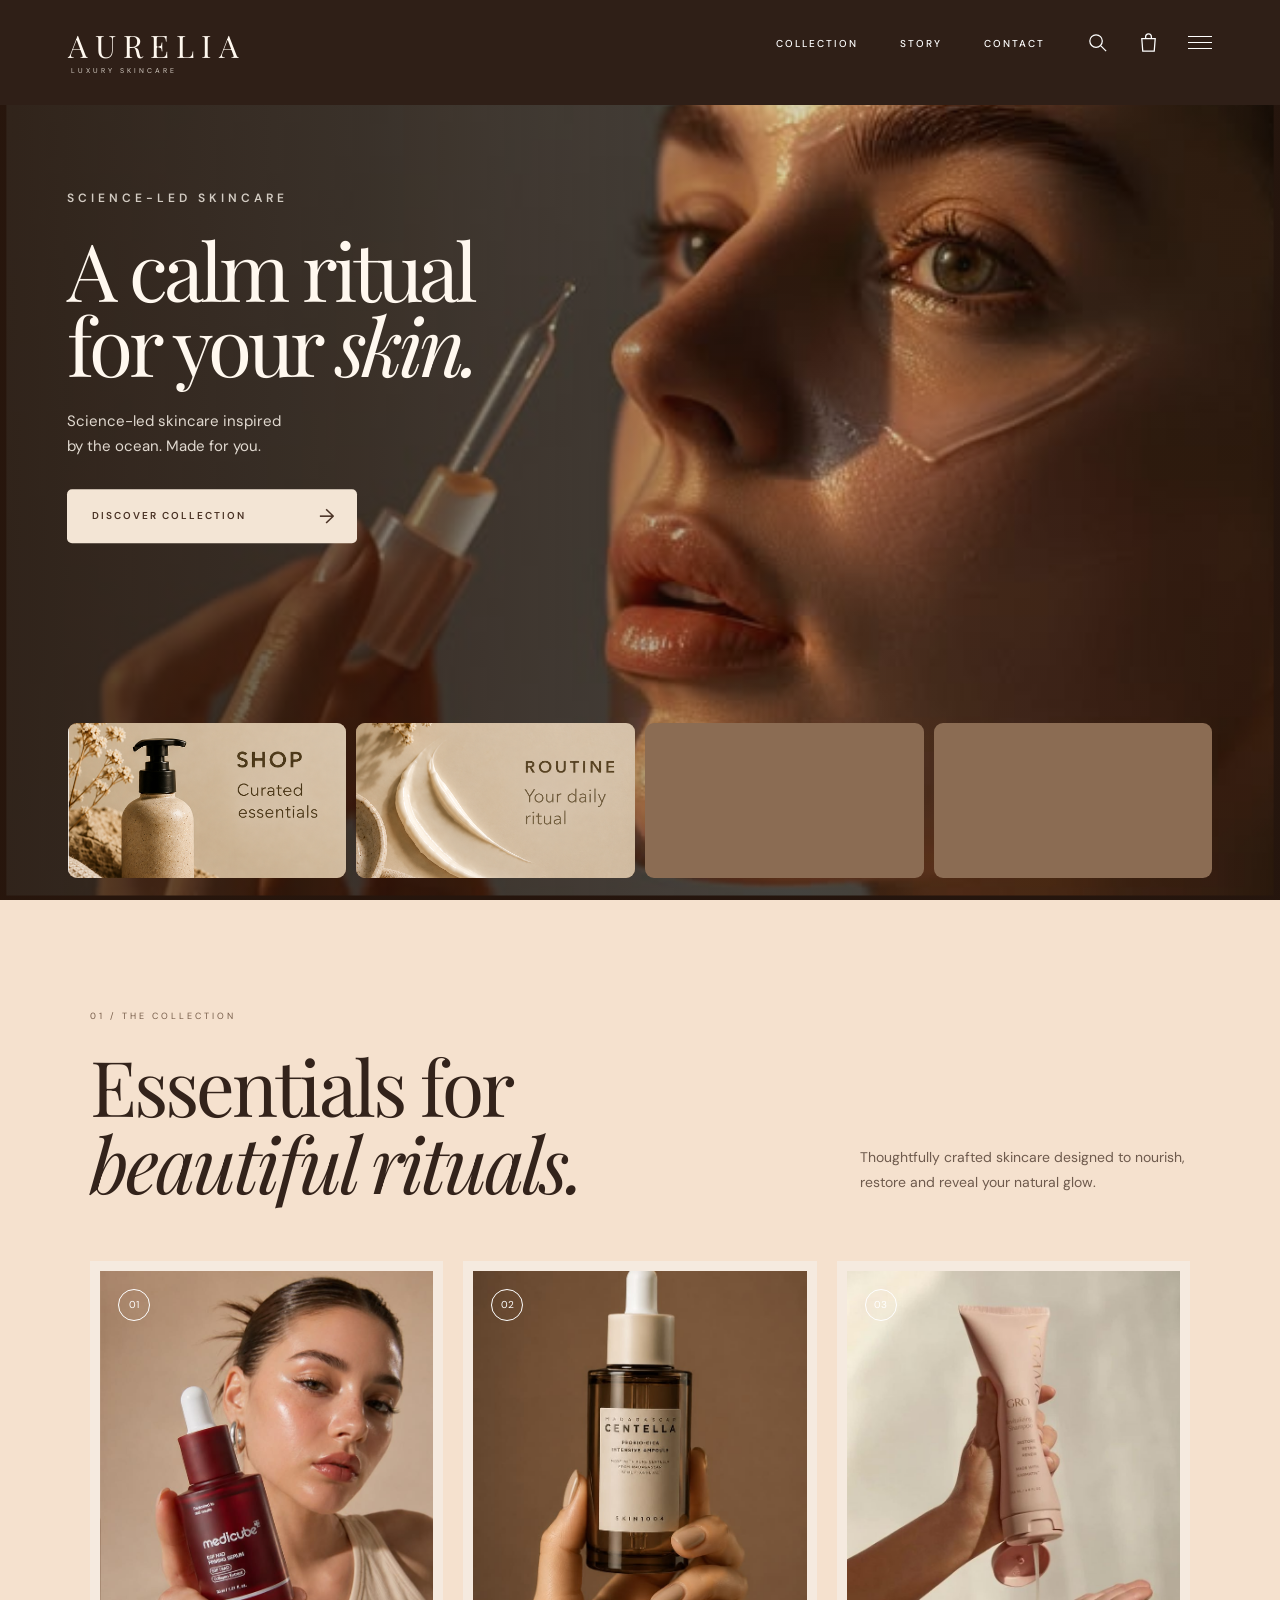
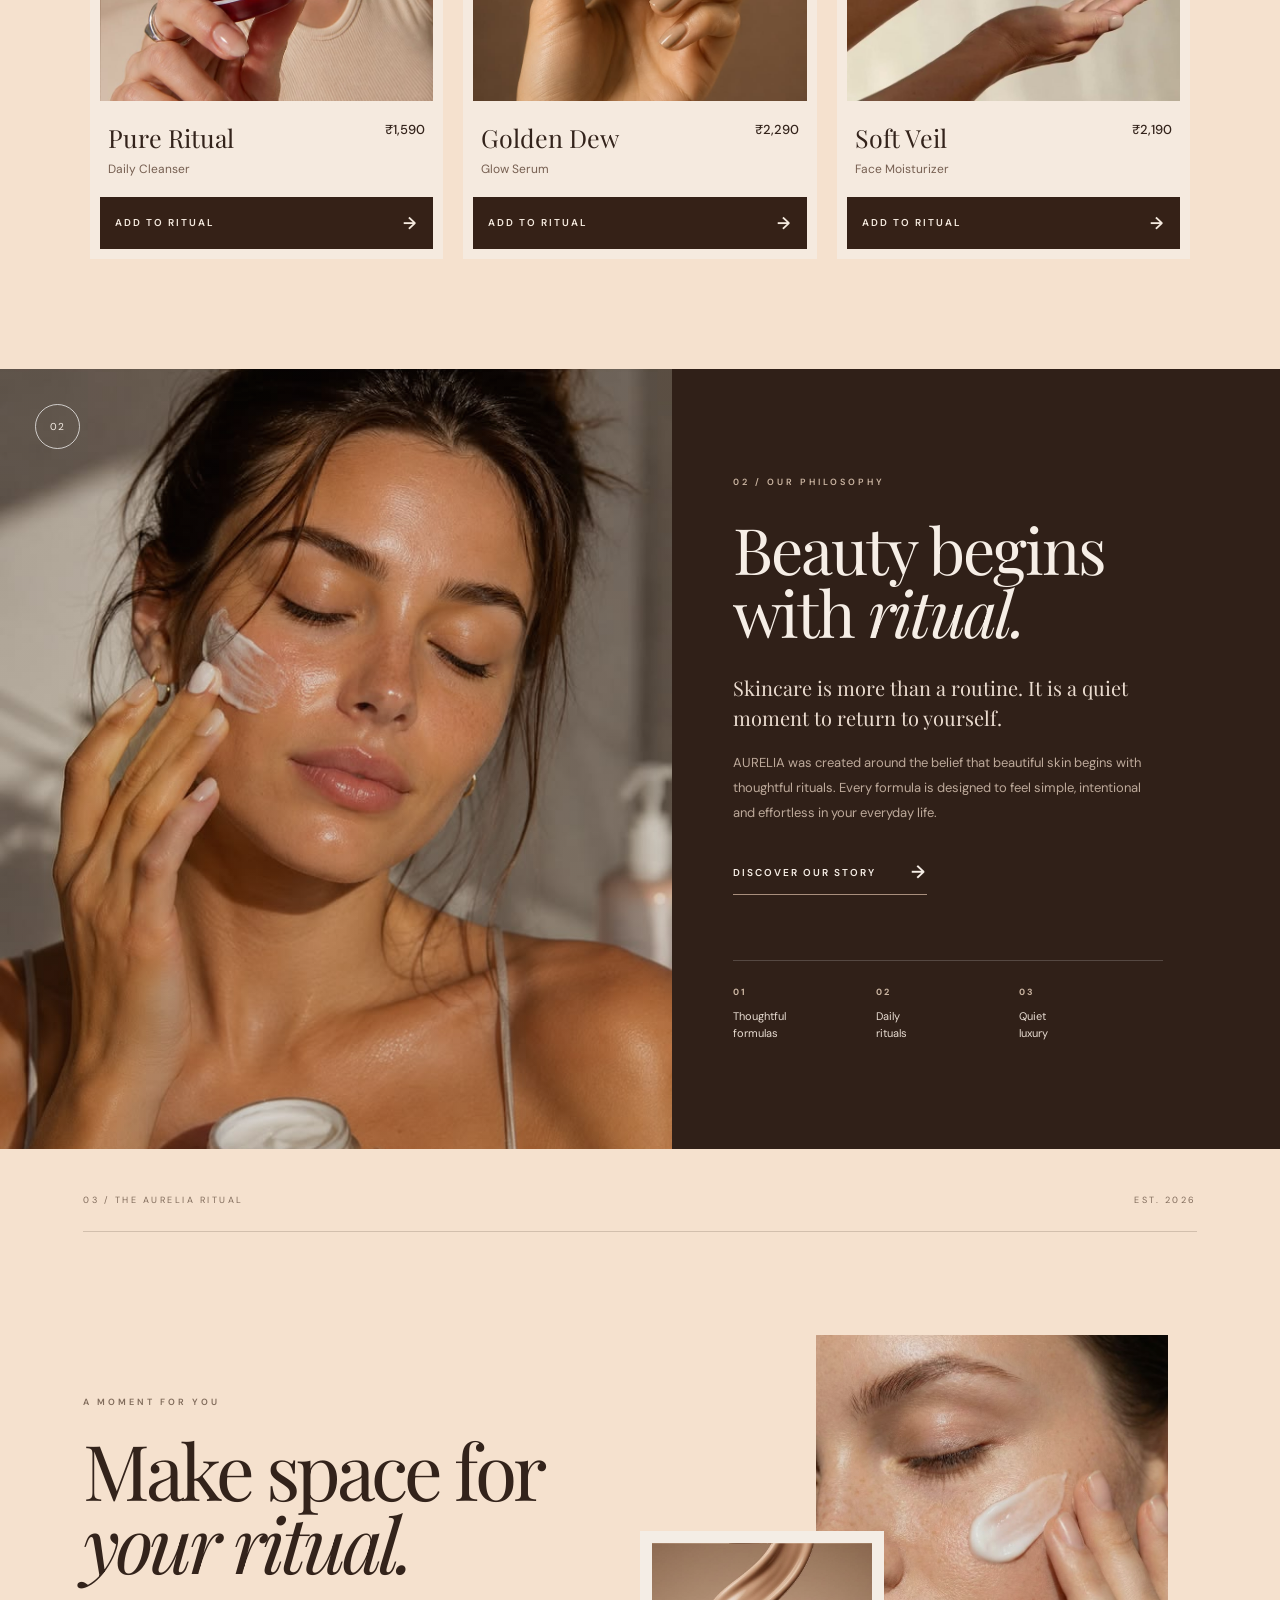
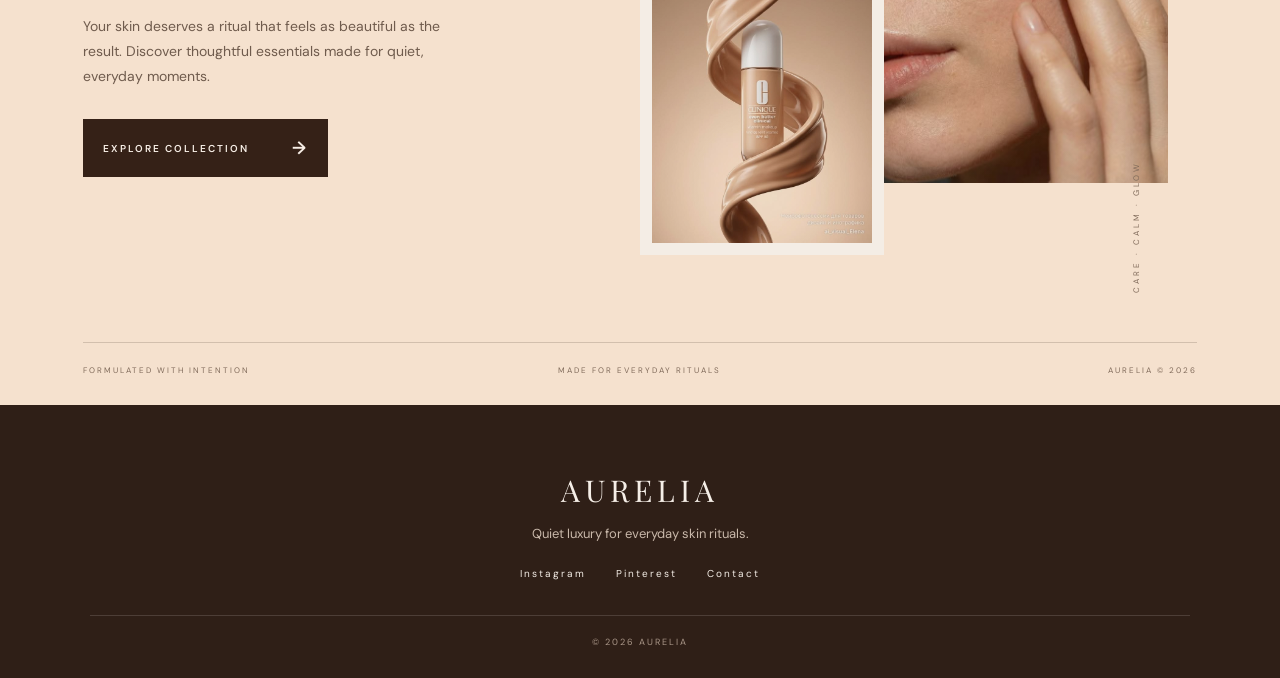
<file: WebDev-L1-LandingPage/index.html>
<!doctype html>
<html lang="en">
  <head>
    <meta charset="UTF-8" />
    <meta name="viewport" content="width=device-width, initial-scale=1.0" />

    <title>AURELIA | Luxury Skincare</title>

    <link rel="preconnect" href="https://fonts.googleapis.com" />
    <link rel="preconnect" href="https://fonts.gstatic.com" crossorigin />

    <link
      href="https://fonts.googleapis.com/css2?family=DM+Sans:wght@400;500;600&family=Playfair+Display:ital,wght@0,400;1,400&display=swap"
      rel="stylesheet"
    />

    <link rel="stylesheet" href="style.css" />
  </head>

  <body>
    <!-- HERO -->

    <section class="hero" id="home">
      <div class="hero-image"></div>

      <div class="hero-overlay"></div>

      <!-- NAVBAR -->

      <header class="navbar">
        <a href="#home" class="logo">
          <span>AURELIA</span>
          <small>LUXURY SKINCARE</small>
        </a>

        <!-- NAVIGATION LINKS -->

        <nav class="nav-links">
          <a href="#collection">COLLECTION</a>

          <a href="#story">STORY</a>

          <a href="#contact">CONTACT</a>
        </nav>

        <!-- NAV ICONS -->

        <div class="nav-icons">
          <a href="#" aria-label="Search">
            <svg viewBox="0 0 24 24">
              <circle cx="10.5" cy="10.5" r="6.5"></circle>
              <line x1="15.5" y1="15.5" x2="21" y2="21"></line>
            </svg>
          </a>

          <a href="#" aria-label="Shopping bag">
            <svg viewBox="0 0 24 24">
              <path d="M5 8h14l-1 13H6L5 8z"></path>
              <path d="M9 8V6a3 3 0 0 1 6 0v2"></path>
            </svg>
          </a>

          <a href="#" class="menu">
            <span></span>
            <span></span>
            <span></span>
          </a>
        </div>
      </header>

      <!-- HERO CONTENT -->

      <div class="hero-content">
        <p class="eyebrow">SCIENCE-LED SKINCARE</p>

        <h1>
          A calm ritual
          <br />
          for your <em>skin.</em>
        </h1>

        <p class="description">
          Science-led skincare inspired
          <br />
          by the ocean. Made for you.
        </p>

        <a href="#collection" class="discover-btn">
          <span>DISCOVER COLLECTION</span>
          <strong>→</strong>
        </a>
      </div>

      <!-- BOTTOM CARDS -->

      <div class="hero-cards">
        <a href="#collection" class="hero-card">
          <div class="card-background card-shop"></div>
        </a>

        <a href="#collection" class="hero-card">
          <div class="card-background card-routine"></div>
        </a>

        <a href="#story" class="hero-card">
          <div class="card-background card-journal"></div>
        </a>

        <a href="#contact" class="hero-card">
          <div class="card-background card-profile"></div>
        </a>
      </div>
    </section>

    <!-- COLLECTION -->

    <section class="collection" id="collection">
      <div class="section-number">01 / THE COLLECTION</div>

      <div class="collection-heading">
        <h2>
          Essentials for
          <em>beautiful rituals.</em>
        </h2>

        <p>
          Thoughtfully crafted skincare designed to nourish, restore and reveal
          your natural glow.
        </p>
      </div>

      <div class="collection-products">
        <div class="product">
          <div class="product-image product-one">
            <span>01</span>
          </div>

          <div class="product-info">
            <div>
              <h3>Pure Ritual</h3>
              <p>Daily Cleanser</p>
            </div>

            <strong>₹1,590</strong>
          </div>

          <a href="#" class="product-button">
            ADD TO RITUAL
            <span>→</span>
          </a>
        </div>

        <div class="product">
          <div class="product-image product-two">
            <span>02</span>
          </div>

          <div class="product-info">
            <div>
              <h3>Golden Dew</h3>
              <p>Glow Serum</p>
            </div>

            <strong>₹2,290</strong>
          </div>

          <a href="#" class="product-button">
            ADD TO RITUAL
            <span>→</span>
          </a>
        </div>

        <div class="product">
          <div class="product-image product-three">
            <span>03</span>
          </div>

          <div class="product-info">
            <div>
              <h3>Soft Veil</h3>
              <p>Face Moisturizer</p>
            </div>

            <strong>₹2,190</strong>
          </div>

          <a href="#" class="product-button">
            ADD TO RITUAL
            <span>→</span>
          </a>
        </div>
      </div>
    </section>

    <!-- STORY -->

    <section class="story" id="story">
      <div class="story-image">
        <div class="story-image-number">02</div>
      </div>

      <div class="story-content">
        <span class="story-label"> 02 / OUR PHILOSOPHY </span>

        <h2>Beauty begins with <em>ritual.</em></h2>

        <p class="story-intro">
          Skincare is more than a routine. It is a quiet moment to return to
          yourself.
        </p>

        <p>
          AURELIA was created around the belief that beautiful skin begins with
          thoughtful rituals. Every formula is designed to feel simple,
          intentional and effortless in your everyday life.
        </p>

        <a href="#contact" class="story-link">
          DISCOVER OUR STORY
          <span>→</span>
        </a>

        <div class="story-details">
          <div>
            <strong>01</strong>
            <span>Thoughtful<br />formulas</span>
          </div>

          <div>
            <strong>02</strong>
            <span>Daily<br />rituals</span>
          </div>

          <div>
            <strong>03</strong>
            <span>Quiet<br />luxury</span>
          </div>
        </div>
      </div>
    </section>

    <!-- CONTACT / CTA -->

    <section class="final-section" id="contact">
      <div class="final-top">
        <span>03 / THE AURELIA RITUAL</span>

        <span>EST. 2026</span>
      </div>

      <div class="final-main">
        <div class="final-copy">
          <p class="final-eyebrow">A MOMENT FOR YOU</p>

          <h2>
            Make space for
            <em>your ritual.</em>
          </h2>

          <p class="final-description">
            Your skin deserves a ritual that feels as beautiful as the result.
            Discover thoughtful essentials made for quiet, everyday moments.
          </p>

          <a href="#collection" class="final-button">
            EXPLORE COLLECTION
            <span>→</span>
          </a>
        </div>

        <div class="final-visual">
          <div class="final-image final-image-one"></div>

          <div class="final-image final-image-two"></div>

          <span class="final-image-text"> CARE · CALM · GLOW </span>
        </div>
      </div>

      <div class="final-bottom">
        <span>FORMULATED WITH INTENTION</span>

        <span>MADE FOR EVERYDAY RITUALS</span>

        <span>AURELIA © 2026</span>
      </div>
    </section>

    <!-- FOOTER -->

    <footer>
      <div class="footer-logo">AURELIA</div>

      <p>Quiet luxury for everyday skin rituals.</p>

      <div class="footer-links">
        <a href="#home">Instagram</a>

        <a href="#home">Pinterest</a>

        <a href="#contact">Contact</a>
      </div>

      <small> © 2026 AURELIA </small>
    </footer>
  </body>
</html>
</file>
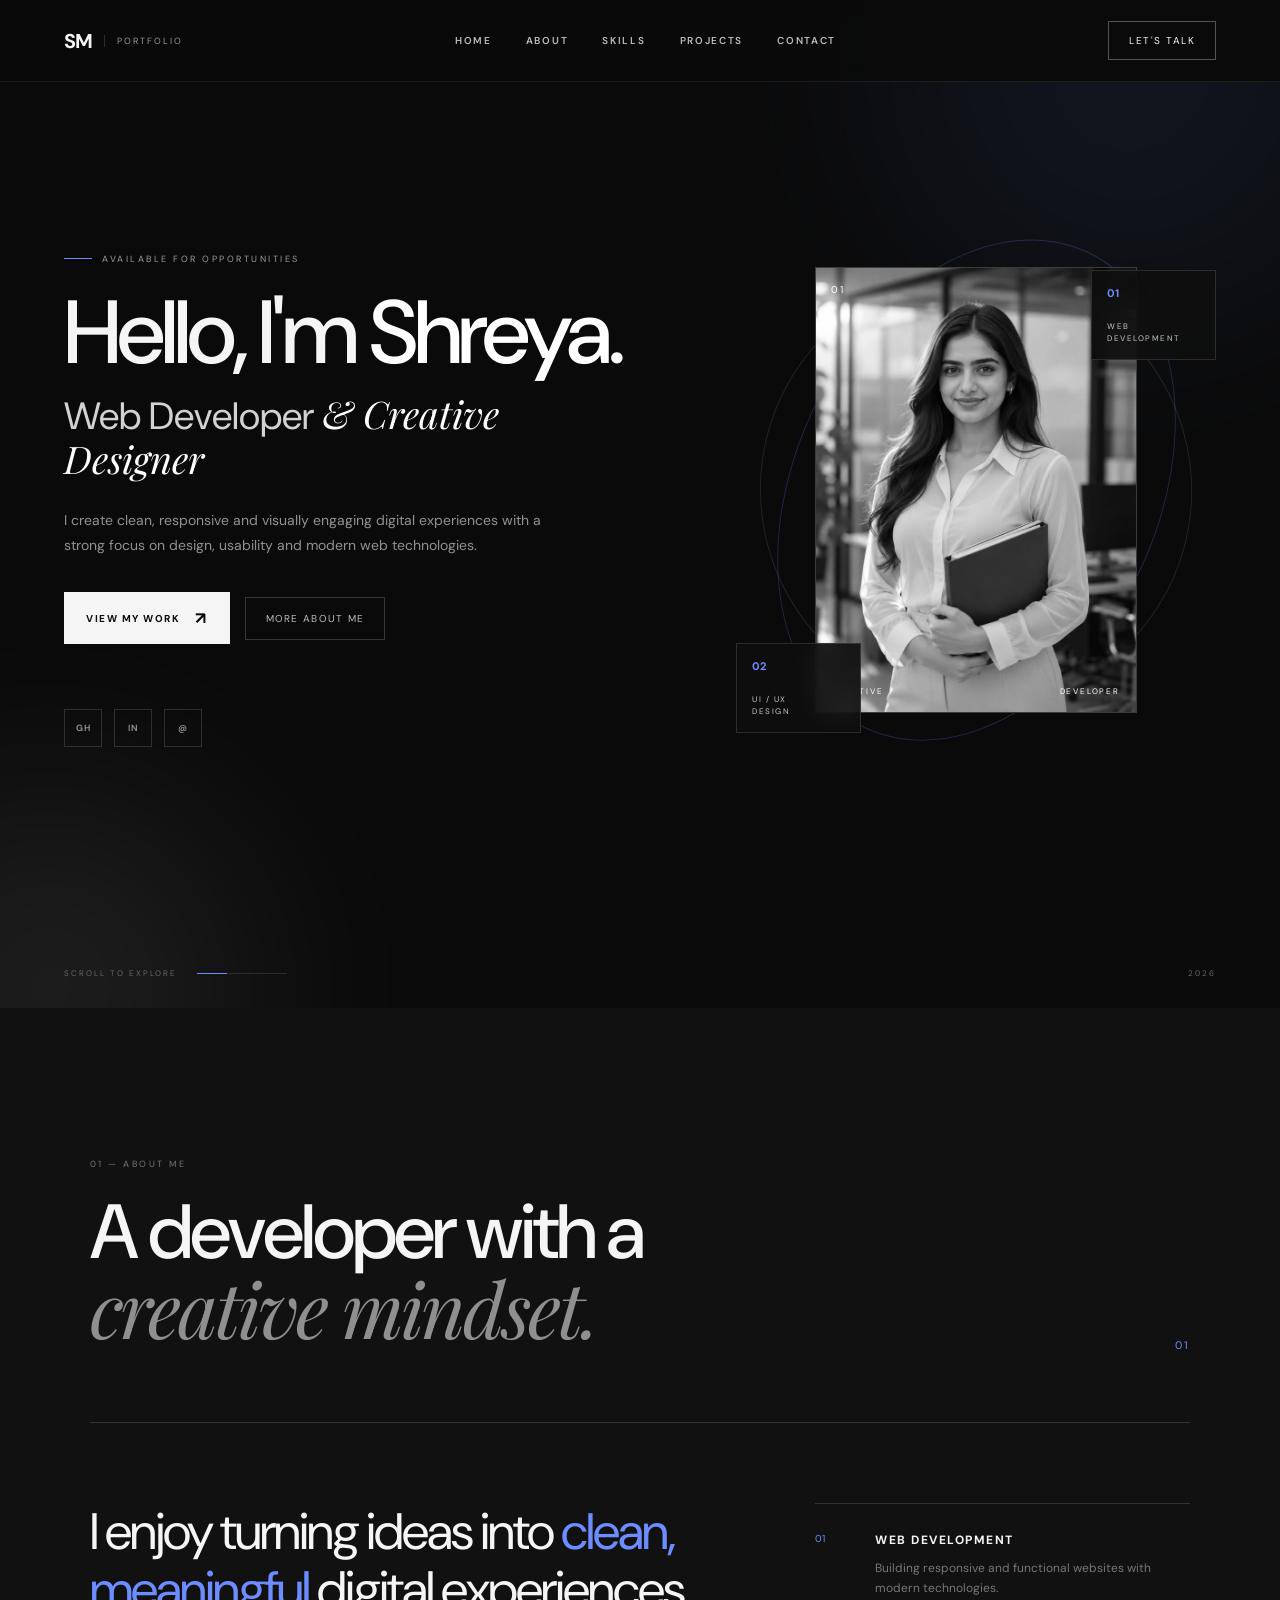
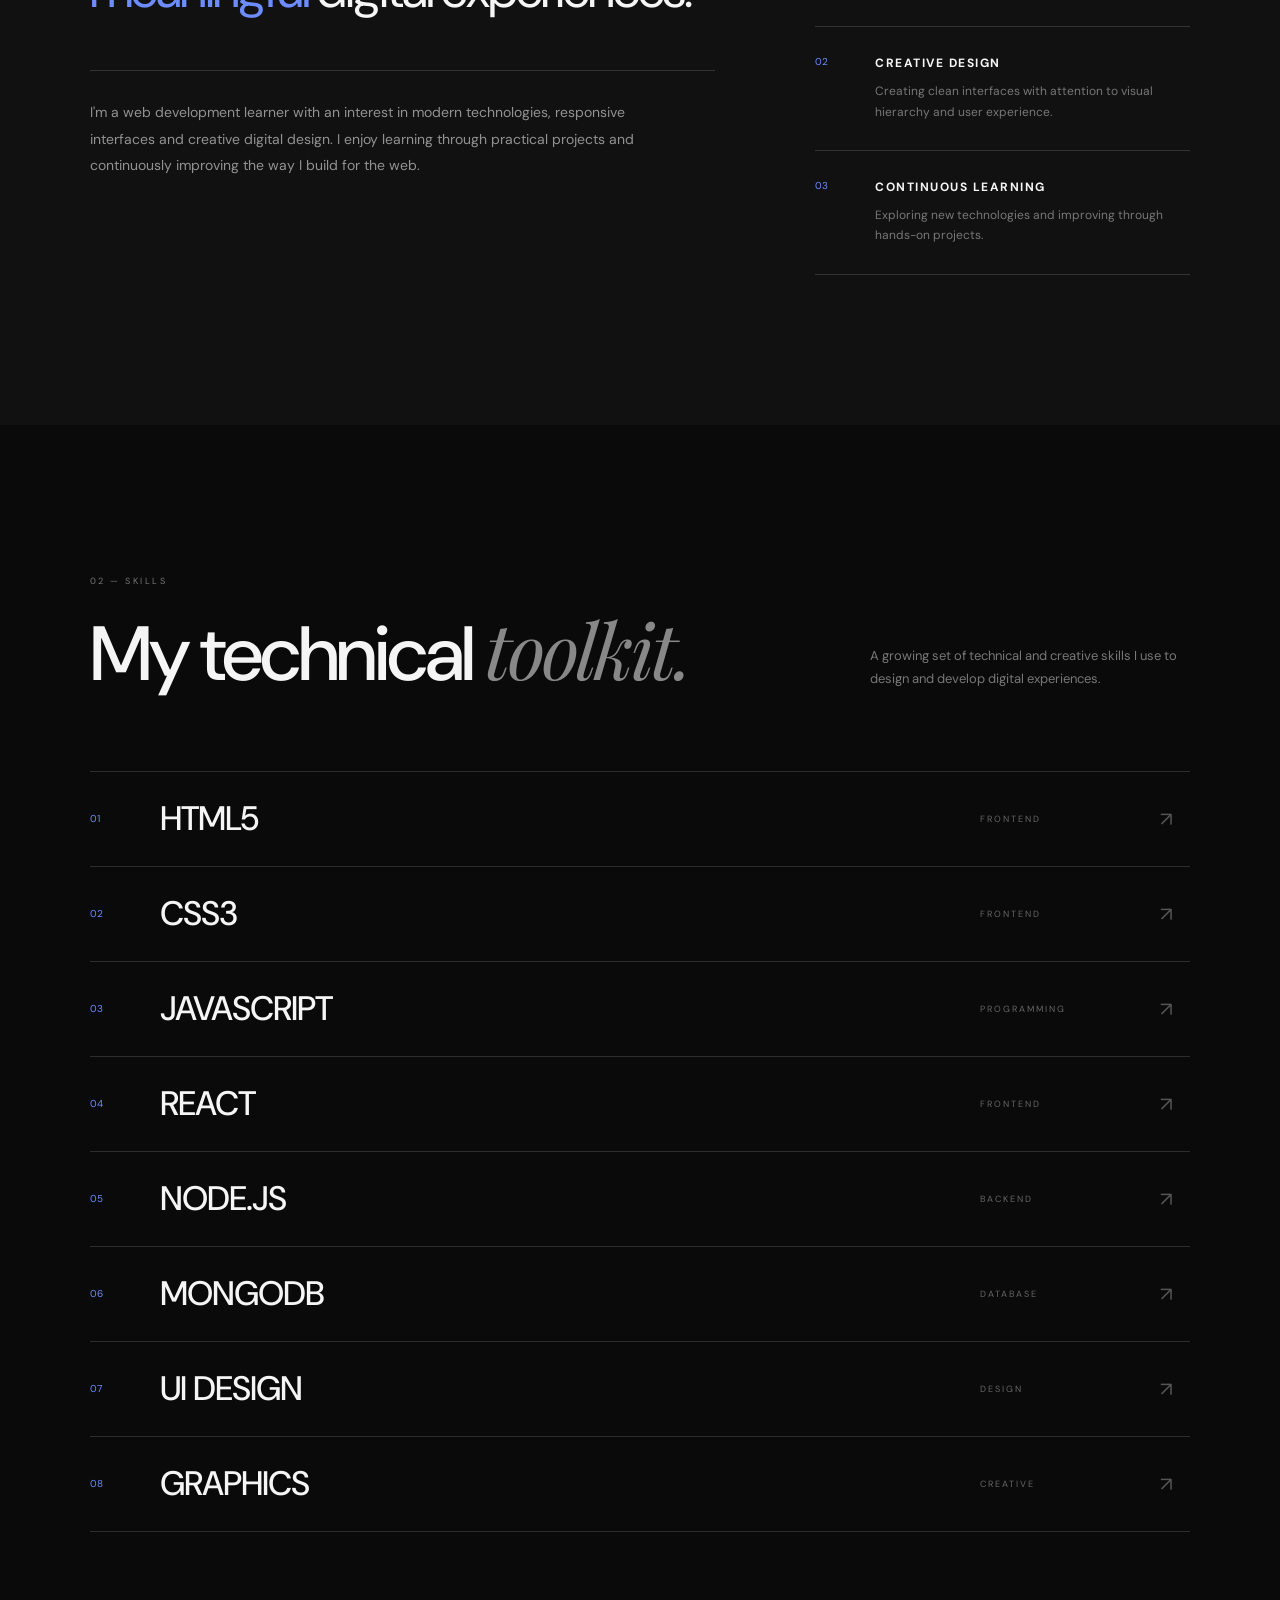
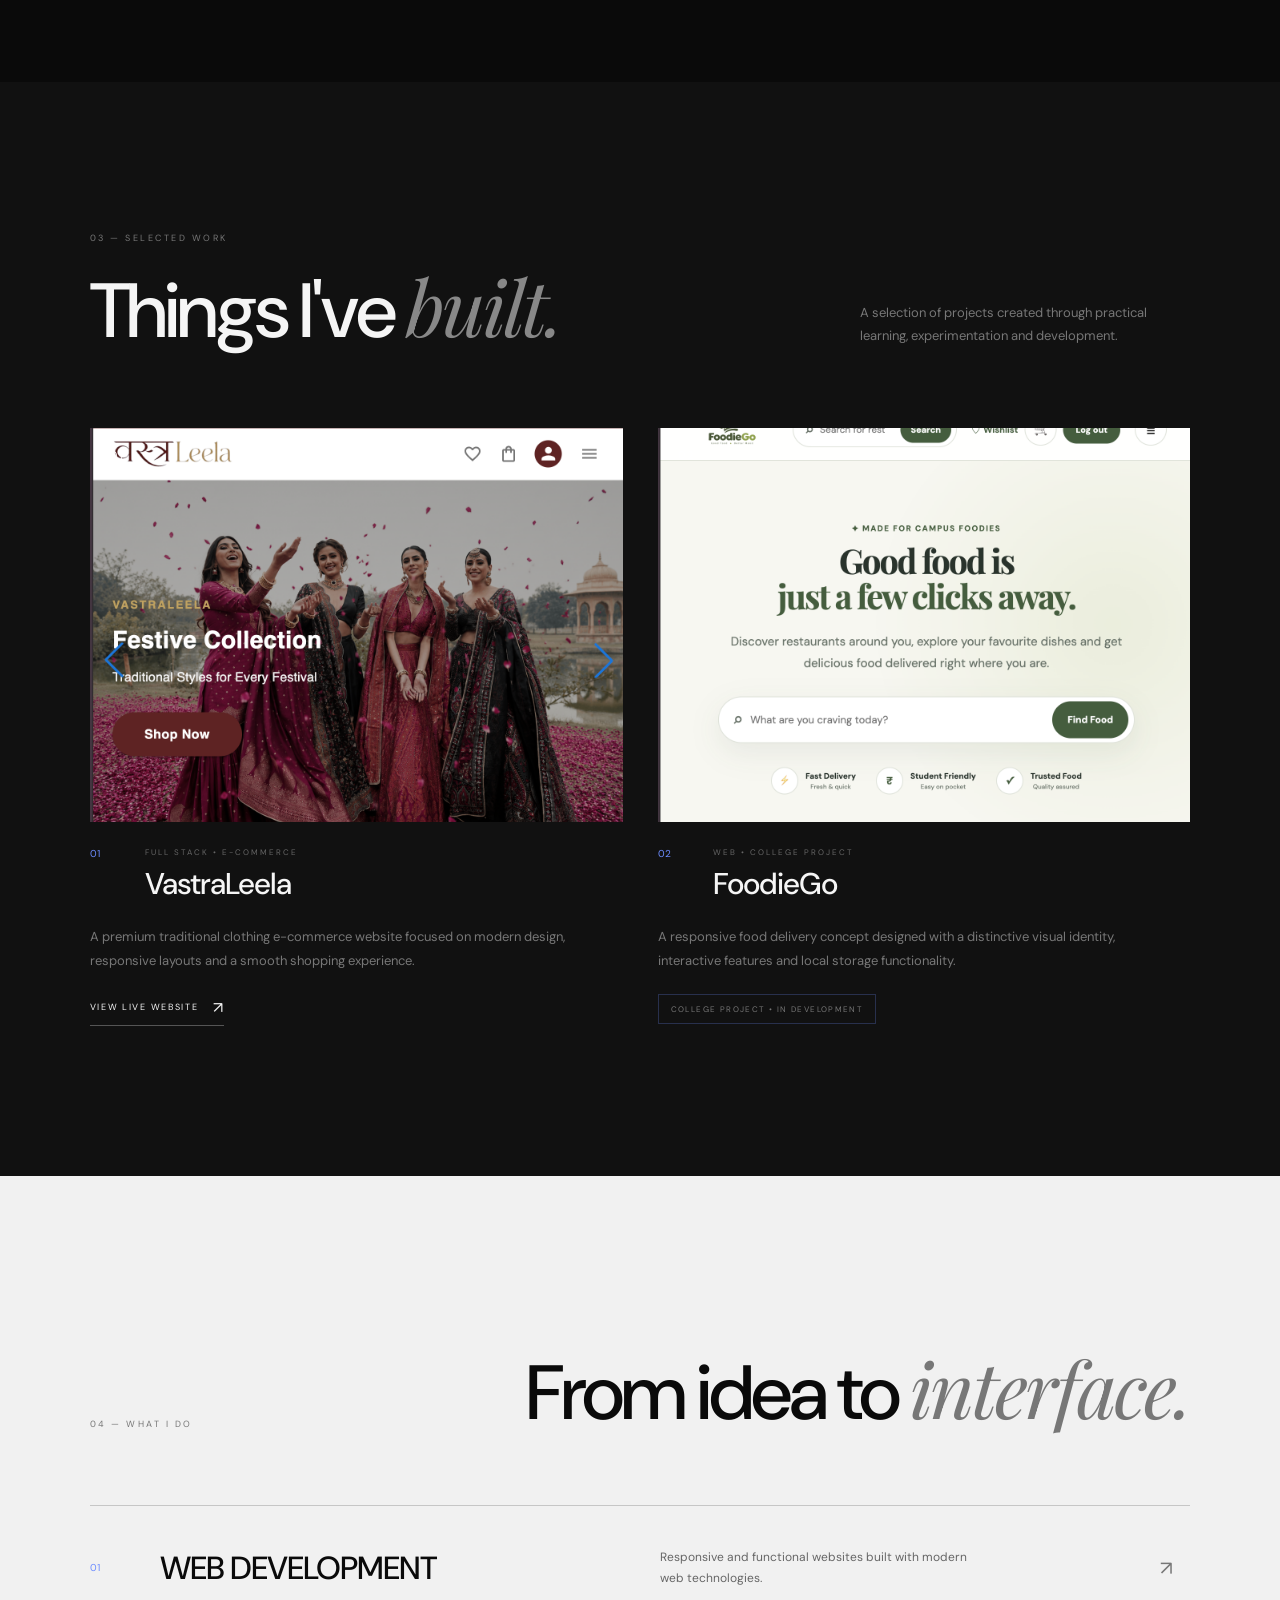
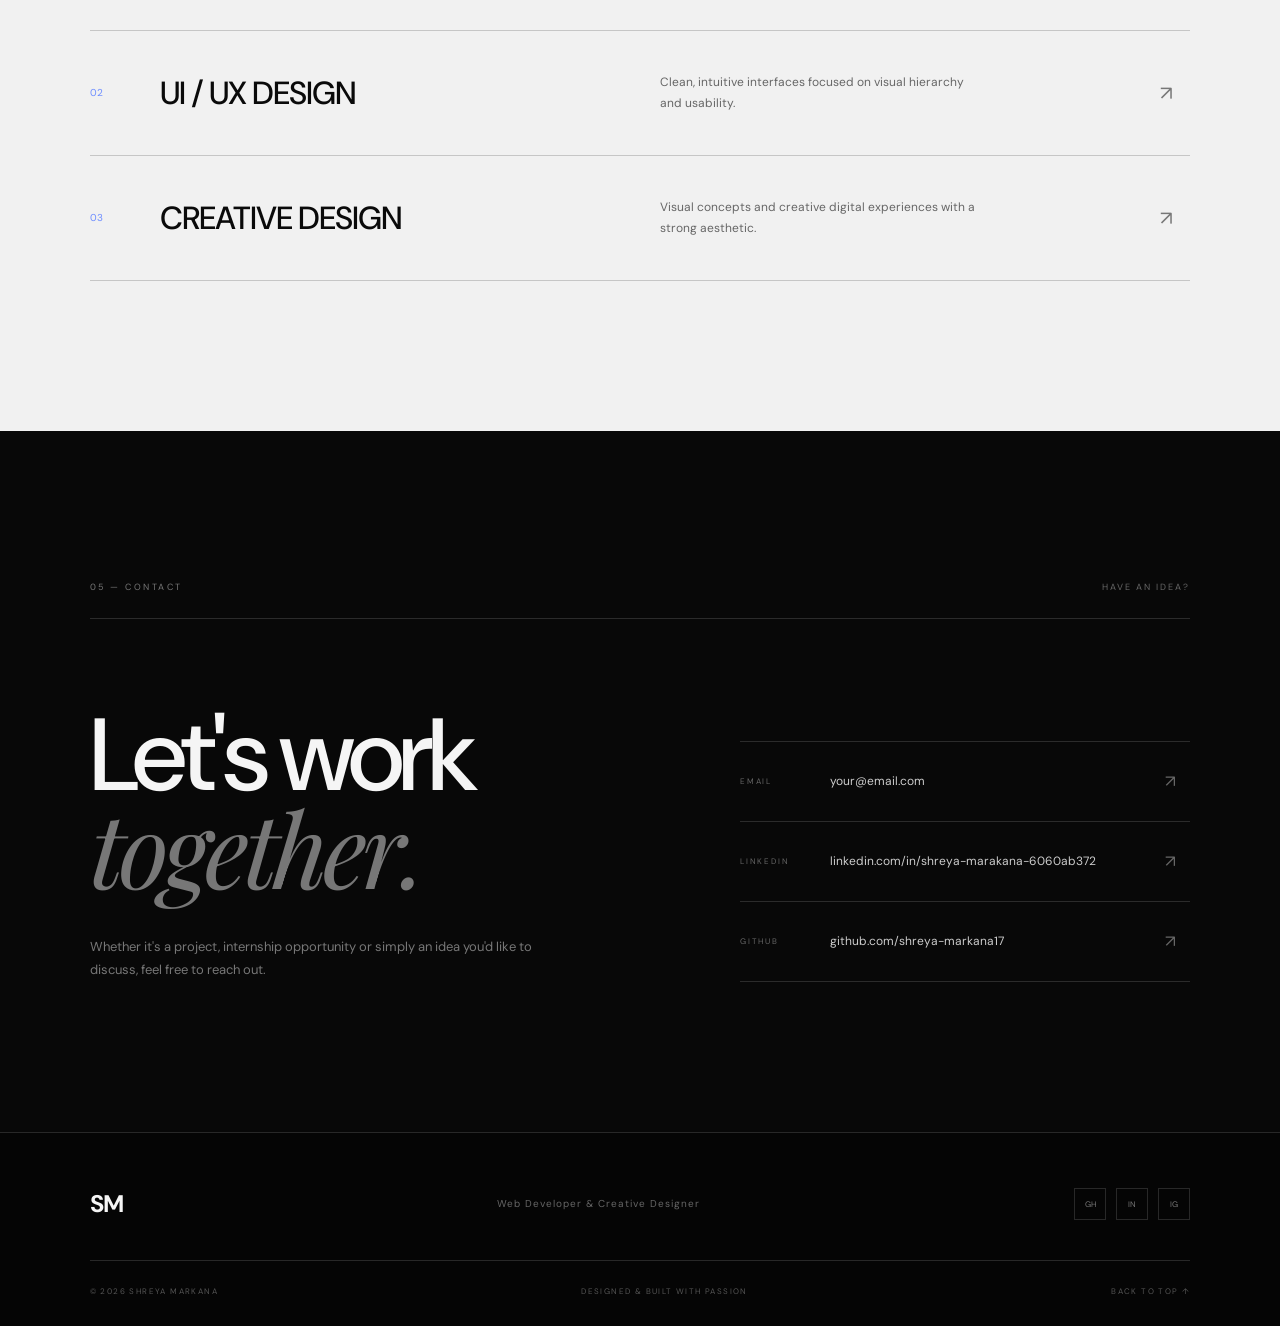
<file: WebDev-L1-T2-Portfolio/index.html>
<!DOCTYPE html>
<html lang="en">
<head>
    <meta charset="UTF-8">
    <meta name="viewport" content="width=device-width, initial-scale=1.0">

    <meta
        name="description"
        content="Personal portfolio of Shreya Markana - Web Developer and Creative Designer."
    >

    <title>Shreya Markana | Portfolio</title>

    <link rel="preconnect" href="https://fonts.googleapis.com">
    <link rel="preconnect" href="https://fonts.gstatic.com" crossorigin>

    <link
        href="https://fonts.googleapis.com/css2?family=DM+Sans:wght@400;500;600;700&family=Playfair+Display:ital,wght@0,400;0,500;1,400;1,500&display=swap"
        rel="stylesheet"
    >

    <link rel="stylesheet" href="style.css">
</head>

<body>

<header class="navbar">

    <a href="#home" class="logo">
        <span>SM</span>
        <small>PORTFOLIO</small>
    </a>

    <nav class="nav-links">
        <a href="#home">HOME</a>
        <a href="#about">ABOUT</a>
        <a href="#skills">SKILLS</a>
        <a href="#projects">PROJECTS</a>
        <a href="#contact">CONTACT</a>
    </nav>

    <a href="#contact" class="nav-button">
        LET'S TALK
    </a>

</header>


<main>

<!-- ================= HERO ================= -->

<section class="hero" id="home">

    <div class="hero-background">
        <span class="orb orb-one"></span>
        <span class="orb orb-two"></span>
        <span class="grid-pattern"></span>
    </div>

    <div class="hero-content">

        <div class="hero-text">

            <p class="hero-label">
                <span></span>
                AVAILABLE FOR OPPORTUNITIES
            </p>

            <h1>
                Hello, I'm <span>Shreya.</span>
            </h1>

            <h2>
                Web Developer <em>& Creative Designer</em>
            </h2>

            <p class="hero-description">
                I create clean, responsive and visually engaging
                digital experiences with a strong focus on design,
                usability and modern web technologies.
            </p>

            <div class="hero-actions">

                <a href="#projects" class="primary-button">
                    VIEW MY WORK <span>↗</span>
                </a>

                <a href="#about" class="secondary-button">
                    MORE ABOUT ME
                </a>

            </div>

            <div class="hero-socials">

                <a
                    href="https://github.com/shreya-markana17"
                    target="_blank"
                    rel="noopener noreferrer"
                    aria-label="GitHub"
                >
                    GH
                </a>

                <a
                    href="https://www.linkedin.com/in/shreya-marakana-6060ab372/"
                    target="_blank"
                    rel="noopener noreferrer"
                    aria-label="LinkedIn"
                >
                    IN
                </a>

                <a
                    href="mailto:your@email.com"
                    aria-label="Email"
                >
                    @
                </a>

            </div>

        </div>


        <div class="hero-visual">

            <div class="visual-ring ring-one"></div>
            <div class="visual-ring ring-two"></div>

            <div class="photo-frame">

                <div class="photo-number">
                    01
                </div>

                <img
                    src="assets/portfolio-1.jpeg"
                    alt="Shreya Markana"
                >

                <div class="photo-caption">
                    <span>CREATIVE</span>
                    <span>DEVELOPER</span>
                </div>

            </div>


            <div class="floating-card card-top">

                <strong>01</strong>

                <span>
                    WEB<br>
                    DEVELOPMENT
                </span>

            </div>


            <div class="floating-card card-bottom">

                <strong>02</strong>

                <span>
                    UI / UX<br>
                    DESIGN
                </span>

            </div>

        </div>

    </div>


    <div class="hero-bottom">

        <span>
            SCROLL TO EXPLORE
        </span>

        <div class="scroll-line">
            <span></span>
        </div>

        <span>
            2026
        </span>

    </div>

</section>


<!-- ================= ABOUT ================= -->

<section class="about section-dark" id="about">

    <div class="about-header">

        <div>

            <p class="section-label">
                01 — ABOUT ME
            </p>

            <h2>
                A developer with a
                <em>creative mindset.</em>
            </h2>

        </div>

        <span class="section-number">
            01
        </span>

    </div>


    <div class="about-layout">

        <div class="about-intro">

            <p class="about-big-text">
                I enjoy turning ideas into
                <span>clean, meaningful</span>
                digital experiences.
            </p>

            <div class="about-line"></div>

            <p class="about-description">
                I'm a web development learner with an interest in
                modern technologies, responsive interfaces and
                creative digital design. I enjoy learning through
                practical projects and continuously improving the
                way I build for the web.
            </p>

        </div>


        <div class="about-details">

            <div class="detail-item">

                <span>01</span>

                <div>
                    <h3>
                        WEB DEVELOPMENT
                    </h3>

                    <p>
                        Building responsive and functional
                        websites with modern technologies.
                    </p>
                </div>

            </div>


            <div class="detail-item">

                <span>02</span>

                <div>
                    <h3>
                        CREATIVE DESIGN
                    </h3>

                    <p>
                        Creating clean interfaces with attention
                        to visual hierarchy and user experience.
                    </p>
                </div>

            </div>


            <div class="detail-item">

                <span>03</span>

                <div>
                    <h3>
                        CONTINUOUS LEARNING
                    </h3>

                    <p>
                        Exploring new technologies and improving
                        through hands-on projects.
                    </p>
                </div>

            </div>

        </div>

    </div>

</section>


<!-- ================= SKILLS ================= -->

<section class="skills" id="skills">

    <div class="skills-header">

        <div>

            <p class="section-label">
                02 — SKILLS
            </p>

            <h2>
                My technical
                <em>toolkit.</em>
            </h2>

        </div>

        <p class="skills-intro">
            A growing set of technical and creative skills
            I use to design and develop digital experiences.
        </p>

    </div>


    <div class="skills-list">

        <div class="skill-row">
            <span class="skill-number">01</span>
            <h3>HTML5</h3>
            <span class="skill-type">FRONTEND</span>
            <span class="skill-arrow">↗</span>
        </div>

        <div class="skill-row">
            <span class="skill-number">02</span>
            <h3>CSS3</h3>
            <span class="skill-type">FRONTEND</span>
            <span class="skill-arrow">↗</span>
        </div>

        <div class="skill-row">
            <span class="skill-number">03</span>
            <h3>JAVASCRIPT</h3>
            <span class="skill-type">PROGRAMMING</span>
            <span class="skill-arrow">↗</span>
        </div>

        <div class="skill-row">
            <span class="skill-number">04</span>
            <h3>REACT</h3>
            <span class="skill-type">FRONTEND</span>
            <span class="skill-arrow">↗</span>
        </div>

        <div class="skill-row">
            <span class="skill-number">05</span>
            <h3>NODE.JS</h3>
            <span class="skill-type">BACKEND</span>
            <span class="skill-arrow">↗</span>
        </div>

        <div class="skill-row">
            <span class="skill-number">06</span>
            <h3>MONGODB</h3>
            <span class="skill-type">DATABASE</span>
            <span class="skill-arrow">↗</span>
        </div>

        <div class="skill-row">
            <span class="skill-number">07</span>
            <h3>UI DESIGN</h3>
            <span class="skill-type">DESIGN</span>
            <span class="skill-arrow">↗</span>
        </div>

        <div class="skill-row">
            <span class="skill-number">08</span>
            <h3>GRAPHICS</h3>
            <span class="skill-type">CREATIVE</span>
            <span class="skill-arrow">↗</span>
        </div>

    </div>

</section>


<!-- ================= PROJECTS ================= -->

<section class="projects section-dark" id="projects">

    <div class="projects-header">

        <div>

            <p class="section-label">
                03 — SELECTED WORK
            </p>

            <h2>
                Things I've
                <em>built.</em>
            </h2>

        </div>

        <p>
            A selection of projects created through practical
            learning, experimentation and development.
        </p>

    </div>


    <div class="project-grid">


        <!-- VASTRALEELA -->

        <article class="project-card">

            <div class="project-image">

                <img
                    src="assets/port-2.png"
                    alt="VastraLeela project"
                >

                <div class="project-number">
                    01
                </div>

                <a
                    href="https://vastraleela-fe.vercel.app/"
                    class="project-view"
                    target="_blank"
                    rel="noopener noreferrer"
                >
                    VIEW LIVE PROJECT ↗
                </a>

            </div>


            <div class="project-info">

                <div class="project-title">

                    <span>01</span>

                    <div>

                        <p>
                            FULL STACK • E-COMMERCE
                        </p>

                        <h3>
                            VastraLeela
                        </h3>

                    </div>

                </div>


                <p class="project-description">
                    A premium traditional clothing e-commerce
                    website focused on modern design, responsive
                    layouts and a smooth shopping experience.
                </p>


                <a
                    href="https://vastraleela-fe.vercel.app/"
                    class="github-link"
                    target="_blank"
                    rel="noopener noreferrer"
                >
                    VIEW LIVE WEBSITE
                    <span>↗</span>
                </a>

            </div>

        </article>


        <!-- FOODIEGO -->

        <article class="project-card">

            <div class="project-image">

                <img
                    src="assets/port3.png"
                    alt="FoodieGo project"
                >

                <div class="project-number">
                    02
                </div>

            </div>


            <div class="project-info">

                <div class="project-title">

                    <span>02</span>

                    <div>

                        <p>
                            WEB • COLLEGE PROJECT
                        </p>

                        <h3>
                            FoodieGo
                        </h3>

                    </div>

                </div>


                <p class="project-description">
                    A responsive food delivery concept designed
                    with a distinctive visual identity, interactive
                    features and local storage functionality.
                </p>


                <span class="project-status">
                    COLLEGE PROJECT • IN DEVELOPMENT
                </span>

            </div>

        </article>

    </div>

</section>


<!-- ================= SERVICES ================= -->

<section class="services">

    <div class="services-header">

        <p class="section-label">
            04 — WHAT I DO
        </p>

        <h2>
            From idea to
            <em>interface.</em>
        </h2>

    </div>


    <div class="services-list">

        <div class="service-row">

            <span>01</span>

            <h3>
                WEB DEVELOPMENT
            </h3>

            <p>
                Responsive and functional websites
                built with modern web technologies.
            </p>

            <span class="service-arrow">
                ↗
            </span>

        </div>


        <div class="service-row">

            <span>02</span>

            <h3>
                UI / UX DESIGN
            </h3>

            <p>
                Clean, intuitive interfaces focused
                on visual hierarchy and usability.
            </p>

            <span class="service-arrow">
                ↗
            </span>

        </div>


        <div class="service-row">

            <span>03</span>

            <h3>
                CREATIVE DESIGN
            </h3>

            <p>
                Visual concepts and creative digital
                experiences with a strong aesthetic.
            </p>

            <span class="service-arrow">
                ↗
            </span>

        </div>

    </div>

</section>


<!-- ================= CONTACT ================= -->

<section class="contact" id="contact">

    <div class="contact-top">

        <p class="section-label">
            05 — CONTACT
        </p>

        <span>
            HAVE AN IDEA?
        </span>

    </div>


    <div class="contact-content">

        <div class="contact-main">

            <h2>
                Let's work
                <em>together.</em>
            </h2>

            <p>
                Whether it's a project, internship opportunity
                or simply an idea you'd like to discuss,
                feel free to reach out.
            </p>

        </div>


        <div class="contact-details">

            <a href="mailto:your@email.com">

                <span>EMAIL</span>

                your@email.com

                <strong>↗</strong>

            </a>


            <a
                href="https://www.linkedin.com/in/shreya-marakana-6060ab372/"
                target="_blank"
                rel="noopener noreferrer"
            >

                <span>LINKEDIN</span>

                linkedin.com/in/shreya-marakana-6060ab372

                <strong>↗</strong>

            </a>


            <a
                href="https://github.com/shreya-markana17"
                target="_blank"
                rel="noopener noreferrer"
            >

                <span>GITHUB</span>

                github.com/shreya-markana17

                <strong>↗</strong>

            </a>

        </div>

    </div>

</section>

</main>


<!-- ================= FOOTER ================= -->

<footer>

    <div class="footer-top">

        <a href="#home" class="footer-logo">
            SM
        </a>

        <p>
            Web Developer & Creative Designer
        </p>

        <div class="footer-socials">

            <a
                href="https://github.com/shreya-markana17"
                target="_blank"
                rel="noopener noreferrer"
                aria-label="GitHub"
            >
                GH
            </a>

            <a
                href="https://www.linkedin.com/in/shreya-marakana-6060ab372/"
                target="_blank"
                rel="noopener noreferrer"
                aria-label="LinkedIn"
            >
                IN
            </a>

            <a href="#" aria-label="Instagram">
                IG
            </a>

        </div>

    </div>


    <div class="footer-bottom">

        <span>
            © 2026 SHREYA MARKANA
        </span>

        <span>
            DESIGNED & BUILT WITH PASSION
        </span>

        <a href="#home">
            BACK TO TOP ↑
        </a>

    </div>

</footer>


</body>
</html>
</file>
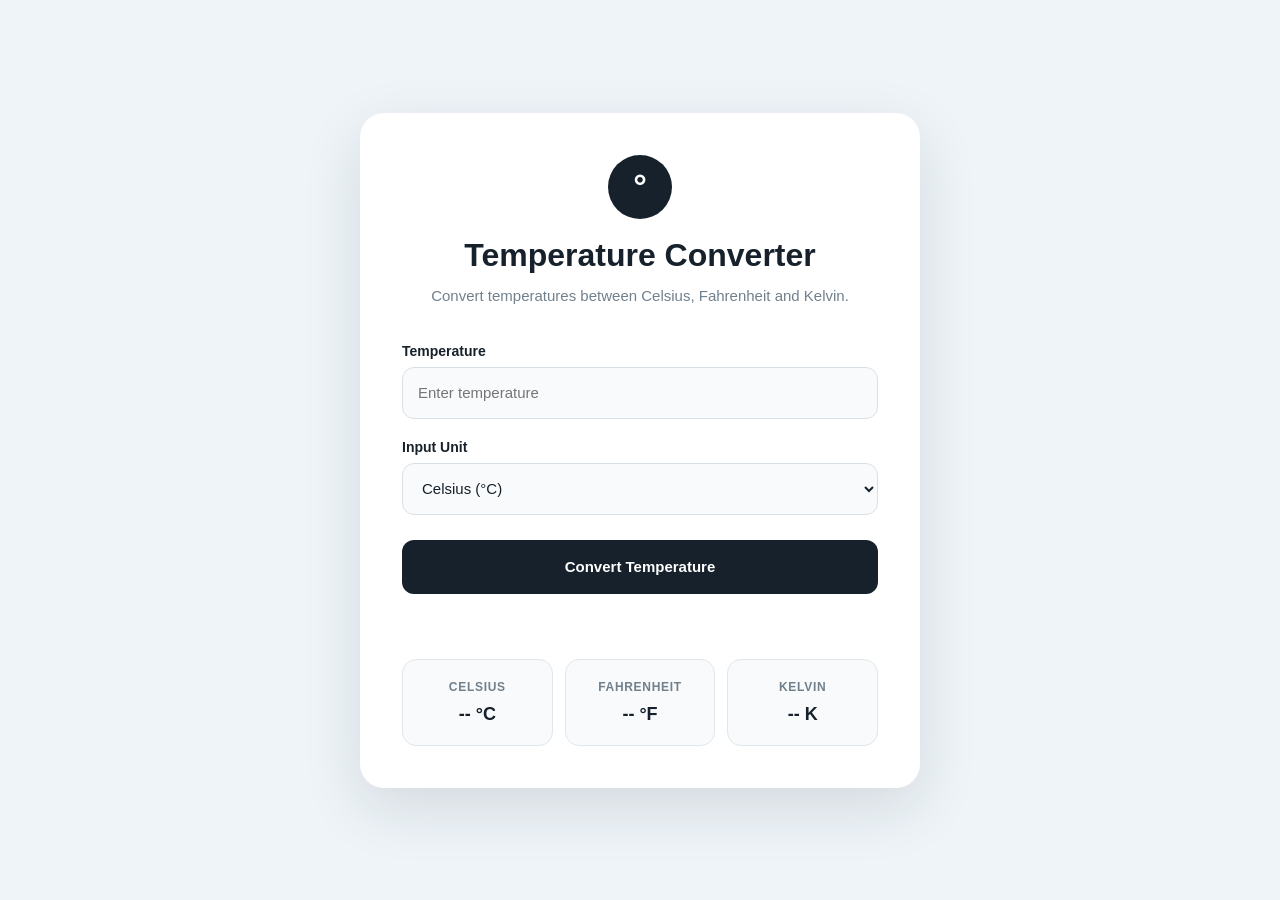
<file: WebDev-L1-T3-TemperatureConverter/index.html>
<!doctype html>
<html lang="en">
  <head>
    <meta charset="UTF-8" />
    <meta name="viewport" content="width=device-width, initial-scale=1.0" />

    <title>Temperature Converter</title>

    <link rel="stylesheet" href="style.css" />
  </head>

  <body>
    <main class="converter-wrapper">
      <section class="converter-card">
        <div class="heading">
          <span class="temperature-icon">°</span>

          <h1>Temperature Converter</h1>

          <p>Convert temperatures between Celsius, Fahrenheit and Kelvin.</p>
        </div>

        <div class="converter-form">
          <div class="input-group">
            <label for="temperature">Temperature</label>

            <input
              type="number"
              id="temperature"
              placeholder="Enter temperature"
              step="any"
            />
          </div>

          <div class="input-group">
            <label for="unit">Input Unit</label>

            <select id="unit">
              <option value="celsius">Celsius (°C)</option>
              <option value="fahrenheit">Fahrenheit (°F)</option>
              <option value="kelvin">Kelvin (K)</option>
            </select>
          </div>

          <button id="convertBtn" type="button">Convert Temperature</button>

          <p id="errorMessage" class="error-message"></p>
        </div>

        <div class="results" id="results">
          <div class="result-box">
            <span class="result-label">Celsius</span>
            <strong id="celsiusResult">-- °C</strong>
          </div>

          <div class="result-box">
            <span class="result-label">Fahrenheit</span>
            <strong id="fahrenheitResult">-- °F</strong>
          </div>

          <div class="result-box">
            <span class="result-label">Kelvin</span>
            <strong id="kelvinResult">-- K</strong>
          </div>
        </div>
      </section>
    </main>

    <script src="script.js"></script>
  </body>
</html>
</file>
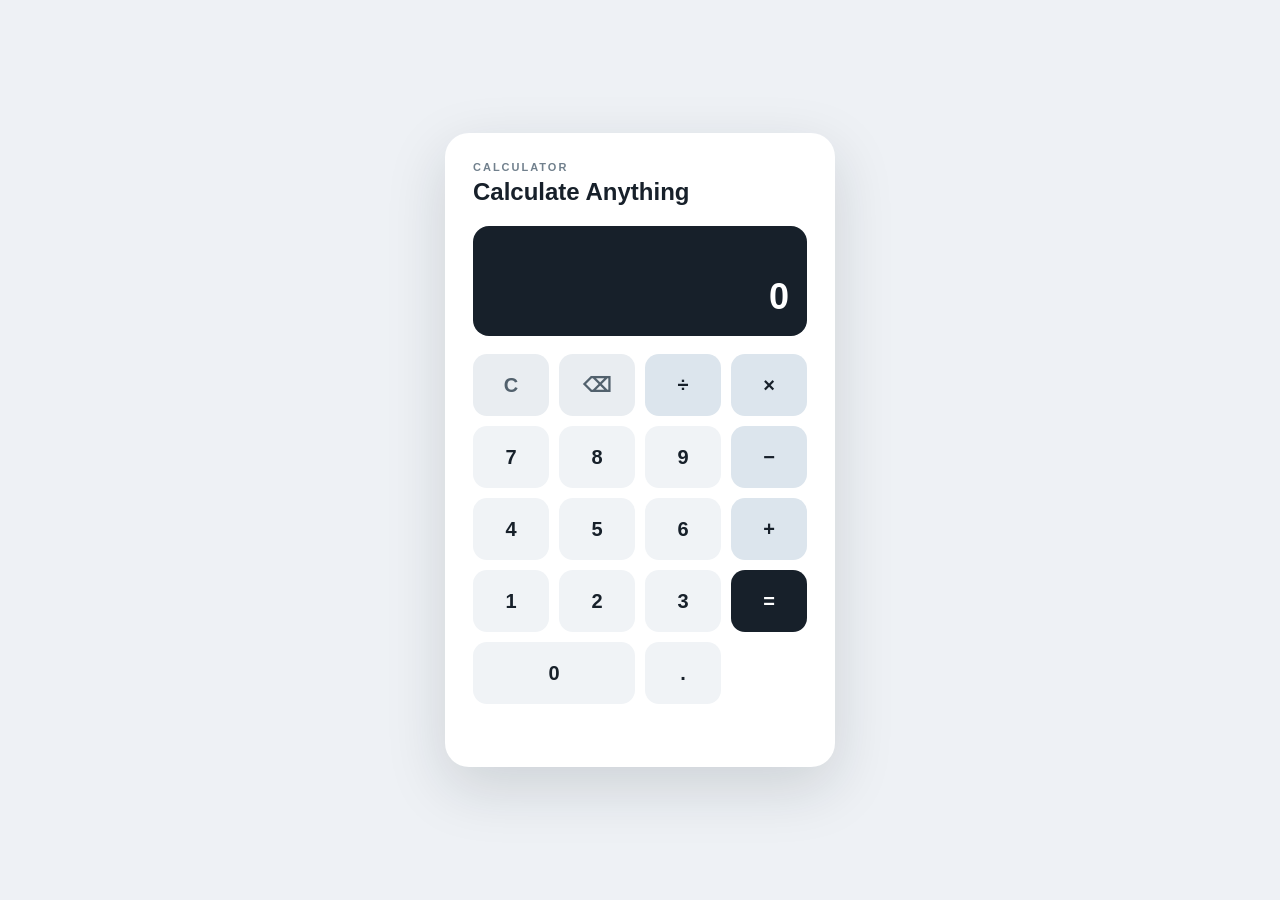
<file: WebDev-L2-T1-Calculator/index.html>
<!doctype html>
<html lang="en">
  <head>
    <meta charset="UTF-8" />
    <meta name="viewport" content="width=device-width, initial-scale=1.0" />

    <title>Calculator</title>

    <link rel="stylesheet" href="style.css" />
  </head>

  <body>
    <main class="calculator-wrapper">
      <section class="calculator">
        <div class="calculator-header">
          <p>CALCULATOR</p>
          <h1>Calculate Anything</h1>
        </div>

        <div class="display">
          <div id="previousDisplay"></div>
          <div id="currentDisplay">0</div>
        </div>

        <div class="buttons">
          <button class="action-btn" data-action="clear">C</button>
          <button class="action-btn" data-action="delete">⌫</button>
          <button class="operator" data-operator="÷">÷</button>
          <button class="operator" data-operator="×">×</button>

          <button class="number" data-number="7">7</button>
          <button class="number" data-number="8">8</button>
          <button class="number" data-number="9">9</button>
          <button class="operator" data-operator="−">−</button>

          <button class="number" data-number="4">4</button>
          <button class="number" data-number="5">5</button>
          <button class="number" data-number="6">6</button>
          <button class="operator" data-operator="+">+</button>

          <button class="number" data-number="1">1</button>
          <button class="number" data-number="2">2</button>
          <button class="number" data-number="3">3</button>
          <button class="equals" data-action="equals">=</button>

          <button class="number zero" data-number="0">0</button>
          <button class="number" data-number=".">.</button>
        </div>

        <p id="errorMessage" class="error-message"></p>
      </section>
    </main>

    <script src="script.js"></script>
  </body>
</html>
</file>
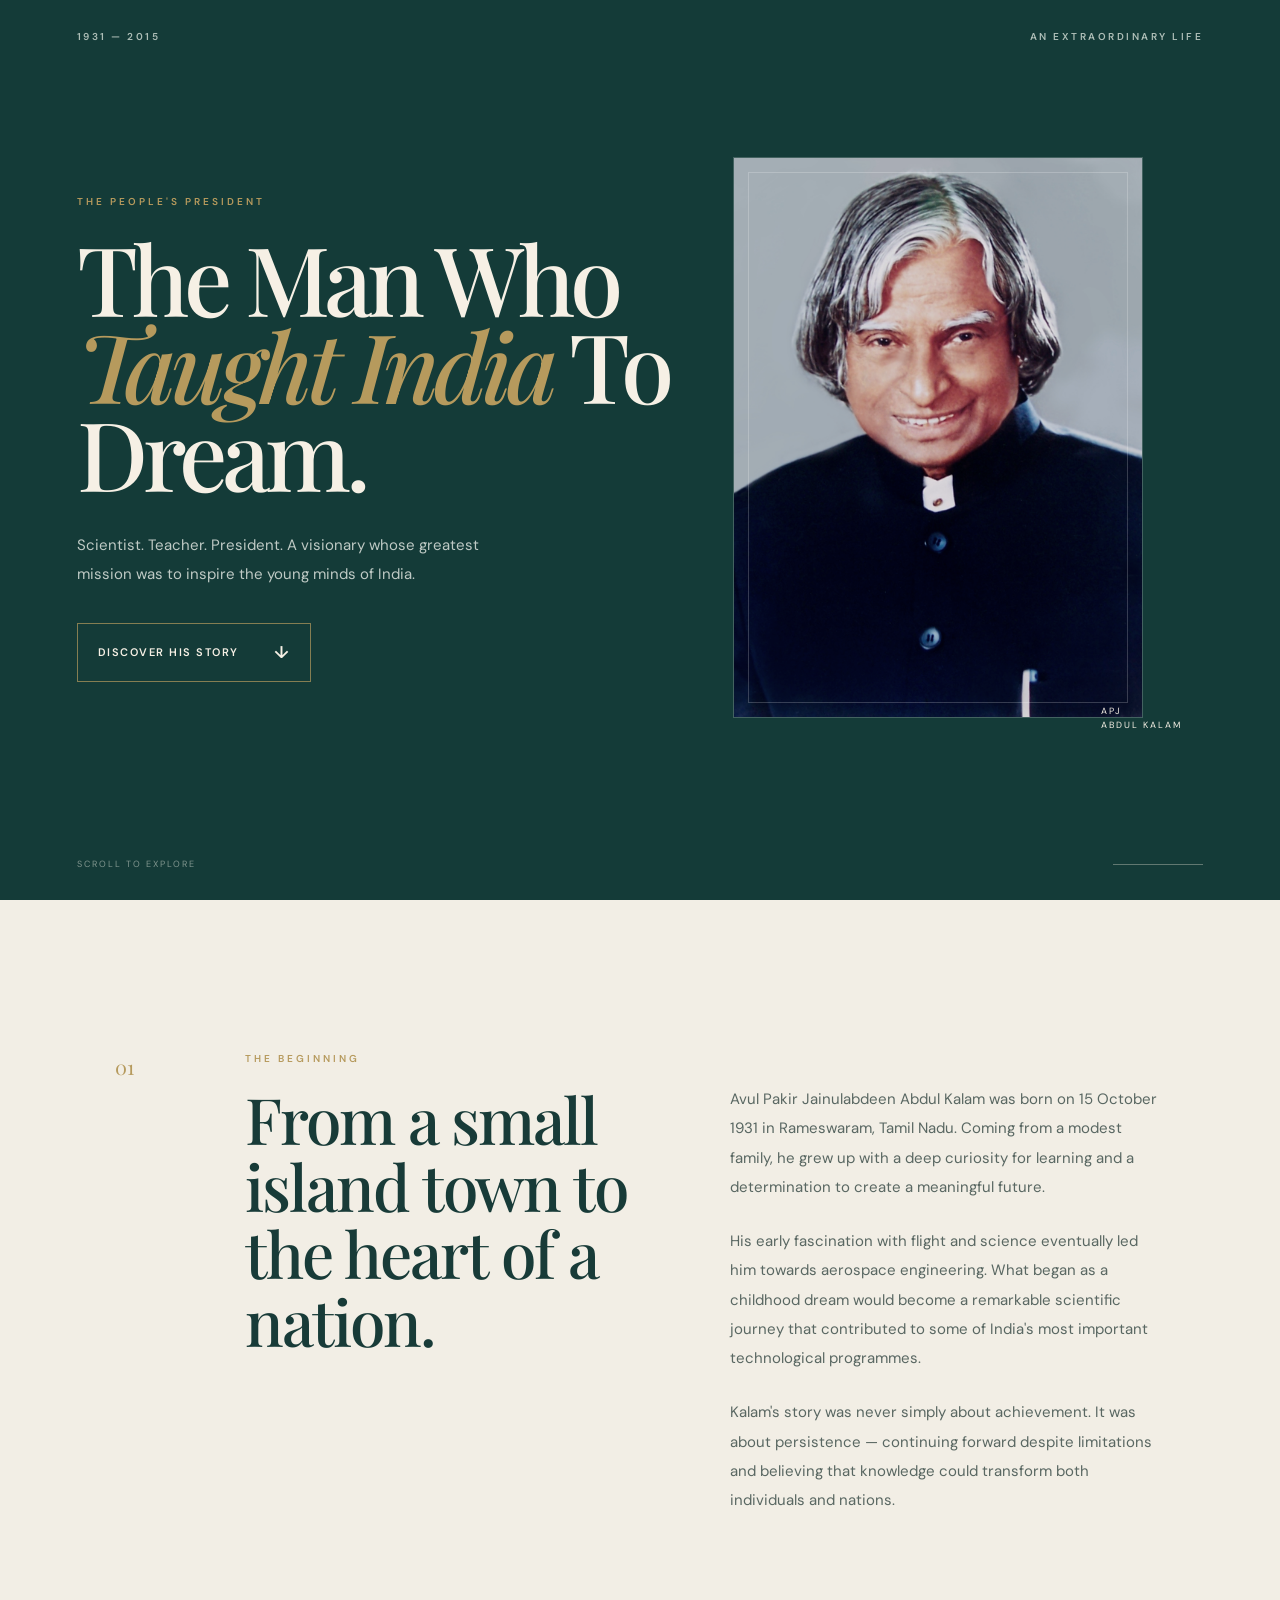
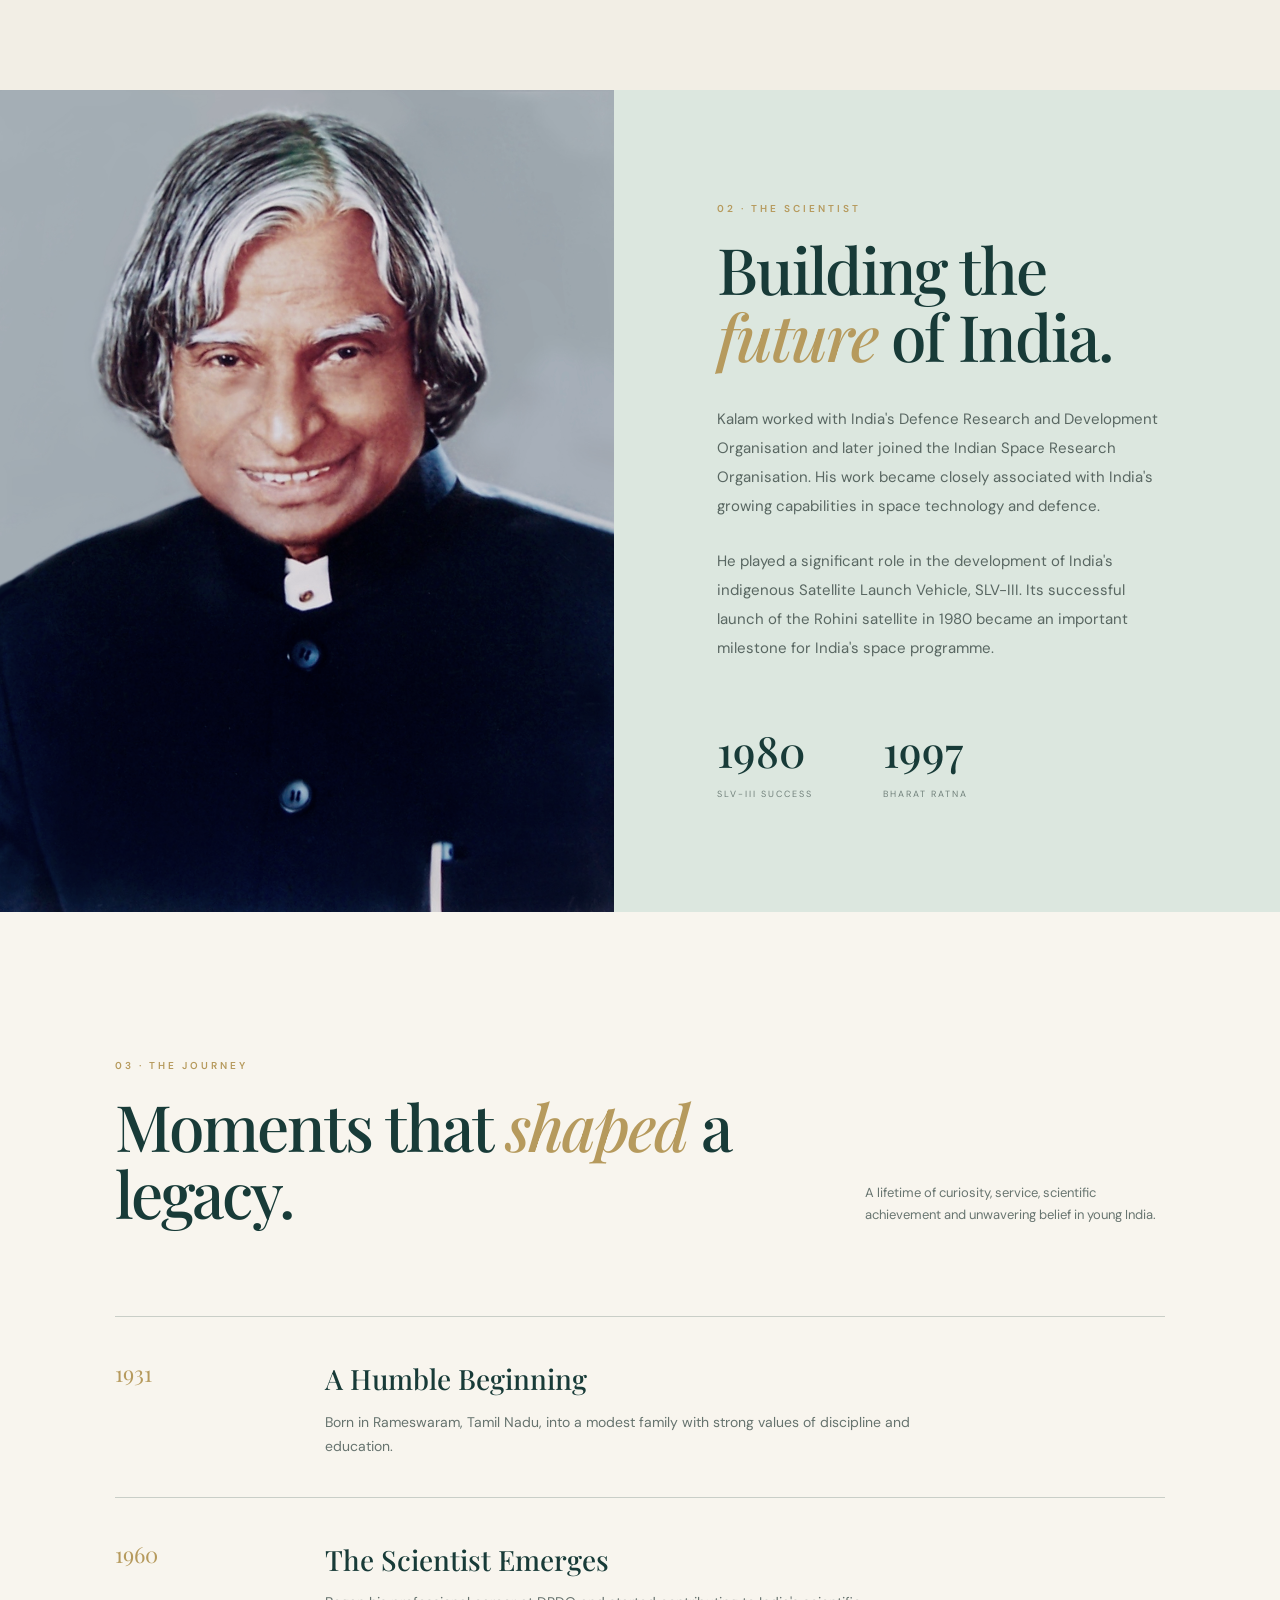
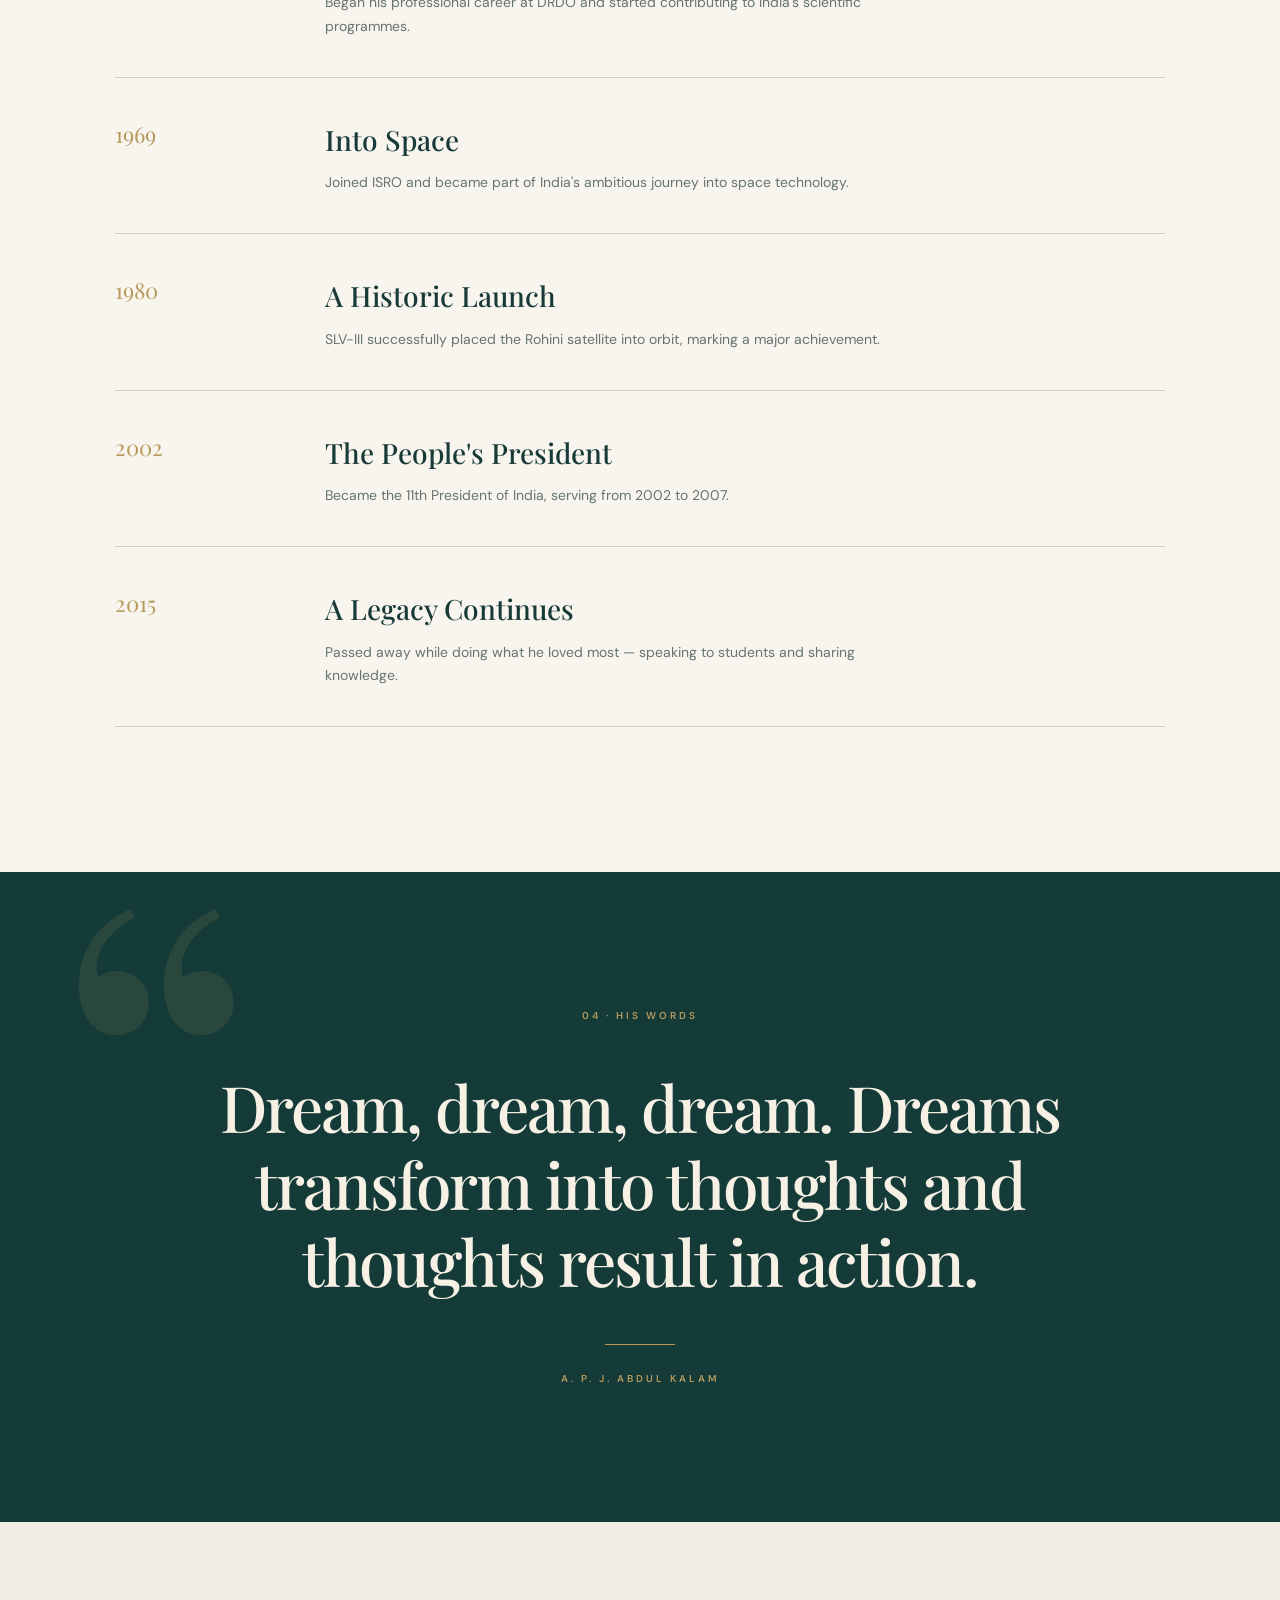
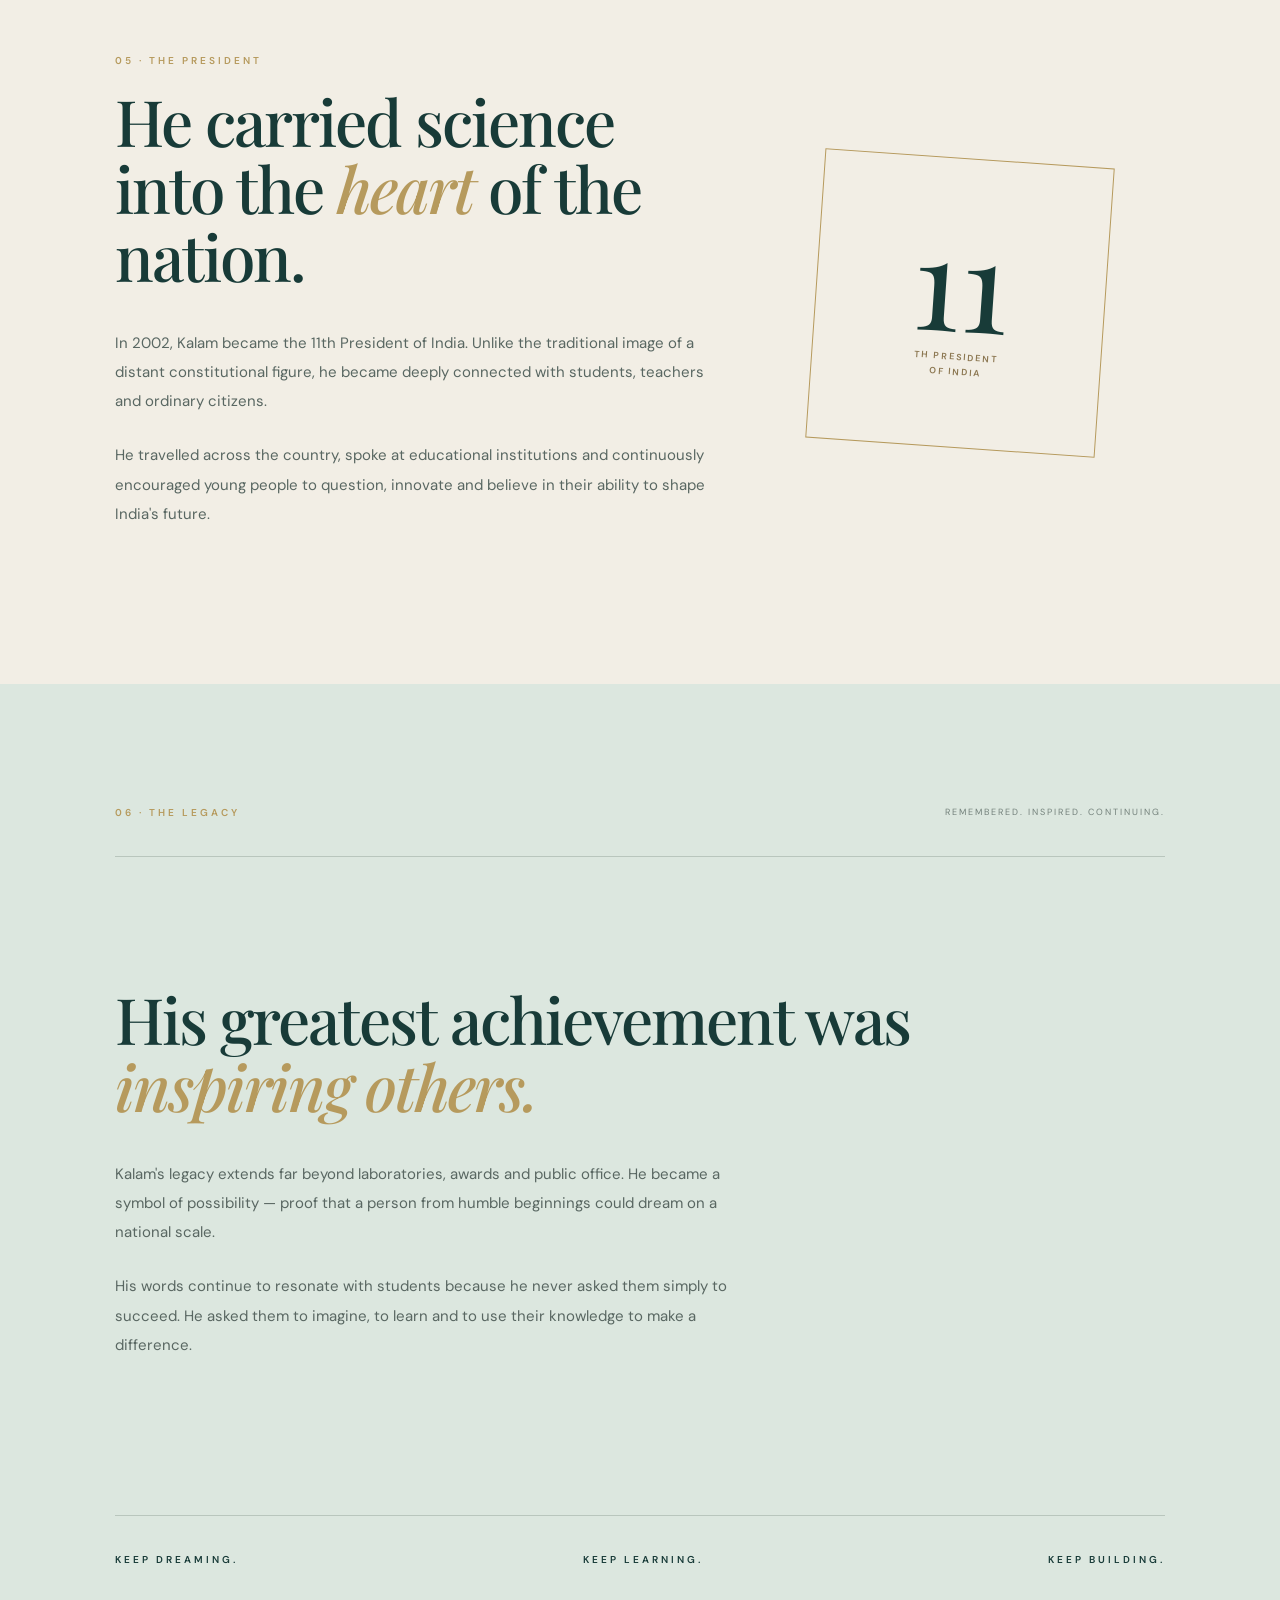
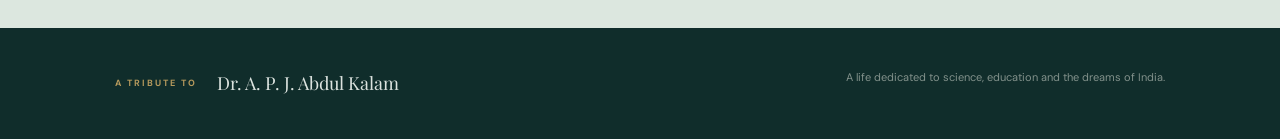
<file: WebDev-L2-T2-TributePage/index.html>
<!doctype html>
<html lang="en">
  <head>
    <meta charset="UTF-8" />
    <meta name="viewport" content="width=device-width, initial-scale=1.0" />

    <title>A. P. J. Abdul Kalam | A Life of Dreams</title>

    <link rel="preconnect" href="https://fonts.googleapis.com" />
    <link rel="preconnect" href="https://fonts.gstatic.com" crossorigin />

    <link
      href="https://fonts.googleapis.com/css2?family=DM+Sans:wght@400;500;600&family=Playfair+Display:wght@500;600;700&display=swap"
      rel="stylesheet"
    />

    <link rel="stylesheet" href="style.css" />
  </head>

  <body>
    <!-- HERO -->

    <header class="hero">
      <div class="hero-top">
        <span>1931 — 2015</span>
        <span>AN EXTRAORDINARY LIFE</span>
      </div>

      <div class="hero-content">
        <div class="hero-copy">
          <p class="eyebrow">THE PEOPLE'S PRESIDENT</p>

          <h1>
            The Man Who
            <em>Taught India</em>
            To Dream.
          </h1>

          <p class="hero-description">
            Scientist. Teacher. President. A visionary whose greatest mission
            was to inspire the young minds of India.
          </p>

          <a href="#story" class="explore-button">
            <span>Discover His Story</span>
            <span class="arrow">↓</span>
          </a>
        </div>

        <div class="hero-portrait">
          <div class="portrait-frame">
            <img src="assets/kalam.jpg" alt="Dr. A. P. J. Abdul Kalam" />
          </div>

          <div class="portrait-label">
            <span>APJ</span>
            <span>ABDUL KALAM</span>
          </div>
        </div>
      </div>

      <div class="hero-bottom">
        <span>SCROLL TO EXPLORE</span>
        <span class="scroll-line"></span>
      </div>
    </header>

    <main>
      <!-- INTRO -->

      <section class="intro-section" id="story">
        <div class="section-number">01</div>

        <div class="intro-heading">
          <p class="section-label">THE BEGINNING</p>

          <h2>From a small island town to the heart of a nation.</h2>
        </div>

        <div class="intro-text">
          <p>
            Avul Pakir Jainulabdeen Abdul Kalam was born on 15 October 1931 in
            Rameswaram, Tamil Nadu. Coming from a modest family, he grew up with
            a deep curiosity for learning and a determination to create a
            meaningful future.
          </p>

          <p>
            His early fascination with flight and science eventually led him
            towards aerospace engineering. What began as a childhood dream would
            become a remarkable scientific journey that contributed to some of
            India's most important technological programmes.
          </p>

          <p>
            Kalam's story was never simply about achievement. It was about
            persistence — continuing forward despite limitations and believing
            that knowledge could transform both individuals and nations.
          </p>
        </div>
      </section>

      <!-- SCIENTIST -->

      <section class="scientist-section">
        <div class="scientist-image">
          <img src="assets/kalam.jpg" alt="Dr. A. P. J. Abdul Kalam" />
        </div>

        <div class="scientist-content">
          <p class="section-label">02 · THE SCIENTIST</p>

          <h2>
            Building the
            <em>future</em>
            of India.
          </h2>

          <p>
            Kalam worked with India's Defence Research and Development
            Organisation and later joined the Indian Space Research
            Organisation. His work became closely associated with India's
            growing capabilities in space technology and defence.
          </p>

          <p>
            He played a significant role in the development of India's
            indigenous Satellite Launch Vehicle, SLV-III. Its successful launch
            of the Rohini satellite in 1980 became an important milestone for
            India's space programme.
          </p>

          <div class="scientist-stat">
            <div>
              <strong>1980</strong>
              <span>SLV-III SUCCESS</span>
            </div>

            <div>
              <strong>1997</strong>
              <span>BHARAT RATNA</span>
            </div>
          </div>
        </div>
      </section>

      <!-- TIMELINE -->

      <section class="journey-section">
        <div class="journey-header">
          <div>
            <p class="section-label">03 · THE JOURNEY</p>

            <h2>
              Moments that
              <em>shaped</em> a legacy.
            </h2>
          </div>

          <p class="journey-intro">
            A lifetime of curiosity, service, scientific achievement and
            unwavering belief in young India.
          </p>
        </div>

        <div class="timeline">
          <article class="timeline-item">
            <span class="timeline-year">1931</span>

            <div>
              <h3>A Humble Beginning</h3>
              <p>
                Born in Rameswaram, Tamil Nadu, into a modest family with strong
                values of discipline and education.
              </p>
            </div>
          </article>

          <article class="timeline-item">
            <span class="timeline-year">1960</span>

            <div>
              <h3>The Scientist Emerges</h3>
              <p>
                Began his professional career at DRDO and started contributing
                to India's scientific programmes.
              </p>
            </div>
          </article>

          <article class="timeline-item">
            <span class="timeline-year">1969</span>

            <div>
              <h3>Into Space</h3>
              <p>
                Joined ISRO and became part of India's ambitious journey into
                space technology.
              </p>
            </div>
          </article>

          <article class="timeline-item">
            <span class="timeline-year">1980</span>

            <div>
              <h3>A Historic Launch</h3>
              <p>
                SLV-III successfully placed the Rohini satellite into orbit,
                marking a major achievement.
              </p>
            </div>
          </article>

          <article class="timeline-item">
            <span class="timeline-year">2002</span>

            <div>
              <h3>The People's President</h3>
              <p>
                Became the 11th President of India, serving from 2002 to 2007.
              </p>
            </div>
          </article>

          <article class="timeline-item">
            <span class="timeline-year">2015</span>

            <div>
              <h3>A Legacy Continues</h3>
              <p>
                Passed away while doing what he loved most — speaking to
                students and sharing knowledge.
              </p>
            </div>
          </article>
        </div>
      </section>

      <!-- QUOTE -->

      <section class="quote-section">
        <div class="quote-symbol">“</div>

        <div class="quote-inner">
          <p class="section-label">04 · HIS WORDS</p>

          <blockquote>
            Dream, dream, dream. Dreams transform into thoughts and thoughts
            result in action.
          </blockquote>

          <div class="quote-line"></div>

          <p class="quote-author">A. P. J. Abdul Kalam</p>
        </div>
      </section>

      <!-- PRESIDENT -->

      <section class="president-section">
        <div class="president-content">
          <p class="section-label">05 · THE PRESIDENT</p>

          <h2>
            He carried science into the <em>heart</em>
            of the nation.
          </h2>

          <p>
            In 2002, Kalam became the 11th President of India. Unlike the
            traditional image of a distant constitutional figure, he became
            deeply connected with students, teachers and ordinary citizens.
          </p>

          <p>
            He travelled across the country, spoke at educational institutions
            and continuously encouraged young people to question, innovate and
            believe in their ability to shape India's future.
          </p>
        </div>

        <div class="president-number">
          <span>11</span>
          <small>TH PRESIDENT<br />OF INDIA</small>
        </div>
      </section>

      <!-- LEGACY -->

      <section class="legacy-section">
        <div class="legacy-top">
          <p class="section-label">06 · THE LEGACY</p>

          <span>REMEMBERED. INSPIRED. CONTINUING.</span>
        </div>

        <div class="legacy-content">
          <h2>
            His greatest achievement was
            <em>inspiring others.</em>
          </h2>

          <p>
            Kalam's legacy extends far beyond laboratories, awards and public
            office. He became a symbol of possibility — proof that a person from
            humble beginnings could dream on a national scale.
          </p>

          <p>
            His words continue to resonate with students because he never asked
            them simply to succeed. He asked them to imagine, to learn and to
            use their knowledge to make a difference.
          </p>
        </div>

        <div class="final-message">
          <span>KEEP DREAMING.</span>
          <span>KEEP LEARNING.</span>
          <span>KEEP BUILDING.</span>
        </div>
      </section>
    </main>

    <footer>
      <div>
        <strong>A TRIBUTE TO</strong>
        <span>Dr. A. P. J. Abdul Kalam</span>
      </div>

      <p>A life dedicated to science, education and the dreams of India.</p>
    </footer>
  </body>
</html>
</file>
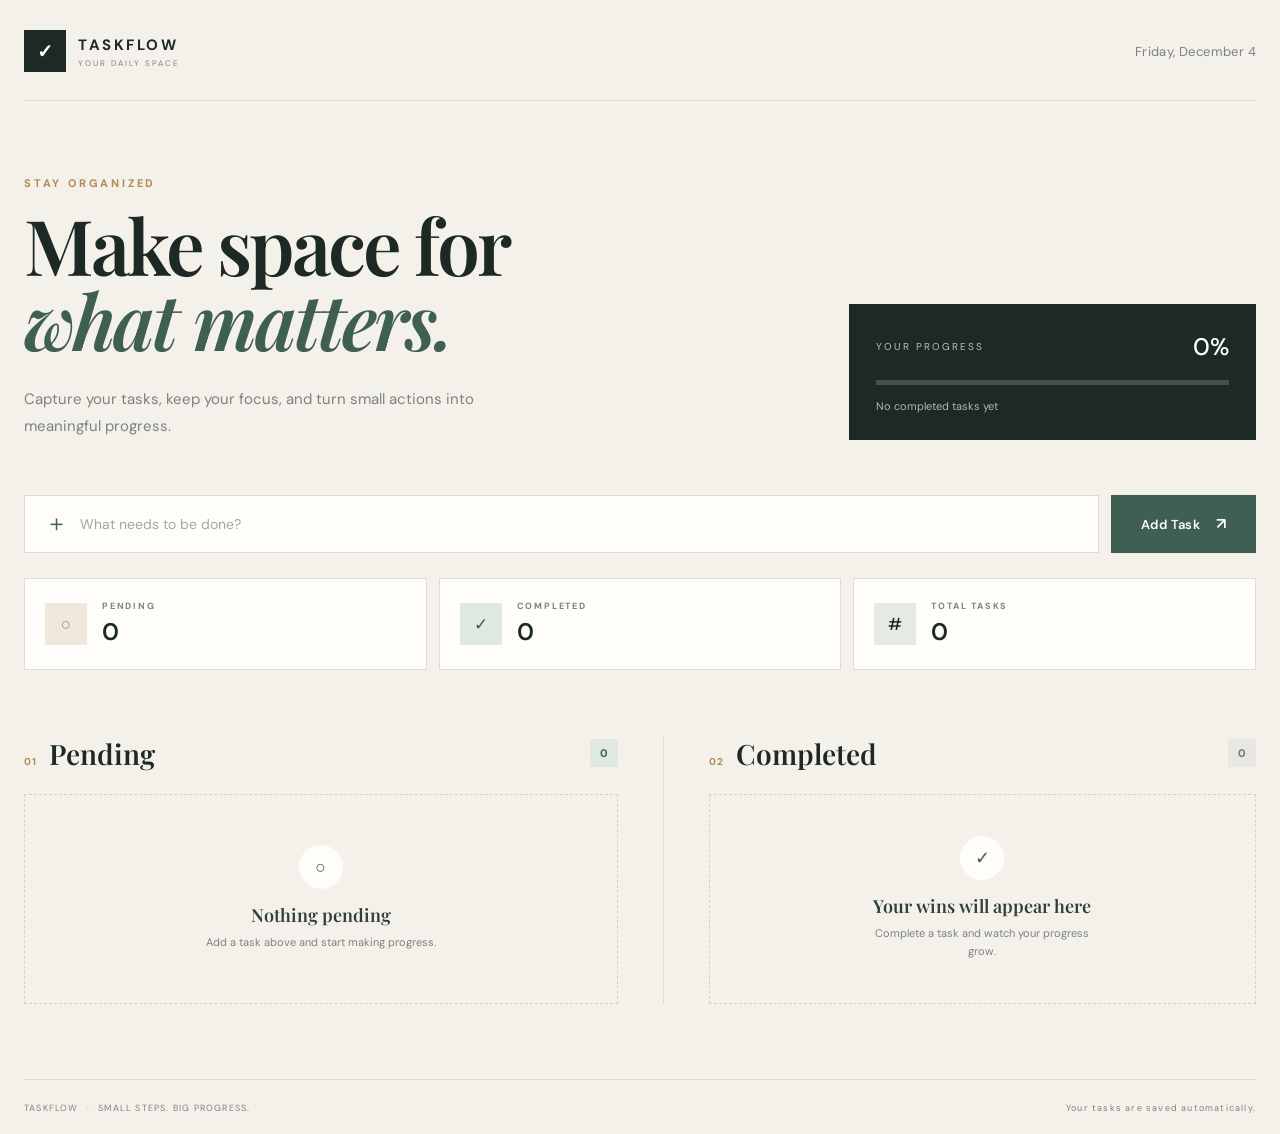
<file: WebDev-L2-T3-ToDo/index.html>
<!doctype html>
<html lang="en">
  <head>
    <meta charset="UTF-8" />
    <meta name="viewport" content="width=device-width, initial-scale=1.0" />

    <title>TaskFlow | To-Do App</title>

    <link rel="preconnect" href="https://fonts.googleapis.com" />
    <link rel="preconnect" href="https://fonts.gstatic.com" crossorigin />

    <link
      href="https://fonts.googleapis.com/css2?family=DM+Sans:wght@400;500;600;700&family=Playfair+Display:wght@600;700&display=swap"
      rel="stylesheet"
    />

    <link rel="stylesheet" href="style.css" />
  </head>

  <body>
    <main class="app">
      <!-- Header -->
      <header class="app-header">
        <div class="brand">
          <span class="brand-mark">✓</span>

          <div>
            <p class="brand-name">TASKFLOW</p>
            <span class="brand-subtitle">YOUR DAILY SPACE</span>
          </div>
        </div>

        <div class="date-display" id="dateDisplay">
          <!-- Date added by JavaScript -->
        </div>
      </header>

      <!-- Hero -->
      <section class="hero">
        <div class="hero-content">
          <p class="eyebrow">STAY ORGANIZED</p>

          <h1>
            Make space for
            <em>what matters.</em>
          </h1>

          <p class="hero-text">
            Capture your tasks, keep your focus, and turn small actions into
            meaningful progress.
          </p>
        </div>

        <div class="progress-card">
          <div class="progress-top">
            <span>YOUR PROGRESS</span>
            <strong id="progressPercent">0%</strong>
          </div>

          <div class="progress-bar">
            <span id="progressBar"></span>
          </div>

          <p id="progressText">No completed tasks yet</p>
        </div>
      </section>

      <!-- Add Task -->
      <section class="add-task-section">
        <div class="input-wrapper">
          <span class="input-icon">＋</span>

          <input
            type="text"
            id="taskInput"
            placeholder="What needs to be done?"
            maxlength="120"
            autocomplete="off"
          />
        </div>

        <button id="addTaskBtn" class="add-btn">
          Add Task
          <span>↗</span>
        </button>
      </section>

      <!-- Task Stats -->
      <section class="stats">
        <div class="stat-card">
          <div class="stat-icon pending-icon">○</div>

          <div>
            <span class="stat-label">PENDING</span>
            <strong id="pendingCount">0</strong>
          </div>
        </div>

        <div class="stat-card">
          <div class="stat-icon completed-icon">✓</div>

          <div>
            <span class="stat-label">COMPLETED</span>
            <strong id="completedCount">0</strong>
          </div>
        </div>

        <div class="stat-card">
          <div class="stat-icon total-icon">#</div>

          <div>
            <span class="stat-label">TOTAL TASKS</span>
            <strong id="totalCount">0</strong>
          </div>
        </div>
      </section>

      <!-- Tasks -->
      <section class="tasks-area">
        <!-- Pending -->
        <div class="task-column">
          <div class="section-heading">
            <div>
              <span class="section-number">01</span>

              <h2>Pending</h2>
            </div>

            <span class="task-badge" id="pendingBadge">0</span>
          </div>

          <div class="task-list" id="pendingTasks">
            <div class="empty-state" id="pendingEmpty">
              <div class="empty-icon">○</div>

              <h3>Nothing pending</h3>

              <p>Add a task above and start making progress.</p>
            </div>
          </div>
        </div>

        <!-- Completed -->
        <div class="task-column completed-column">
          <div class="section-heading">
            <div>
              <span class="section-number">02</span>

              <h2>Completed</h2>
            </div>

            <span class="task-badge completed-badge" id="completedBadge">
              0
            </span>
          </div>

          <div class="task-list" id="completedTasks">
            <div class="empty-state" id="completedEmpty">
              <div class="empty-icon">✓</div>

              <h3>Your wins will appear here</h3>

              <p>Complete a task and watch your progress grow.</p>
            </div>
          </div>
        </div>
      </section>

      <!-- Footer -->
      <footer class="app-footer">
        <p>
          TASKFLOW
          <span>·</span>
          SMALL STEPS. BIG PROGRESS.
        </p>

        <p>Your tasks are saved automatically.</p>
      </footer>
    </main>

    <script src="script.js"></script>
  </body>
</html>
</file>
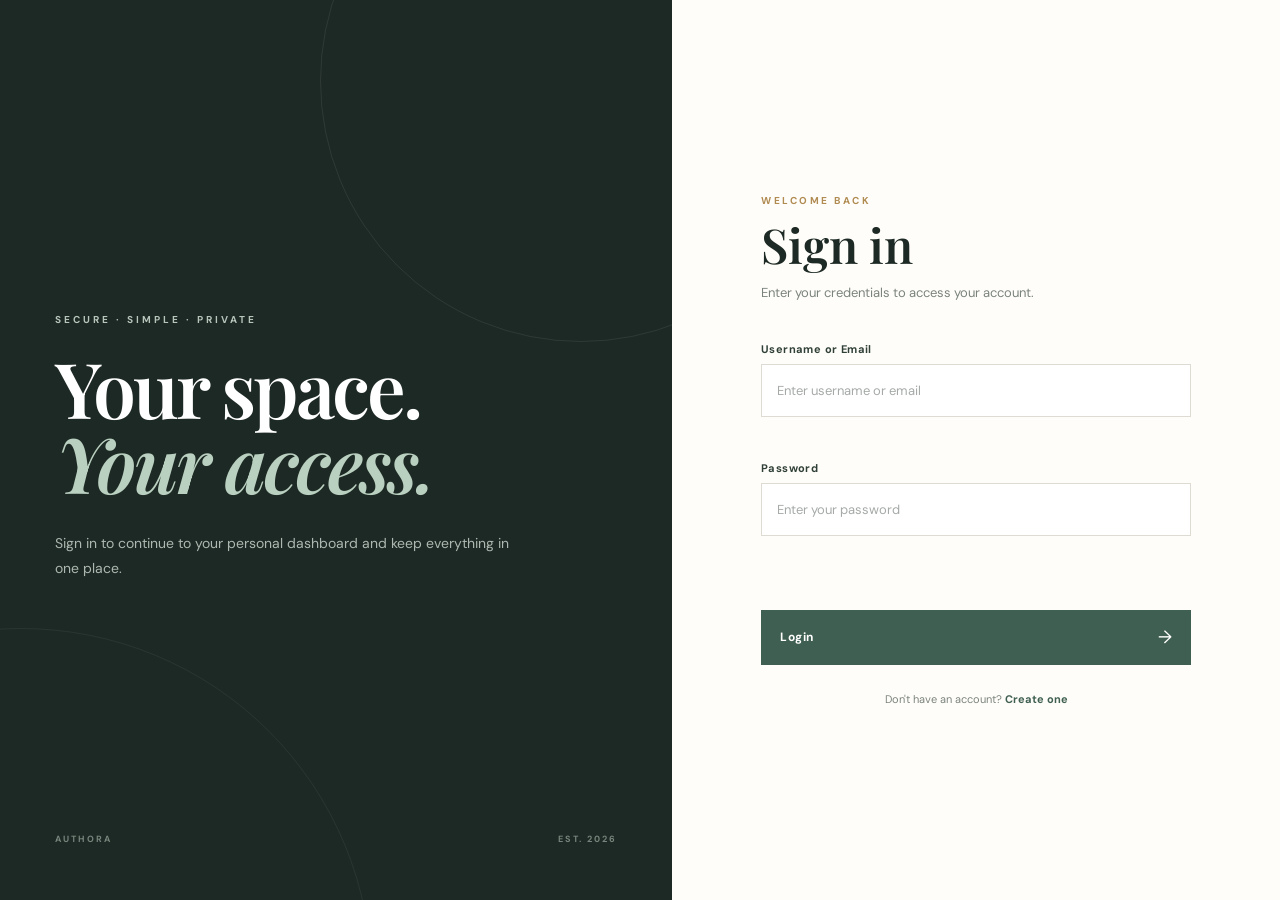
<file: WebDev-L2-T4-LoginAuth/index.html>
<!doctype html>
<html lang="en">
  <head>
    <meta charset="UTF-8" />
    <meta name="viewport" content="width=device-width, initial-scale=1.0" />

    <title>Login | Authora</title>

    <link rel="preconnect" href="https://fonts.googleapis.com" />
    <link rel="preconnect" href="https://fonts.gstatic.com" crossorigin />

    <link
      href="https://fonts.googleapis.com/css2?family=DM+Sans:wght@400;500;600;700&family=Playfair+Display:wght@600;700&display=swap"
      rel="stylesheet"
    />

    <link rel="stylesheet" href="style.css" />
  </head>

  <body>
    <main class="auth-page">
      <section class="auth-visual">
        <div class="visual-content">
          <span class="visual-label"> SECURE · SIMPLE · PRIVATE </span>

          <h1>
            Your space.
            <em>Your access.</em>
          </h1>

          <p>
            Sign in to continue to your personal dashboard and keep everything
            in one place.
          </p>
        </div>

        <div class="visual-footer">
          <span>AUTHORA</span>
          <span>EST. 2026</span>
        </div>
      </section>

      <section class="auth-form-section">
        <div class="auth-form-container">
          <div class="mobile-brand">
            <span class="brand-mark">A</span>
            <span>AUTHORA</span>
          </div>

          <div class="form-heading">
            <p class="form-eyebrow">WELCOME BACK</p>

            <h2>Sign in</h2>

            <p>Enter your credentials to access your account.</p>
          </div>

          <form id="loginForm" novalidate>
            <div class="form-group">
              <label for="loginIdentifier"> Username or Email </label>

              <input
                type="text"
                id="loginIdentifier"
                placeholder="Enter username or email"
                autocomplete="username"
              />

              <small class="field-error" id="loginIdentifierError"></small>
            </div>

            <div class="form-group">
              <label for="loginPassword"> Password </label>

              <input
                type="password"
                id="loginPassword"
                placeholder="Enter your password"
                autocomplete="current-password"
              />

              <small class="field-error" id="loginPasswordError"></small>
            </div>

            <p class="form-message" id="loginMessage"></p>

            <button type="submit" class="auth-button">
              Login
              <span>→</span>
            </button>
          </form>

          <div class="form-footer">
            <p>
              Don't have an account?
              <a href="register.html"> Create one </a>
            </p>
          </div>
        </div>
      </section>
    </main>

    <script src="script.js"></script>
  </body>
</html>
</file>
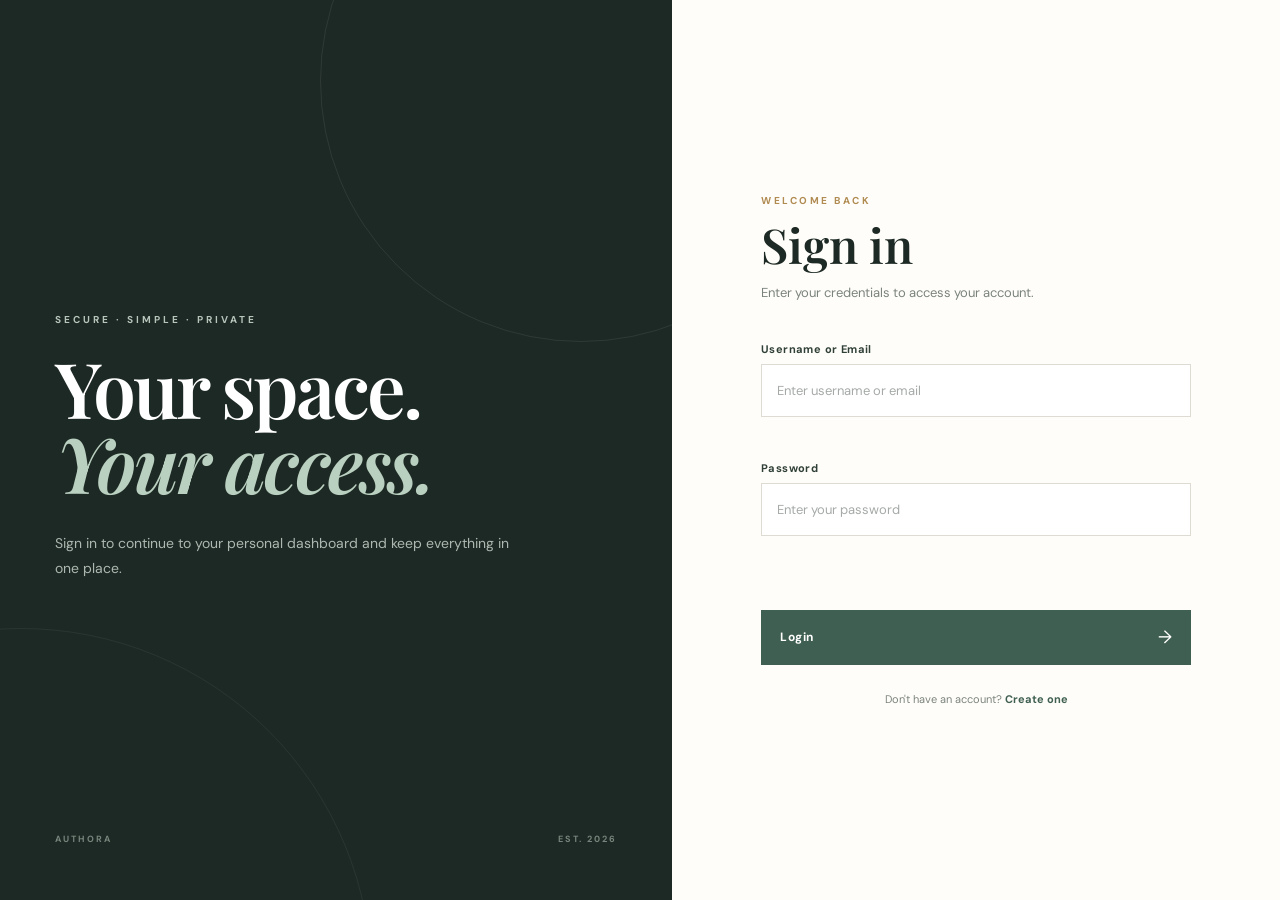
<file: WebDev-L2-T4-LoginAuth/dashboard.html>
<!doctype html>
<html lang="en">
  <head>
    <meta charset="UTF-8" />

    <meta name="viewport" content="width=device-width, initial-scale=1.0" />

    <title>Dashboard | Authora</title>

    <link rel="preconnect" href="https://fonts.googleapis.com" />
    <link rel="preconnect" href="https://fonts.gstatic.com" crossorigin />

    <link
      href="https://fonts.googleapis.com/css2?family=DM+Sans:wght@400;500;600;700&family=Playfair+Display:wght@600;700&display=swap"
      rel="stylesheet"
    />

    <link rel="stylesheet" href="style.css" />
  </head>

  <body>
    <main class="dashboard-page">
      <header class="dashboard-header">
        <div class="dashboard-brand">
          <span class="brand-mark">A</span>

          <div>
            <p class="brand-name">AUTHORA</p>
            <span class="brand-subtitle"> PERSONAL SPACE </span>
          </div>
        </div>

        <button type="button" id="logoutBtn" class="logout-button">
          Logout
          <span>↗</span>
        </button>
      </header>

      <section class="dashboard-hero">
        <div>
          <p class="dashboard-eyebrow">PRIVATE DASHBOARD</p>

          <h1>
            Welcome,
            <em id="dashboardUsername">User</em>.
          </h1>

          <p class="dashboard-description">
            You're successfully signed in. This protected space is available
            only while your session is active.
          </p>
        </div>

        <div class="status-card">
          <span class="status-dot"></span>

          <div>
            <span class="status-label"> ACCOUNT STATUS </span>

            <strong>Authenticated</strong>
          </div>
        </div>
      </section>

      <section class="dashboard-content">
        <div class="welcome-card">
          <span class="card-number">01</span>

          <div>
            <p class="card-label">YOUR ACCOUNT</p>

            <h2 id="dashboardEmail">user@example.com</h2>

            <p>
              Your account is protected by client-side authentication and a
              hashed password.
            </p>
          </div>
        </div>

        <div class="info-grid">
          <article class="info-card">
            <span class="card-number">02</span>

            <p class="card-label">SESSION</p>

            <h3>Active</h3>

            <p>Your login session is currently active.</p>
          </article>

          <article class="info-card">
            <span class="card-number">03</span>

            <p class="card-label">SECURITY</p>

            <h3>SHA-256</h3>

            <p>Passwords are stored as hashed values, not plain text.</p>
          </article>

          <article class="info-card">
            <span class="card-number">04</span>

            <p class="card-label">ACCESS</p>

            <h3>Protected</h3>

            <p>This page requires an authenticated session.</p>
          </article>
        </div>
      </section>

      <footer class="dashboard-footer">
        <span>AUTHORA · 2026</span>

        <span> SECURE ACCESS </span>
      </footer>
    </main>

    <script src="script.js"></script>
  </body>
</html>
</file>
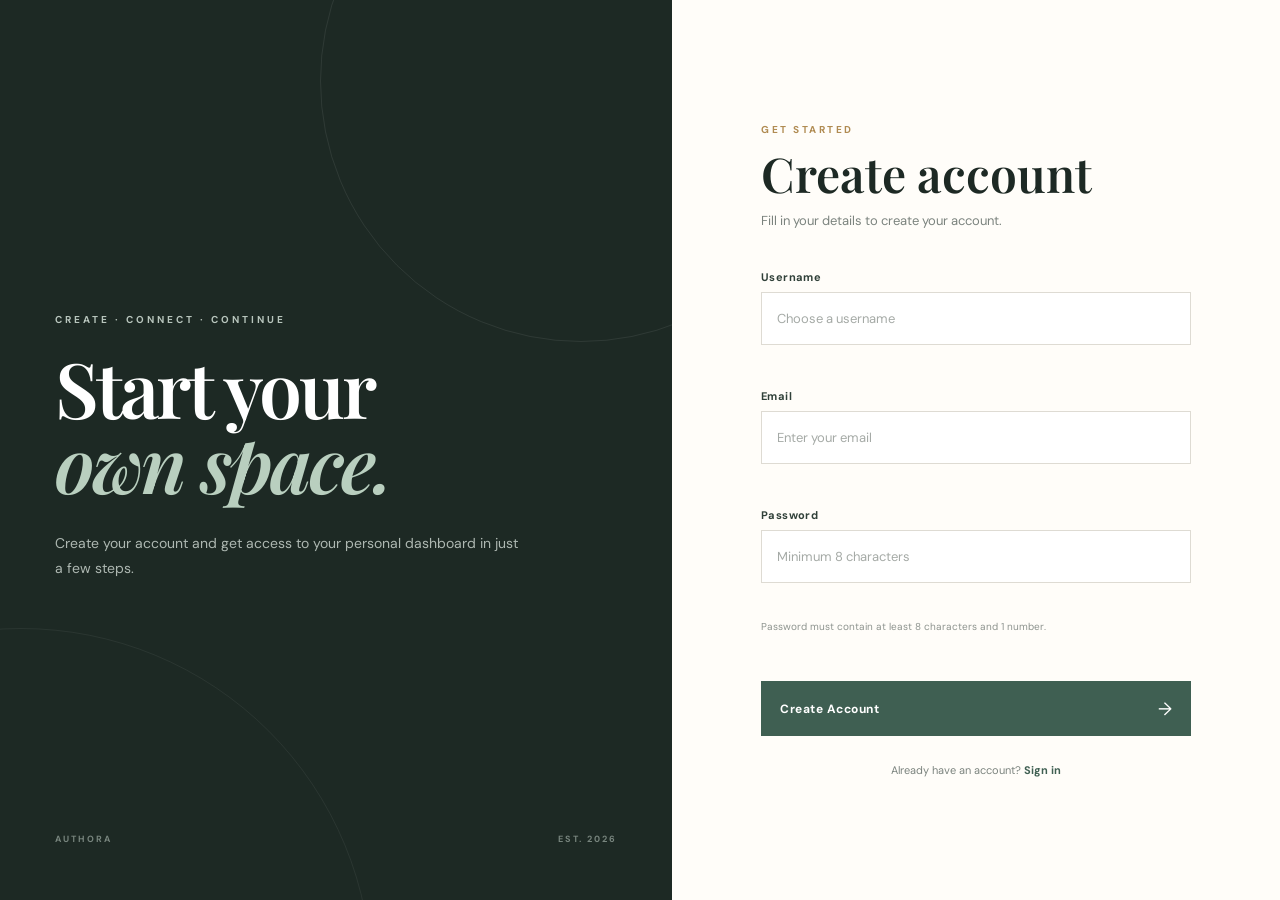
<file: WebDev-L2-T4-LoginAuth/register.html>
<!doctype html>
<html lang="en">
  <head>
    <meta charset="UTF-8" />
    <meta name="viewport" content="width=device-width, initial-scale=1.0" />

    <title>Register | Authora</title>

    <link rel="preconnect" href="https://fonts.googleapis.com" />
    <link rel="preconnect" href="https://fonts.gstatic.com" crossorigin />

    <link
      href="https://fonts.googleapis.com/css2?family=DM+Sans:wght@400;500;600;700&family=Playfair+Display:wght@600;700&display=swap"
      rel="stylesheet"
    />

    <link rel="stylesheet" href="style.css" />
  </head>

  <body>
    <main class="auth-page">
      <section class="auth-visual">
        <div class="visual-content">
          <span class="visual-label"> CREATE · CONNECT · CONTINUE </span>

          <h1>
            Start your
            <em>own space.</em>
          </h1>

          <p>
            Create your account and get access to your personal dashboard in
            just a few steps.
          </p>
        </div>

        <div class="visual-footer">
          <span>AUTHORA</span>
          <span>EST. 2026</span>
        </div>
      </section>

      <section class="auth-form-section">
        <div class="auth-form-container">
          <div class="mobile-brand">
            <span class="brand-mark">A</span>
            <span>AUTHORA</span>
          </div>

          <div class="form-heading">
            <p class="form-eyebrow">GET STARTED</p>

            <h2>Create account</h2>

            <p>Fill in your details to create your account.</p>
          </div>

          <form id="registerForm" novalidate>
            <div class="form-group">
              <label for="registerUsername"> Username </label>

              <input
                type="text"
                id="registerUsername"
                placeholder="Choose a username"
                autocomplete="username"
                maxlength="30"
              />

              <small class="field-error" id="registerUsernameError"></small>
            </div>

            <div class="form-group">
              <label for="registerEmail"> Email </label>

              <input
                type="email"
                id="registerEmail"
                placeholder="Enter your email"
                autocomplete="email"
              />

              <small class="field-error" id="registerEmailError"></small>
            </div>

            <div class="form-group">
              <label for="registerPassword"> Password </label>

              <input
                type="password"
                id="registerPassword"
                placeholder="Minimum 8 characters"
                autocomplete="new-password"
              />

              <small class="field-error" id="registerPasswordError"></small>
            </div>

            <div class="password-hint">
              Password must contain at least 8 characters and 1 number.
            </div>

            <p class="form-message" id="registerMessage"></p>

            <button type="submit" class="auth-button">
              Create Account
              <span>→</span>
            </button>
          </form>

          <div class="form-footer">
            <p>
              Already have an account?
              <a href="index.html"> Sign in </a>
            </p>
          </div>
        </div>
      </section>
    </main>

    <script src="script.js"></script>
  </body>
</html>
</file>
<file: WebDev-L1-LandingPage/style.css>
* {
  margin: 0;
  padding: 0;
  box-sizing: border-box;
}

html {
  scroll-behavior: smooth;
}

body {
  background: #24150e;
  color: #f8eee3;
  font-family: "DM Sans", sans-serif;
}

a {
  text-decoration: none;
  color: inherit;
}

/* =========================
   HERO
========================= */

.hero {
  position: relative;
  width: 100%;
  height: 100vh;
  min-height: 720px;
  overflow: hidden;
  color: #fff8ef;
}

/* HERO IMAGE */

.hero-image {
  position: absolute;
  inset: 0;
  z-index: 0;

  background-image: url("assets/img1.jpeg");

  background-size: cover;
  background-position: center;

  transform: scale(0.99);
}

/* DARK BROWN OVERLAY */

.hero-overlay {
  position: absolute;
  inset: 0;
  z-index: 1;

  background: linear-gradient(
    90deg,
    rgba(40, 22, 12, 0.82) 0%,
    rgba(40, 22, 12, 0.6) 28%,
    rgba(40, 22, 12, 0.18) 62%,
    rgba(40, 22, 12, 0.34) 100%
  );
}

/* =========================
   NAVBAR
========================= */

.navbar {
  position: fixed;

  top: 0;
  left: 0;
  right: 0;

  height: 105px;

  padding: 30px 5.3%;

  display: flex;

  justify-content: space-between;

  align-items: flex-start;

  z-index: 100;

  background: #2f1f17;
}

/* LOGO */

.logo {
  display: flex;
  flex-direction: column;
  gap: 5px;
}

.logo span {
  font-family: "Playfair Display", serif;

  font-size: 31px;

  letter-spacing: 7px;

  line-height: 1;
}

.logo small {
  margin-left: 3px;

  font-size: 7px;

  letter-spacing: 3px;

  opacity: 0.8;
}

/* =========================
   NAV LINKS
========================= */

.nav-links {
  display: flex;

  align-items: center;

  gap: 42px;

  margin-left: auto;

  margin-right: 40px;

  padding-top: 7px;
}

.nav-links a {
  position: relative;
  color: #ffffff;
  font-size: 10px;
  font-weight: 500;
  letter-spacing: 2px;
  white-space: nowrap;
  transition: opacity 0.3s ease;
}

.nav-links a::after {
  content: "";
  position: absolute;
  left: 0;
  bottom: -7px;
  width: 0;
  height: 1px;
  background: #ffffff;
  transition: width 0.3s ease;
}

.nav-links a:hover {
  opacity: 0.75;
}

.nav-links a:hover::after {
  width: 100%;
}

/* =========================
   NAV ICONS
========================= */

.nav-icons {
  display: flex;
  align-items: center;
  gap: 26px;
}

.nav-icons a {
  width: 25px;
  height: 25px;
  display: flex;
  justify-content: center;
  align-items: center;
}

.nav-icons svg {
  width: 23px;
  height: 23px;
  fill: none;
  stroke: white;
  stroke-width: 1.3;
}

/* MENU */

.menu {
  flex-direction: column;
  gap: 5px;
}

.menu span {
  display: block;
  width: 24px;
  height: 1px;
  background: white;
}

/* =========================
   HERO CONTENT
========================= */

.hero-content {
  position: absolute;
  z-index: 3;
  left: 5.2%;
  top: 38%;
  transform: translateY(-43%);
}

.eyebrow {
  margin-bottom: 25px;
  font-size: 12px;
  font-weight: 600;
  letter-spacing: 4px;
  color: rgba(255, 248, 239, 0.78);
}

.hero-content h1 {
  max-width: 600px;
  font-family: "Playfair Display", serif;
  font-size: clamp(60px, 6.3vw, 80px);
  font-weight: 400;
  line-height: 0.94;
  letter-spacing: -4px;
}

.hero-content h1 em {
  font-style: italic;
}

.description {
  margin-top: 28px;
  font-size: 15px;
  line-height: 1.65;
  color: rgba(255, 248, 239, 0.85);
}

/* =========================
   DISCOVER BUTTON
========================= */

.discover-btn {
  margin-top: 30px;
  width: 290px;
  height: 54px;
  padding: 0 20px 0 25px;
  display: flex;
  align-items: center;
  justify-content: space-between;
  background: #f3e5d5;
  color: #493225;
  border-radius: 5px;
  font-size: 10px;
  font-weight: 600;
  letter-spacing: 2px;

  transition:
    background 0.3s ease,
    transform 0.3s ease;
}

.discover-btn strong {
  font-size: 20px;
  font-weight: 400;
}

.discover-btn:hover {
  background: #fff9f1;
  transform: translateY(-3px);
}

/* =========================
   BOTTOM CARDS
========================= */

.hero-cards {
  position: absolute;

  z-index: 5;

  left: 5.3%;
  right: 5.3%;

  bottom: 22px;

  display: grid;

  grid-template-columns: repeat(4, 1fr);

  gap: 10px;
}

.hero-card {
  position: relative;

  height: 155px;

  overflow: hidden;

  border-radius: 9px;

  background: #8b6c53;
}

.card-background {
  position: absolute;

  inset: 0;

  background-size: cover;

  background-position: center;

  transform: scale(1.18);

  transition: transform 0.6s ease;
}

.hero-card:hover .card-background {
  transform: scale(1.07);
}

/* CARD IMAGES */

.card-shop {
  background-image: url("assets/Curated Essentials_ Stone and Botanicals.png");
}

.card-routine {
  background-image: url("assets/Minimalist Beige Skincare Routine Card.png");
}

.card-journal {
  background-image: url("https://images.pexels.com/photos/6621467/pexels-photo-6621467.jpeg?auto=compress&cs=tinysrgb&w=1000");
}

.card-profile {
  background-image: url("https://images.pexels.com/photos/17545640/pexels-photo-17545640.jpeg?auto=compress&cs=tinysrgb&w=1000");
}

/* CARD OVERLAY */

.card-overlay {
  position: absolute;

  inset: 0;

  background: linear-gradient(
    90deg,
    rgba(64, 42, 28, 0.12),
    rgba(245, 226, 205, 0.82)
  );
}

/* CARD CONTENT */

.card-content {
  position: absolute;

  z-index: 3;

  right: 25px;

  top: 38px;

  width: 115px;

  color: #503b2d;
}

.card-content span {
  display: block;

  margin-bottom: 10px;

  font-size: 9px;

  font-weight: 600;

  letter-spacing: 2px;
}

.card-content p {
  font-size: 11px;

  line-height: 1.5;

  color: #695548;
}

/* =========================
   COLLECTION
========================= */

.collection {
  padding: 110px 7%;
  background: #f5e1ce;
  color: #33231b;
}

.section-number {
  font-size: 9px;

  letter-spacing: 3px;

  color: #765c49;

  margin-bottom: 25px;
}

.collection-heading {
  display: flex;

  justify-content: space-between;

  align-items: flex-end;

  gap: 50px;

  margin-bottom: 60px;
}

.collection h2 {
  max-width: 750px;
  margin: 0;
  font-family: "Playfair Display", serif;
  font-size: clamp(50px, 6vw, 85px);
  font-weight: 400;
  line-height: 1;
  letter-spacing: -3px;
}

.collection h2 em {
  display: block;
  font-style: italic;
}

.collection-heading > p {
  max-width: 330px;
  margin: 0 0 5px;
  color: #6e5a4d;
  font-size: 14px;
  line-height: 1.8;
}

/* PRODUCTS */

.collection-products {
  display: grid;
  grid-template-columns: repeat(3, 1fr);
  gap: 20px;
}

.product {
  background: #f5eadf;
  padding: 10px;
  overflow: hidden;
}

.product-image {
  height: 430px;

  position: relative;

  overflow: hidden;

  background-size: cover;

  background-position: center;

  transition: transform 0.6s ease;
}

.product:hover .product-image {
  transform: scale(1.03);
}

/* PRODUCT IMAGES */

.product-one {
  background-image: url("assets/section2-img1.jpeg");
}

.product-two {
  background-image: url("assets/section2 img2.jpeg");
}

.product-three {
  background-image: url("assets/section2 img3.jpeg");
}

/* PRODUCT NUMBER */

.product-image span {
  position: absolute;
  top: 18px;
  left: 18px;
  width: 32px;
  height: 32px;
  display: flex;
  align-items: center;
  justify-content: center;
  border: 1px solid white;
  border-radius: 50%;
  color: white;
  font-size: 10px;
}

/* PRODUCT DETAILS */

.product-info {
  display: flex;

  justify-content: space-between;

  align-items: flex-start;

  gap: 12px;

  padding: 20px 8px;
}

.product-info h3 {
  margin: 0 0 7px;
  font-family: "Playfair Display", serif;
  font-size: 25px;
  font-weight: 400;
}

.product-info p {
  margin: 0;
  font-size: 12px;
  color: #765f51;
}

.product-info strong {
  font-size: 13px;
  font-weight: 500;
  white-space: nowrap;
}

/* ADD TO RITUAL BUTTON */

.product-button {
  display: flex;

  justify-content: space-between;

  align-items: center;

  padding: 15px;

  background: #352117;

  color: #f5eadf;

  text-decoration: none;

  font-size: 10px;

  font-weight: 600;

  letter-spacing: 2px;

  transition: background 0.3s ease;
}

.product-button:hover {
  background: #654331;
}

.product-button span {
  font-size: 17px;
}

/* =========================
   STORY
========================= */

.story {
  min-height: 780px;
  display: grid;
  grid-template-columns: 1.05fr 0.95fr;
  background: #302018;
  color: #f6eee6;
}

/* IMAGE */

.story-image {
  position: relative;
  min-height: 780px;
  background-image:
    linear-gradient(rgba(38, 22, 14, 0.12), rgba(38, 22, 14, 0.18)),
    url("assets/story img 1.jpeg");

  background-size: cover;
  background-position: center;
}

.story-image-number {
  position: absolute;
  top: 35px;
  left: 35px;
  width: 45px;
  height: 45px;
  display: flex;
  align-items: center;
  justify-content: center;
  border: 1px solid rgba(255, 255, 255, 0.7);
  border-radius: 50%;
  font-size: 10px;

  letter-spacing: 1px;
}

/* CONTENT */

.story-content {
  display: flex;

  flex-direction: column;

  justify-content: center;

  padding: 90px 10%;
}

.story-label {
  margin-bottom: 30px;

  color: #cbb5a2;
  font-size: 9px;
  font-weight: 600;
  letter-spacing: 3px;
}

.story-content h2 {
  max-width: 520px;
  margin: 0 0 30px;
  font-family: "Playfair Display", serif;
  font-size: clamp(50px, 5vw, 76px);
  font-weight: 400;
  line-height: 0.98;
  letter-spacing: -2px;
}

.story-content h2 em {
  font-style: italic;
}

.story-intro {
  max-width: 430px;
  margin: 0 0 18px;
  font-family: "Playfair Display", serif;

  color: #eadbcf;
  font-size: 20px;
  line-height: 1.5;
}

.story-content > p:not(.story-intro) {
  max-width: 430px;
  margin: 0;
  color: #bda99a;
  font-size: 13px;
  line-height: 1.9;
}

/* LINK */

.story-link {
  width: fit-content;
  display: flex;
  align-items: center;
  gap: 35px;
  margin-top: 35px;
  padding-bottom: 10px;
  border-bottom: 1px solid #a98f7d;
  color: #f6eee6;
  text-decoration: none;
  font-size: 10px;
  font-weight: 600;
  letter-spacing: 2px;
  transition: opacity 0.3s ease;
}

.story-link span {
  font-size: 18px;
}

.story-link:hover {
  opacity: 0.65;
}

/* DETAILS */

.story-details {
  display: grid;

  grid-template-columns: repeat(3, 1fr);

  max-width: 430px;

  margin-top: 65px;

  padding-top: 25px;

  border-top: 1px solid rgba(255, 255, 255, 0.18);
}

.story-details div {
  display: flex;

  flex-direction: column;

  gap: 10px;
}

.story-details strong {
  color: #cbb5a2;

  font-size: 9px;

  letter-spacing: 2px;
}

.story-details span {
  color: #e9ddd3;

  font-size: 11px;

  line-height: 1.5;
}

/* =========================
   FINAL CTA
========================= */

.final-section {
  background: #f5e1ce;

  color: #33231b;

  padding: 45px 6.5% 30px;
}

/* TOP */

.final-top {
  display: flex;

  justify-content: space-between;
  align-items: center;
  padding-bottom: 25px;
  border-bottom: 1px solid rgba(51, 35, 27, 0.18);
  font-size: 9px;
  letter-spacing: 2.5px;
  color: #806b5b;
}

/* MAIN */

.final-main {
  min-height: 620px;
  display: grid;
  grid-template-columns: 0.9fr 1.1fr;
  gap: 80px;
  align-items: center;
  padding: 75px 0;
}

/* LEFT CONTENT */

.final-copy {
  max-width: 520px;
}

.final-eyebrow {
  margin: 0 0 25px;
  font-size: 9px;
  font-weight: 600;
  letter-spacing: 3px;
  color: #806b5b;
}

.final-copy h2 {
  margin: 0;
  font-family: "Playfair Display", serif;
  font-size: clamp(55px, 6vw, 90px);
  font-weight: 400;
  line-height: 0.95;
  letter-spacing: -4px;
}

.final-copy h2 em {
  font-style: italic;
}

/* DESCRIPTION */

.final-description {
  max-width: 390px;
  margin: 35px 0 30px;
  color: #6f5b4d;
  font-size: 14px;
  line-height: 1.8;
}

/* BUTTON */

.final-button {
  display: inline-flex;
  align-items: center;
  justify-content: space-between;
  min-width: 245px;
  padding: 17px 20px;
  background: #352117;
  color: #f7eee6;
  text-decoration: none;
  font-size: 10px;
  font-weight: 600;
  letter-spacing: 2px;
  transition: all 0.3s ease;
}

.final-button span {
  margin-left: 35px;
  font-size: 18px;
}

.final-button:hover {
  background: #5b3b2b;
}

/* RIGHT VISUAL */

.final-visual {
  height: 560px;
  position: relative;
  display: flex;
  align-items: center;
  justify-content: center;
}

.final-image {
  position: absolute;
  background-size: cover;
  background-position: center;
}

/* LARGE IMAGE */

.final-image-one {
  width: 62%;
  height: 80%;
  right: 5%;
  top: 5%;
  background-image:
    linear-gradient(rgba(45, 27, 18, 0.08), rgba(45, 27, 18, 0.08)),
    url("assets/cta-2.jpeg");
}

/* SMALL IMAGE */

.final-image-two {
  width: 43%;
  height: 58%;
  left: 2%;
  bottom: 2%;
  border: 12px solid #f4ede5;
  background-image:
    linear-gradient(rgba(45, 27, 18, 0.08), rgba(45, 27, 18, 0.08)),
    url("assets/cta.jpeg");
}

/* IMAGE LABEL */

.final-image-text {
  position: absolute;
  right: -5px;
  bottom: 35px;
  transform: rotate(-90deg);
  font-size: 8px;
  letter-spacing: 3px;
  color: #806b5b;
}

/* BOTTOM */

.final-bottom {
  display: grid;
  grid-template-columns: repeat(3, 1fr);
  padding-top: 22px;
  border-top: 1px solid rgba(51, 35, 27, 0.18);
  font-size: 8px;
  letter-spacing: 2px;
  color: #806b5b;
}

.final-bottom span:nth-child(2) {
  text-align: center;
}

.final-bottom span:last-child {
  text-align: right;
}

/* =========================
   FOOTER
========================= */

footer {
  padding: 65px 7% 30px;
  background: #2f1f17;
  color: #f5eee7;
  text-align: center;
}

.footer-logo {
  font-family: "Playfair Display", serif;
  font-size: 30px;
  letter-spacing: 5px;
  margin-bottom: 15px;
}

footer p {
  margin: 0 auto 25px;
  color: #c9b8aa;
  font-size: 13px;
}

.footer-links {
  display: flex;
  justify-content: center;
  gap: 30px;
  margin-bottom: 35px;
}

.footer-links a {
  color: #f5eee7;
  text-decoration: none;
  font-size: 10px;
  letter-spacing: 2px;
  transition: color 0.3s ease;
}

.footer-links a:hover {
  color: #c9a88d;
}

footer small {
  display: block;
  padding-top: 20px;
  border-top: 1px solid rgba(245, 238, 231, 0.15);
  color: #a99688;
  font-size: 9px;
  letter-spacing: 2px;
}

/* =========================
   TABLET
========================= */

@media (max-width: 900px) {
  .hero-content {
    left: 7%;
  }

  .hero-content h1 {
    font-size: 65px;
  }

  .hero-cards {
    left: 3%;
    right: 3%;
  }

  .hero-card {
    height: 130px;
  }

  .card-content {
    right: 14px;
    width: 85px;
    top: 27px;
  }

  .collection-products {
    grid-template-columns: 1fr 1fr;
  }

  .story {
    grid-template-columns: 1fr;
  }

  .story-image {
    min-height: 550px;
  }

  /* FINAL SECTION */

  .final-main {
    grid-template-columns: 1fr;
    gap: 50px;
    padding: 65px 0;
  }

  .final-copy h2 {
    font-size: 58px;
  }

  .final-visual {
    height: 500px;
  }

  /* NAV */

  .nav-links {
    gap: 25px;
    margin-right: 25px;
  }

  .nav-links a {
    font-size: 9px;
  }
}

/* =========================
   MOBILE
========================= */

@media (max-width: 600px) {
  .hero {
    min-height: 750px;
  }

  .hero-image {
    background-position: 62% center;
  }

  .navbar {
    position: fixed;
    height: 80px;
    padding: 22px;
  }

  .logo span {
    font-size: 23px;
    letter-spacing: 5px;
  }

  .logo small {
    font-size: 6px;
  }
  .nav-links {
    display: none;
  }

  .nav-icons {
    gap: 14px;
  }

  .hero-content {
    left: 24px;
    right: 24px;
    top: 41%;
  }

  .eyebrow {
    font-size: 8px;
    letter-spacing: 2px;
  }

  .hero-content h1 {
    font-size: 51px;
    letter-spacing: -2px;
  }

  .description {
    font-size: 13px;
  }

  .discover-btn {
    width: 245px;
    height: 50px;
  }

  .hero-cards {
    left: 12px;
    right: 12px;
    bottom: 12px;
    grid-template-columns: 1fr 1fr;
    gap: 6px;
  }

  .hero-card {
    height: 105px;
  }

  .card-content {
    top: 20px;
    right: 10px;
    width: 70px;
  }

  .card-content span {
    font-size: 7px;
  }

  .card-content p {
    font-size: 9px;
  }

  .collection {
    padding: 90px 7%;
  }

  .collection h2 {
    font-size: 55px;
  }

  .collection-products {
    grid-template-columns: 1fr;
  }

  .product-image {
    height: 450px;
  }

  .story-content {
    padding: 80px 7%;
  }

  .story-content h2 {
    font-size: 55px;
  }

  /* FINAL SECTION */

  .final-section {
    padding: 30px 5% 25px;
  }

  .final-top {
    font-size: 8px;
  }

  .final-main {
    grid-template-columns: 1fr;
    gap: 45px;
    padding: 60px 0;
  }

  .final-copy h2 {
    font-size: 55px;
    letter-spacing: -3px;
  }

  .final-description {
    font-size: 13px;
  }

  .final-visual {
    height: 430px;
  }

  .final-image-one {
    width: 68%;
    height: 78%;
  }

  .final-image-two {
    width: 48%;
    height: 55%;
  }

  .final-bottom {
    grid-template-columns: 1fr;
    gap: 12px;
  }

  .final-bottom span,
  .final-bottom span:nth-child(2),
  .final-bottom span:last-child {
    text-align: left;
  }

  /* FOOTER */

  footer {
    padding: 50px 20px 25px;
  }
  .footer-links {
    gap: 20px;
  }
}
</file>
<file: WebDev-L1-T2-Portfolio/style.css>
* {
  margin: 0;
  padding: 0;
  box-sizing: border-box;
}

html {
  scroll-behavior: smooth;
}

body {
  font-family: "DM Sans", sans-serif;
  background: #0a0a0a;
  color: #f5f5f5;
  overflow-x: hidden;
}

a {
  color: inherit;
  text-decoration: none;
}

img {
  display: block;
  width: 100%;
}

::selection {
  background: #6c8cff;
  color: #ffffff;
}

:root {
  --black: #0a0a0a;
  --soft-black: #111111;
  --deep-black: #080808;
  --white: #f5f5f5;
  --gray: #999999;
  --light-gray: #c9c9c9;
  --border: rgba(255, 255, 255, 0.14);
  --blue: #6c8cff;
  --blue-soft: #8fa7ff;
}

/* NAVBAR */

.navbar {
  position: fixed;
  top: 0;
  left: 0;
  z-index: 1000;

  width: 100%;
  height: 82px;

  padding: 0 5vw;

  display: flex;
  align-items: center;
  justify-content: space-between;

  background: rgba(10, 10, 10, 0.92);

  border-bottom: 1px solid rgba(255, 255, 255, 0.08);

  backdrop-filter: blur(14px);
}

.logo {
  display: flex;
  align-items: center;
  gap: 12px;
}

.logo span {
  font-size: 20px;
  font-weight: 700;
  letter-spacing: -1px;
}

.logo small {
  padding-left: 12px;

  border-left: 1px solid var(--border);

  font-size: 9px;
  letter-spacing: 2px;

  color: var(--gray);
}

.nav-links {
  display: flex;
  align-items: center;
  gap: 34px;
}

.nav-links a {
  position: relative;

  font-size: 10px;
  font-weight: 600;
  letter-spacing: 1.7px;

  color: #bdbdbd;

  transition: color 0.3s ease;
}

.nav-links a::after {
  content: "";

  position: absolute;
  left: 0;
  bottom: -8px;

  width: 0;
  height: 1px;

  background: var(--blue);

  transition: width 0.3s ease;
}

.nav-links a:hover {
  color: #ffffff;
}

.nav-links a:hover::after {
  width: 100%;
}

.nav-button {
  padding: 12px 20px;

  border: 1px solid rgba(255, 255, 255, 0.3);

  font-size: 10px;
  letter-spacing: 1.5px;

  transition: 0.3s ease;
}

.nav-button:hover {
  background: #ffffff;
  color: #000000;
}

/* HERO */

.hero {
  position: relative;

  min-height: 112vh;

  background: #0a0a0a;

  overflow: hidden;
}

.hero-background {
  position: absolute;
  inset: 0;

  pointer-events: none;
}

.grid-pattern {
  position: absolute;
  inset: 0;

  opacity: 0.18;

  background-image:
    linear-gradient(rgba(255, 255, 255, 0.035) 1px, transparent 1px),
    linear-gradient(90deg, rgba(255, 255, 255, 0.035) 1px, transparent 1px);

  background-size: 70px 70px;

  mask-image: linear-gradient(to bottom, black, transparent 90%);
}

.orb {
  position: absolute;

  border-radius: 50%;

  filter: blur(100px);

  opacity: 0.08;
}

.orb-one {
  width: 500px;
  height: 500px;

  top: -180px;
  right: -100px;

  background: #6c8cff;
}

.orb-two {
  width: 400px;
  height: 400px;

  bottom: -180px;
  left: -150px;

  background: #ffffff;
}

.hero-content {
  position: relative;
  z-index: 2;

  width: min(1200px, 90%);

  min-height: 100vh;

  margin: auto;

  display: grid;

  grid-template-columns: 1.05fr 0.95fr;

  align-items: center;

  gap: 60px;

  padding-top: 80px;
}

.hero-text {
  animation: heroText 1s ease forwards;
}

.hero-label {
  display: flex;
  align-items: center;
  gap: 10px;

  margin-bottom: 25px;

  font-size: 9px;
  letter-spacing: 2.5px;

  color: #9d9d9d;
}

.hero-label span {
  width: 28px;
  height: 1px;

  background: var(--blue);
}

.hero h1 {
  font-size: clamp(54px, 7vw, 94px);

  line-height: 0.95;

  font-weight: 500;

  letter-spacing: -4px;
}

.hero h1 span {
  color: #ffffff;
}

.hero h2 {
  margin-top: 18px;

  font-size: clamp(22px, 3vw, 38px);

  line-height: 1.1;

  font-weight: 400;

  color: #d2d2d2;
}

.hero h2 em {
  font-family: "Playfair Display", serif;

  color: #ffffff;
}

.hero-description {
  max-width: 500px;

  margin-top: 25px;

  color: #929292;

  font-size: 14px;
  line-height: 1.8;
}

.hero-actions {
  display: flex;
  align-items: center;
  gap: 15px;

  margin-top: 34px;
}

.primary-button {
  display: flex;
  align-items: center;
  gap: 15px;

  padding: 15px 22px;

  background: #f5f5f5;

  color: #0a0a0a;

  font-size: 10px;
  font-weight: 700;
  letter-spacing: 1.5px;

  transition: 0.3s ease;
}

.primary-button:hover {
  background: var(--blue);

  color: #ffffff;

  transform: translateY(-3px);
}

.primary-button span {
  font-size: 17px;
}

.secondary-button {
  padding: 14px 20px;

  border: 1px solid rgba(255, 255, 255, 0.18);

  color: #bdbdbd;

  font-size: 10px;
  letter-spacing: 1.3px;

  transition: 0.3s ease;
}

.secondary-button:hover {
  border-color: #ffffff;
  color: #ffffff;
}

.hero-socials {
    display: flex;
    align-items: center;
    gap: 12px;
    margin-top: 45px;
    position: relative;
    top: 20px;
}

.hero-socials a {
    width: 38px;
    height: 38px;

    flex: 0 0 38px;

    display: flex;
    align-items: center;
    justify-content: center;

    border: 1px solid rgba(255,255,255,0.14);

    font-size: 9px;
    font-weight: 600;
    letter-spacing: 0.5px;

    color: #999999;

    transition:
        color 0.3s ease,
        border-color 0.3s ease,
        transform 0.3s ease,
        background 0.3s ease;
}

.hero-socials a:hover {
    border-color: #6c8cff;
    background: rgba(108,140,255,0.08);
    color: #6c8cff;

    transform: translateY(-3px);
}
.hero-visual {
  position: relative;

  width: min(480px, 100%);

  aspect-ratio: 0.83;

  margin-left: auto;

  display: grid;

  place-items: center;

  animation: heroVisual 1.1s ease forwards;
}

.photo-frame {
  position: relative;

  width: 67%;
  height: 77%;

  overflow: hidden;

  border: 1px solid rgba(255, 255, 255, 0.18);

  background: #111111;
}

.photo-frame img {
  width: 100%;
  height: 100%;

  object-fit: cover;

  filter: grayscale(100%);

  transition: 0.6s ease;
}

.photo-frame:hover img {
  filter: grayscale(0%);

  transform: scale(1.04);
}

.photo-number {
  position: absolute;

  top: 15px;
  left: 15px;

  z-index: 3;

  font-size: 10px;

  letter-spacing: 2px;

  color: #ffffff;
}

.photo-caption {
  position: absolute;

  bottom: 16px;
  left: 16px;
  right: 16px;

  display: flex;

  justify-content: space-between;

  font-size: 8px;

  letter-spacing: 1.8px;

  color: #ffffff;
}

.visual-ring {
  position: absolute;

  border: 1px solid rgba(255, 255, 255, 0.1);

  border-radius: 50%;

  pointer-events: none;
}

.ring-one {
  width: 90%;
  height: 75%;

  transform: rotate(-18deg);
}

.ring-two {
  width: 76%;
  height: 91%;

  transform: rotate(25deg);

  border-color: rgba(108, 140, 255, 0.22);
}

.floating-card {
  position: absolute;

  z-index: 5;

  width: 125px;
  min-height: 90px;

  padding: 15px;

  display: flex;

  flex-direction: column;

  justify-content: space-between;

  background: rgba(15, 15, 15, 0.92);

  border: 1px solid rgba(255, 255, 255, 0.13);

  backdrop-filter: blur(12px);

  animation: floating 4s ease-in-out infinite;
}

.floating-card strong {
  font-size: 11px;

  color: var(--blue);
}

.floating-card span {
  font-size: 8px;

  line-height: 1.5;

  letter-spacing: 1.5px;

  color: #c8c8c8;
}

.card-top {
  top: 12%;
  right: 0;
}

.card-bottom {
  bottom: 8%;
  left: 0;

  animation-delay: -2s;
}

.hero-bottom {
  position: absolute;

  z-index: 4;

  bottom: 30px;

  left: 5%;
  right: 5%;

  display: flex;

  align-items: center;

  gap: 20px;

  font-size: 8px;

  letter-spacing: 2px;

  color: #686868;
}

.scroll-line {
  width: 90px;
  height: 1px;

  background: rgba(255, 255, 255, 0.12);
}

.scroll-line span {
  display: block;

  width: 30px;
  height: 1px;

  background: var(--blue);

  animation: scrollLine 2s infinite;
}

.hero-bottom > span:last-child {
  margin-left: auto;
}

/* GENERAL */

.section-dark {
  background: var(--soft-black);
}

.section-label {
  font-size: 9px;

  letter-spacing: 2.5px;

  color: #777777;
}

h2 em {
  font-family: "Playfair Display", serif;

  font-weight: 400;
}

/* ABOUT */

.about {
  padding: 150px 7vw;
}

.about-header {
  display: flex;

  justify-content: space-between;

  align-items: flex-end;

  padding-bottom: 70px;

  border-bottom: 1px solid var(--border);
}

.about-header h2 {
  max-width: 700px;

  margin-top: 25px;

  font-size: clamp(42px, 6vw, 78px);

  line-height: 0.98;

  font-weight: 500;

  letter-spacing: -3px;
}

.about-header h2 em {
  color: #8f8f8f;
}

.section-number {
  font-size: 11px;

  letter-spacing: 2px;

  color: var(--blue);
}

.about-layout {
  display: grid;

  grid-template-columns: 1.25fr 0.75fr;

  gap: 100px;

  padding-top: 80px;
}

.about-big-text {
  max-width: 700px;

  font-size: clamp(30px, 4vw, 52px);

  line-height: 1.15;

  letter-spacing: -2px;
}

.about-big-text span {
  color: var(--blue);
}

.about-line {
  width: 100%;
  height: 1px;

  margin: 50px 0 28px;

  background: var(--border);
}

.about-description {
  max-width: 600px;

  color: #929292;

  font-size: 14px;

  line-height: 1.9;
}

.about-details {
  border-top: 1px solid var(--border);
}

.detail-item {
  display: grid;

  grid-template-columns: 40px 1fr;

  gap: 20px;

  padding: 28px 0;

  border-bottom: 1px solid var(--border);
}

.detail-item > span {
  font-size: 10px;

  color: var(--blue);
}

.detail-item h3 {
  margin-bottom: 10px;

  font-size: 12px;

  letter-spacing: 1.5px;
}

.detail-item p {
  color: #777777;

  font-size: 12px;

  line-height: 1.7;
}

/* SKILLS */

.skills {
  padding: 150px 7vw;

  background: #0a0a0a;
}

.skills-header {
  display: flex;

  justify-content: space-between;

  align-items: flex-end;

  margin-bottom: 80px;
}

.skills-header h2 {
  margin-top: 25px;

  font-size: clamp(45px, 6vw, 80px);

  line-height: 0.95;

  font-weight: 500;

  letter-spacing: -3px;
}

.skills-header h2 em {
  color: #888888;
}

.skills-intro {
  max-width: 320px;

  color: #777777;

  font-size: 13px;

  line-height: 1.8;
}

.skills-list {
  border-top: 1px solid var(--border);
}

.skill-row {
  display: grid;

  grid-template-columns: 70px 1fr 180px 30px;

  align-items: center;

  min-height: 95px;

  border-bottom: 1px solid var(--border);

  transition: 0.35s ease;
}

.skill-row:hover {
  padding-left: 18px;
  padding-right: 18px;

  background: #111111;
}

.skill-number {
  font-size: 10px;

  color: var(--blue);
}

.skill-row h3 {
  font-size: clamp(20px, 3vw, 34px);

  font-weight: 500;

  letter-spacing: -1px;
}

.skill-type {
  font-size: 9px;

  letter-spacing: 2px;

  color: #666666;
}

.skill-arrow {
  font-size: 20px;

  color: #555555;

  transition: 0.3s ease;
}

.skill-row:hover .skill-arrow {
  color: var(--blue);

  transform: translate(4px, -4px);
}

/* PROJECTS */

.projects {
  padding: 150px 7vw;
}

.projects-header {
  display: flex;

  justify-content: space-between;

  align-items: flex-end;

  margin-bottom: 80px;
}

.projects-header h2 {
  margin-top: 25px;

  font-size: clamp(45px, 6vw, 80px);

  line-height: 0.95;

  font-weight: 500;

  letter-spacing: -3px;
}

.projects-header h2 em {
  color: #888888;
}

.projects-header > p {
  max-width: 330px;

  color: #777777;

  font-size: 13px;

  line-height: 1.8;
}

.project-grid {
  display: grid;

  grid-template-columns: repeat(2, 1fr);

  gap: 35px;
}

.project-card {
  min-width: 0;
}

.project-image {
  position: relative;

  aspect-ratio: 1.35;

  overflow: hidden;

  background: #171717;
}

.project-image img {
  width: 100%;
  height: 100%;

  object-fit: cover;

  filter: grayscale(25%);

  transition: 0.6s ease;
}

.project-card:hover .project-image img {
  transform: scale(1.05);

  filter: grayscale(0%);
}

.project-number {
  position: absolute;

  top: 20px;
  left: 20px;

  font-size: 11px;

  letter-spacing: 2px;

  color: #ffffff;
}

.project-view {
  position: absolute;

  right: 20px;
  bottom: 20px;

  padding: 12px 15px;

  background: #ffffff;

  color: #000000;

  font-size: 9px;

  font-weight: 700;

  letter-spacing: 1px;

  transform: translateY(20px);

  opacity: 0;

  transition: 0.4s ease;
}

.project-card:hover .project-view {
  transform: translateY(0);

  opacity: 1;
}

.project-info {
  padding-top: 25px;
}

.project-title {
  display: grid;

  grid-template-columns: 40px 1fr;

  gap: 15px;
}

.project-title > span {
  color: var(--blue);

  font-size: 10px;
}

.project-title p {
  margin-bottom: 7px;

  font-size: 8px;

  letter-spacing: 2px;

  color: #666666;
}

.project-title h3 {
  font-size: 30px;

  font-weight: 500;

  letter-spacing: -1px;
}

.project-description {
  max-width: 520px;

  margin: 22px 0;

  color: #777777;

  font-size: 13px;

  line-height: 1.8;
}

.github-link {
  display: inline-flex;

  align-items: center;

  gap: 14px;

  padding-bottom: 7px;

  border-bottom: 1px solid #555555;

  font-size: 9px;

  letter-spacing: 1.7px;

  transition: 0.3s ease;
}

.github-link span {
  font-size: 16px;
}

.github-link:hover {
  color: var(--blue);

  border-color: var(--blue);
}

/* FOODIEGO STATUS */

.project-status {
  display: inline-flex;

  align-items: center;

  padding: 9px 12px;

  border: 1px solid rgba(108, 140, 255, 0.25);

  color: #777777;

  font-size: 8px;

  letter-spacing: 1.4px;
}

/* SERVICES */

.services {
  padding: 150px 7vw;

  background: #f1f1f1;

  color: #0a0a0a;
}

.services-header {
  display: flex;

  justify-content: space-between;

  align-items: flex-end;

  padding-bottom: 75px;
}

.services .section-label {
  color: #777777;
}

.services-header h2 {
  margin-top: 25px;

  font-size: clamp(45px, 6vw, 80px);

  line-height: 0.95;

  font-weight: 500;

  letter-spacing: -3px;
}

.services-header h2 em {
  color: #777777;
}

.services-list {
  border-top: 1px solid rgba(0, 0, 0, 0.18);
}

.service-row {
  display: grid;

  grid-template-columns: 70px 1fr 1fr 30px;

  align-items: center;

  min-height: 125px;

  border-bottom: 1px solid rgba(0, 0, 0, 0.18);

  transition: 0.35s ease;
}

.service-row:hover {
  padding: 0 20px;

  background: #e7e7e7;
}

.service-row > span:first-child {
  font-size: 10px;

  color: #6c8cff;
}

.service-row h3 {
  font-size: clamp(20px, 3vw, 32px);

  font-weight: 500;

  letter-spacing: -1px;
}

.service-row p {
  max-width: 320px;

  color: #666666;

  font-size: 12px;

  line-height: 1.7;
}

.service-arrow {
  font-size: 20px;

  color: #777777;

  transition: 0.3s ease;
}

.service-row:hover .service-arrow {
  color: #000000;

  transform: translate(4px, -4px);
}

/* CONTACT */

.contact {
  padding: 150px 7vw;

  background: #080808;
}

.contact-top {
  display: flex;

  justify-content: space-between;

  padding-bottom: 25px;

  border-bottom: 1px solid var(--border);
}

.contact-top > span {
  font-size: 9px;

  letter-spacing: 2px;

  color: #666666;
}

.contact-content {
  display: grid;

  grid-template-columns: 1.1fr 0.9fr;

  gap: 100px;

  padding-top: 90px;
}

.contact-main h2 {
  max-width: 800px;

  font-size: clamp(55px, 8vw, 110px);

  line-height: 0.9;

  font-weight: 500;

  letter-spacing: -5px;
}

.contact-main h2 em {
  color: #777777;
}

.contact-main > p {
  max-width: 450px;

  margin-top: 35px;

  color: #777777;

  font-size: 13px;

  line-height: 1.8;
}

.contact-details {
  align-self: end;

  border-top: 1px solid var(--border);
}

.contact-details a {
  display: grid;

  grid-template-columns: 90px 1fr 25px;

  align-items: center;

  min-height: 80px;

  border-bottom: 1px solid var(--border);

  color: #cccccc;

  font-size: 12px;

  transition: 0.3s ease;
}

.contact-details a:hover {
  padding-left: 10px;

  color: #ffffff;
}

.contact-details a span {
  font-size: 8px;

  letter-spacing: 1.8px;

  color: #666666;
}

.contact-details a strong {
  font-size: 17px;

  font-weight: 400;

  color: #666666;
}

.contact-details a:hover strong {
  color: var(--blue);
}

/* FOOTER */

footer {
  padding: 55px 7vw 30px;

  background: #050505;

  border-top: 1px solid var(--border);
}

.footer-top {
  display: flex;

  align-items: center;

  justify-content: space-between;

  padding-bottom: 40px;
}

.footer-logo {
  font-size: 24px;

  font-weight: 700;

  letter-spacing: -1px;
}

.footer-top > p {
  color: #666666;

  font-size: 10px;

  letter-spacing: 1px;
}

.footer-socials {
  display: flex;

  gap: 10px;
}

.footer-socials a {
  width: 32px;
  height: 32px;

  display: grid;

  place-items: center;

  border: 1px solid var(--border);

  font-size: 8px;

  color: #777777;

  transition: 0.3s ease;
}

.footer-socials a:hover {
  color: var(--blue);

  border-color: var(--blue);
}

.footer-bottom {
  display: flex;

  justify-content: space-between;

  padding-top: 25px;

  border-top: 1px solid var(--border);

  font-size: 8px;

  letter-spacing: 1.4px;

  color: #555555;
}

.footer-bottom a {
  transition: 0.3s ease;
}

.footer-bottom a:hover {
  color: #ffffff;
}

/* ANIMATIONS */

@keyframes heroText {
  from {
    opacity: 0;

    transform: translateY(30px);
  }

  to {
    opacity: 1;

    transform: translateY(0);
  }
}

@keyframes heroVisual {
  from {
    opacity: 0;

    transform: translateX(40px);
  }

  to {
    opacity: 1;

    transform: translateX(0);
  }
}

@keyframes floating {
  0%,
  100% {
    transform: translateY(0);
  }

  50% {
    transform: translateY(-10px);
  }
}

@keyframes scrollLine {
  0% {
    transform: translateX(0);
  }

  50% {
    transform: translateX(60px);
  }

  100% {
    transform: translateX(0);
  }
}

/* RESPONSIVE */

@media (max-width: 900px) {
  .navbar {
    height: 72px;
  }

  .nav-links {
    display: none;
  }

  .hero-content {
    grid-template-columns: 1fr;

    padding-top: 130px;
    padding-bottom: 100px;

    gap: 70px;
  }

  .hero-text {
    text-align: center;
  }

  .hero-label {
    justify-content: center;
  }

  .hero-description {
    margin-left: auto;

    margin-right: auto;
  }

  .hero-actions {
    justify-content: center;
  }

  .hero-socials {
    justify-content: center;
  }

  .hero-visual {
    margin: auto;
  }

  .hero-bottom {
    display: none;
  }

  .about-layout {
    grid-template-columns: 1fr;

    gap: 70px;
  }

  .skills-header,
  .projects-header,
  .services-header {
    flex-direction: column;

    align-items: flex-start;

    gap: 35px;
  }

  .project-grid {
    grid-template-columns: 1fr;
  }

  .contact-content {
    grid-template-columns: 1fr;

    gap: 70px;
  }

  .contact-details {
    width: 100%;
  }

  .service-row {
    grid-template-columns: 50px 1fr 30px;
  }

  .service-row p {
    display: none;
  }
}

@media (max-width: 600px) {
  .navbar {
    padding: 0 20px;
  }

  .nav-button {
    padding: 10px 13px;

    font-size: 8px;
  }

  .logo small {
    display: none;
  }

  .hero-content {
    width: 88%;
  }

  .hero h1 {
    font-size: 54px;

    letter-spacing: -3px;
  }

  .hero h2 {
    font-size: 25px;
  }

  .hero-description {
    font-size: 13px;
  }

  .hero-actions {
    flex-direction: column;

    align-items: stretch;
  }

  .primary-button,
  .secondary-button {
    justify-content: center;

    text-align: center;
  }

  .hero-visual {
    width: 90%;
  }

  .floating-card {
    width: 105px;

    min-height: 75px;
  }

  .about,
  .skills,
  .projects,
  .services,
  .contact {
    padding: 100px 6vw;
  }

  .about-header h2,
  .skills-header h2,
  .projects-header h2,
  .services-header h2 {
    font-size: 46px;
  }

  .about-big-text {
    font-size: 31px;
  }

  .skill-row {
    grid-template-columns: 35px 1fr 25px;

    min-height: 75px;
  }

  .skill-type {
    display: none;
  }

  .skill-row h3 {
    font-size: 22px;
  }

  .project-grid {
    gap: 60px;
  }

  .project-title h3 {
    font-size: 27px;
  }

  .project-status {
    font-size: 7px;

    letter-spacing: 1px;
  }

  .contact-main h2 {
    font-size: 58px;

    letter-spacing: -3px;
  }

  .contact-details a {
    grid-template-columns: 70px 1fr 20px;

    font-size: 10px;
  }

  .footer-top {
    flex-direction: column;

    align-items: flex-start;

    gap: 25px;
  }

  .footer-bottom {
    flex-direction: column;

    gap: 15px;
  }
}
</file>
<file: WebDev-L1-T3-TemperatureConverter/style.css>
* {
  margin: 0;
  padding: 0;
  box-sizing: border-box;
}

body {
  font-family: Arial, sans-serif;
  min-height: 100vh;
  background: #eef4f8;
  color: #17212b;
}

.converter-wrapper {
  min-height: 100vh;
  display: flex;
  justify-content: center;
  align-items: center;
  padding: 30px 20px;
}

.converter-card {
  width: 100%;
  max-width: 560px;
  background: #ffffff;
  border-radius: 24px;
  padding: 42px;
  box-shadow: 0 20px 60px rgba(23, 33, 43, 0.12);
}

.heading {
  text-align: center;
  margin-bottom: 35px;
}

.temperature-icon {
  width: 64px;
  height: 64px;
  margin: 0 auto 18px;
  display: flex;
  align-items: center;
  justify-content: center;
  border-radius: 50%;
  background: #17212b;
  color: #ffffff;
  font-size: 34px;
  font-weight: 700;
}

.heading h1 {
  font-size: 32px;
  margin-bottom: 10px;
}

.heading p {
  color: #71808d;
  font-size: 15px;
  line-height: 1.6;
}

.converter-form {
  display: flex;
  flex-direction: column;
  gap: 20px;
}

.input-group {
  display: flex;
  flex-direction: column;
  gap: 8px;
}

.input-group label {
  font-size: 14px;
  font-weight: 600;
}

.input-group input,
.input-group select {
  width: 100%;
  height: 52px;
  padding: 0 15px;
  border: 1px solid #d9e0e5;
  border-radius: 12px;
  background: #f8fafb;
  color: #17212b;
  font-size: 15px;
  outline: none;
  transition: 0.25s ease;
}

.input-group input:focus,
.input-group select:focus {
  border-color: #17212b;
  background: #ffffff;
}

button {
  width: 100%;
  height: 54px;
  margin-top: 5px;
  border: none;
  border-radius: 12px;
  background: #17212b;
  color: #ffffff;
  font-size: 15px;
  font-weight: 600;
  cursor: pointer;
  transition: 0.25s ease;
}

button:hover {
  background: #304250;
  transform: translateY(-2px);
}

.error-message {
  min-height: 20px;
  color: #d64545;
  text-align: center;
  font-size: 14px;
  font-weight: 500;
}

.results {
  display: grid;
  grid-template-columns: repeat(3, 1fr);
  gap: 12px;
  margin-top: 25px;
}

.result-box {
  padding: 20px 10px;
  border: 1px solid #e1e7eb;
  border-radius: 14px;
  background: #f8fafb;
  text-align: center;
}

.result-label {
  display: block;
  margin-bottom: 10px;
  color: #71808d;
  font-size: 12px;
  font-weight: 600;
  text-transform: uppercase;
  letter-spacing: 0.7px;
}

.result-box strong {
  font-size: 18px;
  color: #17212b;
}

@media (max-width: 600px) {
  .converter-wrapper {
    padding: 20px 15px;
  }

  .converter-card {
    padding: 30px 20px;
    border-radius: 20px;
  }

  .heading h1 {
    font-size: 26px;
  }

  .results {
    grid-template-columns: 1fr;
  }
}
</file>
<file: WebDev-L2-T1-Calculator/style.css>
* {
  margin: 0;
  padding: 0;
  box-sizing: border-box;
}

body {
  font-family: Arial, sans-serif;
  min-height: 100vh;
  background: #eef1f5;
  color: #17202a;
}

.calculator-wrapper {
  min-height: 100vh;
  display: flex;
  justify-content: center;
  align-items: center;
  padding: 30px 20px;
}

.calculator {
  width: 100%;
  max-width: 390px;
  padding: 28px;
  background: #ffffff;
  border-radius: 24px;
  box-shadow: 0 20px 60px rgba(23, 32, 42, 0.15);
}

.calculator-header {
  margin-bottom: 20px;
}

.calculator-header p {
  margin-bottom: 5px;
  color: #71808d;
  font-size: 11px;
  font-weight: 700;
  letter-spacing: 2px;
}

.calculator-header h1 {
  font-size: 24px;
  font-weight: 700;
}

.display {
  min-height: 110px;
  padding: 18px;
  margin-bottom: 18px;
  display: flex;
  flex-direction: column;
  justify-content: flex-end;
  align-items: flex-end;
  border-radius: 16px;
  background: #17202a;
  color: #ffffff;
  overflow: hidden;
}

#previousDisplay {
  min-height: 22px;
  margin-bottom: 8px;
  color: #9ca8b3;
  font-size: 14px;
}

#currentDisplay {
  width: 100%;
  overflow: hidden;
  text-align: right;
  white-space: nowrap;
  font-size: 36px;
  font-weight: 600;
}

.buttons {
  display: grid;
  grid-template-columns: repeat(4, 1fr);
  gap: 10px;
}

.buttons button {
  height: 62px;
  border: none;
  border-radius: 14px;
  font-size: 20px;
  font-weight: 600;
  cursor: pointer;
  transition: 0.2s ease;
}

.number {
  background: #f0f3f6;
  color: #17202a;
}

.number:hover {
  background: #e2e7ec;
  transform: translateY(-2px);
}

.operator {
  background: #dce5ed;
  color: #17202a;
}

.operator:hover {
  background: #cbd7e1;
  transform: translateY(-2px);
}

.action-btn {
  background: #e9edf1;
  color: #52616d;
}

.action-btn:hover {
  background: #dce2e7;
  transform: translateY(-2px);
}

.equals {
  grid-row: span 2;
  background: #17202a;
  color: #ffffff;
}

.equals:hover {
  background: #30404e;
  transform: translateY(-2px);
}

.zero {
  grid-column: span 2;
}

.error-message {
  min-height: 20px;
  margin-top: 15px;
  color: #d64545;
  text-align: center;
  font-size: 13px;
  font-weight: 600;
}

@media (max-width: 450px) {
  .calculator-wrapper {
    padding: 20px 14px;
  }

  .calculator {
    padding: 22px;
    border-radius: 20px;
  }

  .calculator-header h1 {
    font-size: 22px;
  }

  .buttons {
    gap: 8px;
  }

  .buttons button {
    height: 58px;
  }

  #currentDisplay {
    font-size: 30px;
  }
}
</file>
<file: WebDev-L2-T2-TributePage/style.css>
* {
  margin: 0;
  padding: 0;
  box-sizing: border-box;
}

html {
  scroll-behavior: smooth;
}

body {
  background: #f2eee5;
  color: #183b38;
  font-family: "DM Sans", sans-serif;
  line-height: 1.7;
}

img {
  width: 100%;
  display: block;
}

.hero {
  min-height: 100vh;
  position: relative;
  overflow: hidden;
  padding: 28px 6vw 35px;
  background: #143b38;
  color: #f6f0e5;
}

.hero-top,
.hero-bottom {
  display: flex;
  align-items: center;
  justify-content: space-between;
}

.hero-top {
  position: relative;
  z-index: 5;
  font-size: 10px;
  font-weight: 600;
  letter-spacing: 2.5px;
  color: #aebeb7;
}

.hero-content {
  min-height: calc(100vh - 115px);
  display: grid;
  grid-template-columns: 53% 47%;
  align-items: center;
  max-width: 1450px;
  margin: auto;
}

.hero-copy {
  position: relative;
  z-index: 3;
  padding: 60px 0;
}

.eyebrow,
.section-label {
  color: #b69a5d;
  font-size: 10px;
  font-weight: 600;
  letter-spacing: 3px;
  text-transform: uppercase;
}

.eyebrow {
  margin-bottom: 24px;
}

.hero h1 {
  max-width: 800px;
  font-family: "Playfair Display", serif;
  font-size: clamp(58px, 7.5vw, 112px);
  font-weight: 500;
  line-height: 0.91;
  letter-spacing: -5px;
}

.hero h1 em,
h2 em {
  color: #b69a5d;
  font-weight: 500;
}

.hero-description {
  max-width: 440px;
  margin-top: 35px;
  color: #bfcac5;
  font-size: 15px;
  line-height: 1.9;
}

.explore-button {
  width: fit-content;
  margin-top: 35px;
  padding: 14px 20px;
  display: flex;
  align-items: center;
  gap: 35px;
  border: 1px solid rgba(182, 154, 93, 0.7);
  color: #f6f0e5;
  text-decoration: none;
  font-size: 11px;
  font-weight: 600;
  letter-spacing: 1.5px;
  text-transform: uppercase;
  transition: 0.3s ease;
}

.explore-button:hover {
  background: #b69a5d;
  color: #143b38;
}

.arrow {
  font-size: 17px;
}

.hero-portrait {
  position: relative;
  height: 80vh;
  display: flex;
  align-items: center;
  justify-content: center;
}

.portrait-frame {
  width: min(410px, 80%);
  height: 78%;
  position: relative;
  overflow: hidden;
  border: 1px solid rgba(255, 255, 255, 0.2);
}

.portrait-frame::before {
  content: "";
  position: absolute;
  inset: 14px;
  border: 1px solid rgba(255, 255, 255, 0.2);
  z-index: 2;
  pointer-events: none;
}

.portrait-frame img {
  height: 100%;
  object-fit: cover;
  object-position: center top;
  filter: saturate(0.7);
  transition: transform 1s ease;
}

.portrait-frame:hover img {
  transform: scale(1.04);
}

.portrait-label {
  position: absolute;
  right: 4%;
  bottom: 9%;
  display: flex;
  flex-direction: column;
  color: #f6f0e5;
  font-size: 9px;
  letter-spacing: 2px;
  line-height: 1.6;
}

.hero-bottom {
  position: absolute;
  bottom: 28px;
  left: 6vw;
  right: 6vw;
  font-size: 9px;
  letter-spacing: 2px;
  color: #80958e;
}

.scroll-line {
  width: 90px;
  height: 1px;
  background: #617871;
}

/* INTRO */

.intro-section {
  position: relative;
  padding: 150px 9vw;
  display: grid;
  grid-template-columns: 80px 1fr 1fr;
  gap: 50px;
  background: #f2eee5;
}

.section-number {
  font-family: "Playfair Display", serif;
  color: #b69a5d;
  font-size: 20px;
}

.intro-heading h2,
.journey-header h2,
.scientist-content h2,
.president-content h2,
.legacy-content h2 {
  margin-top: 18px;
  font-family: "Playfair Display", serif;
  font-size: clamp(42px, 5vw, 72px);
  font-weight: 500;
  line-height: 1.05;
  letter-spacing: -2px;
}

.intro-heading h2 {
  max-width: 600px;
}

.intro-text {
  max-width: 550px;
  padding-top: 35px;
}

.intro-text p,
.scientist-content > p:not(.section-label),
.president-content > p:not(.section-label),
.legacy-content > p:not(.section-label) {
  margin-bottom: 25px;
  color: #596762;
  font-size: 15px;
  line-height: 1.95;
}

/* SCIENTIST */

.scientist-section {
  min-height: 750px;
  display: grid;
  grid-template-columns: 48% 52%;
  background: #dce7df;
}

.scientist-image {
  overflow: hidden;
}

.scientist-image img {
  height: 100%;
  object-fit: cover;
  object-position: center;
  filter: grayscale(0.35);
}

.scientist-content {
  padding: 110px 9vw 110px 8vw;
  display: flex;
  flex-direction: column;
  justify-content: center;
}

.scientist-content h2 {
  max-width: 600px;
  margin-bottom: 35px;
}

.scientist-content > p:not(.section-label) {
  max-width: 570px;
}

.scientist-stat {
  margin-top: 25px;
  display: flex;
  gap: 70px;
}

.scientist-stat div {
  display: flex;
  flex-direction: column;
}

.scientist-stat strong {
  font-family: "Playfair Display", serif;
  font-size: 43px;
  font-weight: 500;
  color: #183b38;
}

.scientist-stat span {
  font-size: 9px;
  letter-spacing: 2px;
  color: #71817b;
}

/* JOURNEY */

.journey-section {
  padding: 145px 9vw;
  background: #f8f5ee;
}

.journey-header {
  display: flex;
  justify-content: space-between;
  gap: 50px;
  align-items: flex-end;
  margin-bottom: 90px;
}

.journey-header h2 {
  max-width: 650px;
}

.journey-intro {
  max-width: 300px;
  color: #687570;
  font-size: 13px;
}

.timeline {
  max-width: 1050px;
  margin: auto;
}

.timeline-item {
  display: grid;
  grid-template-columns: 160px 1fr;
  gap: 50px;
  padding: 38px 0;
  border-top: 1px solid #c9cec7;
}

.timeline-item:last-child {
  border-bottom: 1px solid #c9cec7;
}

.timeline-year {
  color: #b69a5d;
  font-family: "Playfair Display", serif;
  font-size: 22px;
}

.timeline-item h3 {
  margin-bottom: 8px;
  color: #183b38;
  font-family: "Playfair Display", serif;
  font-size: 28px;
  font-weight: 500;
}

.timeline-item p {
  max-width: 600px;
  color: #66736e;
  font-size: 14px;
}

/* QUOTE */

.quote-section {
  min-height: 650px;
  position: relative;
  display: flex;
  align-items: center;
  padding: 100px 9vw;
  overflow: hidden;
  background: #143b38;
  color: #f6f0e5;
}

.quote-symbol {
  position: absolute;
  top: -60px;
  left: 4%;
  color: rgba(182, 154, 93, 0.13);
  font-family: "Playfair Display", serif;
  font-size: 500px;
  line-height: 1;
}

.quote-inner {
  position: relative;
  z-index: 2;
  max-width: 1000px;
  margin: auto;
  text-align: center;
}

.quote-inner .section-label {
  margin-bottom: 45px;
}

blockquote {
  font-family: "Playfair Display", serif;
  font-size: clamp(38px, 5vw, 72px);
  font-weight: 500;
  line-height: 1.2;
  letter-spacing: -2px;
}

.quote-line {
  width: 70px;
  height: 1px;
  margin: 45px auto 25px;
  background: #b69a5d;
}

.quote-author {
  color: #b69a5d;
  font-size: 10px;
  font-weight: 600;
  letter-spacing: 3px;
  text-transform: uppercase;
}

/* PRESIDENT */

.president-section {
  min-height: 650px;
  padding: 130px 9vw;
  display: grid;
  grid-template-columns: 1fr 350px;
  gap: 100px;
  align-items: center;
  background: #f2eee5;
}

.president-content {
  max-width: 800px;
}

.president-content h2 {
  max-width: 800px;
  margin-bottom: 40px;
}

.president-content > p:not(.section-label) {
  max-width: 650px;
}

.president-number {
  width: 290px;
  height: 290px;
  border: 1px solid #b69a5d;
  display: flex;
  flex-direction: column;
  align-items: center;
  justify-content: center;
  transform: rotate(4deg);
}

.president-number span {
  font-family: "Playfair Display", serif;
  font-size: 130px;
  line-height: 0.8;
  color: #183b38;
}

.president-number small {
  margin-top: 20px;
  color: #8b7650;
  font-size: 9px;
  font-weight: 600;
  letter-spacing: 2px;
  text-align: center;
}

/* LEGACY */

.legacy-section {
  padding: 120px 9vw 60px;
  background: #dce7df;
}

.legacy-top {
  display: flex;
  justify-content: space-between;
  align-items: center;
  padding-bottom: 35px;
  border-bottom: 1px solid #b9c6bd;
}

.legacy-top > span {
  color: #73817b;
  font-size: 9px;
  letter-spacing: 2px;
}

.legacy-content {
  max-width: 900px;
  padding: 110px 0 130px;
}

.legacy-content h2 {
  margin-bottom: 40px;
}

.legacy-content > p:not(.section-label) {
  max-width: 650px;
}

.final-message {
  padding-top: 35px;
  border-top: 1px solid #b9c6bd;
  display: flex;
  justify-content: space-between;
  color: #183b38;
  font-size: 10px;
  font-weight: 600;
  letter-spacing: 3px;
}

/* FOOTER */

footer {
  padding: 40px 9vw;
  display: flex;
  justify-content: space-between;
  gap: 30px;
  background: #102d2b;
  color: #dce3df;
}

footer div {
  display: flex;
  gap: 20px;
  align-items: center;
}

footer strong {
  color: #b69a5d;
  font-size: 9px;
  letter-spacing: 2px;
}

footer span {
  font-family: "Playfair Display", serif;
  font-size: 18px;
}

footer p {
  color: #82918b;
  font-size: 11px;
}

/* TABLET */

@media (max-width: 950px) {
  .hero {
    padding-left: 5vw;
    padding-right: 5vw;
  }

  .hero-content {
    grid-template-columns: 55% 45%;
  }

  .hero h1 {
    font-size: clamp(55px, 8vw, 80px);
  }

  .portrait-frame {
    width: 90%;
  }

  .intro-section {
    grid-template-columns: 50px 1fr;
  }

  .intro-text {
    grid-column: 2;
    padding-top: 0;
  }

  .scientist-section {
    grid-template-columns: 42% 58%;
  }

  .president-section {
    grid-template-columns: 1fr 250px;
    gap: 50px;
  }

  .president-number {
    width: 230px;
    height: 230px;
  }
}

/* MOBILE */

@media (max-width: 700px) {
  .hero {
    min-height: auto;
    padding: 24px 22px 30px;
  }

  .hero-top span:last-child {
    display: none;
  }

  .hero-content {
    min-height: auto;
    display: flex;
    flex-direction: column;
    align-items: stretch;
  }

  .hero-copy {
    padding: 90px 0 50px;
  }

  .hero h1 {
    font-size: 57px;
    letter-spacing: -3px;
  }

  .hero-description {
    font-size: 14px;
  }

  .hero-portrait {
    height: 500px;
  }

  .portrait-frame {
    width: 82%;
    height: 92%;
  }

  .hero-bottom {
    position: relative;
    left: auto;
    right: auto;
    bottom: auto;
    margin-top: 30px;
  }

  .intro-section {
    display: block;
    padding: 90px 25px;
  }

  .section-number {
    margin-bottom: 30px;
  }

  .intro-heading h2,
  .journey-header h2,
  .scientist-content h2,
  .president-content h2,
  .legacy-content h2 {
    font-size: 43px;
    letter-spacing: -1.5px;
  }

  .intro-text {
    padding-top: 40px;
  }

  .scientist-section {
    display: flex;
    flex-direction: column;
  }

  .scientist-image {
    height: 480px;
  }

  .scientist-content {
    padding: 80px 25px;
  }

  .scientist-stat {
    gap: 40px;
  }

  .journey-section {
    padding: 90px 25px;
  }

  .journey-header {
    display: block;
    margin-bottom: 55px;
  }

  .journey-intro {
    margin-top: 30px;
  }

  .timeline-item {
    grid-template-columns: 70px 1fr;
    gap: 20px;
    padding: 30px 0;
  }

  .timeline-item h3 {
    font-size: 23px;
  }

  .timeline-item p {
    font-size: 13px;
  }

  .quote-section {
    min-height: 580px;
    padding: 80px 25px;
  }

  .quote-symbol {
    font-size: 300px;
    top: 10px;
  }

  blockquote {
    font-size: 36px;
    letter-spacing: -1px;
  }

  .president-section {
    display: flex;
    flex-direction: column;
    align-items: flex-start;
    padding: 90px 25px;
  }

  .president-number {
    width: 220px;
    height: 220px;
    align-self: center;
    margin-top: 25px;
  }

  .legacy-section {
    padding: 80px 25px 40px;
  }

  .legacy-top {
    display: block;
  }

  .legacy-top > span {
    display: block;
    margin-top: 15px;
  }

  .legacy-content {
    padding: 75px 0 90px;
  }

  .final-message {
    flex-direction: column;
    gap: 14px;
  }

  footer {
    padding: 35px 25px;
    flex-direction: column;
  }

  footer div {
    flex-direction: column;
    align-items: flex-start;
    gap: 8px;
  }
}
</file>
<file: WebDev-L2-T3-ToDo/style.css>
* {
  margin: 0;
  padding: 0;
  box-sizing: border-box;
}

:root {
  --bg: #f4f1eb;
  --surface: #fffdf9;
  --surface-soft: #f8f6f1;
  --dark: #1d2924;
  --dark-soft: #304039;
  --text: #26342e;
  --muted: #7b837e;
  --line: #dedbd3;
  --accent: #3f5f52;
  --accent-light: #dfe8e1;
  --gold: #b08b52;
  --white: #ffffff;
  --danger: #a5534d;
}

html {
  scroll-behavior: smooth;
}

body {
  font-family: "DM Sans", sans-serif;
  background: var(--bg);
  color: var(--text);
  min-height: 100vh;
}

button,
input {
  font: inherit;
}

button {
  cursor: pointer;
}

.app {
  width: min(1240px, calc(100% - 48px));
  margin: 0 auto;
  padding: 30px 0 20px;
}

/* =========================
   HEADER
========================= */

.app-header {
  display: flex;
  align-items: center;
  justify-content: space-between;
  padding-bottom: 28px;
  border-bottom: 1px solid var(--line);
}

.brand {
  display: flex;
  align-items: center;
  gap: 12px;
}

.brand-mark {
  width: 42px;
  height: 42px;
  display: grid;
  place-items: center;
  background: var(--dark);
  color: var(--white);
  font-size: 19px;
  font-weight: 600;
}

.brand-name {
  color: var(--dark);
  font-size: 15px;
  font-weight: 700;
  letter-spacing: 2.5px;
}

.brand-subtitle {
  display: block;
  margin-top: 3px;
  color: var(--muted);
  font-size: 8px;
  letter-spacing: 2px;
}

.date-display {
  color: var(--muted);
  font-size: 13px;
  letter-spacing: 0.4px;
}

/* =========================
   HERO
========================= */

.hero {
  display: grid;
  grid-template-columns: 1.3fr 0.7fr;
  gap: 70px;
  align-items: end;
  padding: 75px 0 55px;
}

.eyebrow {
  margin-bottom: 17px;
  color: var(--gold);
  font-size: 11px;
  font-weight: 700;
  letter-spacing: 2.8px;
}

.hero h1 {
  max-width: 680px;
  color: var(--dark);
  font-family: "Playfair Display", serif;
  font-size: clamp(48px, 6vw, 82px);
  font-weight: 600;
  line-height: 0.98;
  letter-spacing: -3px;
}

.hero h1 em {
  display: block;
  color: var(--accent);
  font-style: italic;
}

.hero-text {
  max-width: 490px;
  margin-top: 28px;
  color: var(--muted);
  font-size: 15px;
  line-height: 1.8;
}

.progress-card {
  padding: 27px;
  background: var(--dark);
  color: var(--white);
}

.progress-top {
  display: flex;
  justify-content: space-between;
  align-items: center;
  margin-bottom: 18px;
}

.progress-top span {
  font-size: 10px;
  letter-spacing: 2px;
  color: #b9c1bc;
}

.progress-top strong {
  font-size: 24px;
  font-weight: 500;
}

.progress-bar {
  width: 100%;
  height: 5px;
  background: #44514b;
  overflow: hidden;
}

.progress-bar span {
  display: block;
  width: 0;
  height: 100%;
  background: var(--gold);
  transition: width 0.4s ease;
}

.progress-card p {
  margin-top: 14px;
  color: #aeb8b2;
  font-size: 11px;
}

/* =========================
   ADD TASK
========================= */

.add-task-section {
  display: flex;
  gap: 12px;
  margin-bottom: 25px;
}

.input-wrapper {
  flex: 1;
  display: flex;
  align-items: center;
  min-height: 58px;
  padding: 0 20px;
  border: 1px solid var(--line);
  background: var(--surface);
  transition:
    border-color 0.25s ease,
    box-shadow 0.25s ease;
}

.input-wrapper:focus-within {
  border-color: var(--accent);
  box-shadow: 0 0 0 3px rgba(63, 95, 82, 0.08);
}

.input-icon {
  margin-right: 12px;
  color: var(--accent);
  font-size: 23px;
  font-weight: 300;
}

.input-wrapper input {
  width: 100%;
  border: none;
  outline: none;
  background: transparent;
  color: var(--text);
  font-size: 14px;
}

.input-wrapper input::placeholder {
  color: #a3a7a3;
}

.add-btn {
  min-width: 145px;
  border: none;
  background: var(--accent);
  color: var(--white);
  font-size: 13px;
  font-weight: 600;
  letter-spacing: 0.4px;
  transition:
    background 0.25s ease,
    transform 0.25s ease;
}

.add-btn span {
  margin-left: 12px;
  font-size: 16px;
}

.add-btn:hover {
  background: var(--dark);
  transform: translateY(-2px);
}

/* =========================
   STATS
========================= */

.stats {
  display: grid;
  grid-template-columns: repeat(3, 1fr);
  gap: 12px;
  margin-bottom: 65px;
}

.stat-card {
  display: flex;
  align-items: center;
  gap: 15px;
  min-height: 92px;
  padding: 20px;
  border: 1px solid var(--line);
  background: var(--surface);
}

.stat-icon {
  width: 42px;
  height: 42px;
  display: grid;
  place-items: center;
  font-size: 17px;
  font-weight: 500;
}

.pending-icon {
  background: #eee9dc;
  color: var(--gold);
}

.completed-icon {
  background: var(--accent-light);
  color: var(--accent);
}

.total-icon {
  background: #e7e9e5;
  color: var(--dark);
}

.stat-label {
  display: block;
  margin-bottom: 4px;
  color: var(--muted);
  font-size: 9px;
  font-weight: 700;
  letter-spacing: 1.8px;
}

.stat-card strong {
  color: var(--dark);
  font-size: 24px;
  font-weight: 600;
}

/* =========================
   TASK AREA
========================= */

.tasks-area {
  display: grid;
  grid-template-columns: 1fr 1fr;
  gap: 45px;
}

.task-column {
  min-width: 0;
}

.completed-column {
  padding-left: 45px;
  border-left: 1px solid var(--line);
}

.section-heading {
  display: flex;
  justify-content: space-between;
  align-items: center;
  margin-bottom: 22px;
}

.section-heading > div {
  display: flex;
  align-items: baseline;
  gap: 12px;
}

.section-number {
  color: var(--gold);
  font-size: 10px;
  font-weight: 700;
  letter-spacing: 1px;
}

.section-heading h2 {
  color: var(--dark);
  font-family: "Playfair Display", serif;
  font-size: 28px;
  font-weight: 600;
}

.task-badge {
  min-width: 28px;
  height: 28px;
  padding: 0 8px;
  display: grid;
  place-items: center;
  background: var(--accent-light);
  color: var(--accent);
  font-size: 11px;
  font-weight: 700;
}

.completed-badge {
  background: #e8e7e1;
  color: #6f756f;
}

/* =========================
   TASK CARD
========================= */

.task-list {
  display: flex;
  flex-direction: column;
  gap: 10px;
}

.task-card {
  display: flex;
  align-items: center;
  gap: 13px;
  min-height: 76px;
  padding: 15px 17px;
  border: 1px solid var(--line);
  background: var(--surface);
  animation: taskAppear 0.3s ease both;
}

@keyframes taskAppear {
  from {
    opacity: 0;
    transform: translateY(8px);
  }

  to {
    opacity: 1;
    transform: translateY(0);
  }
}

.complete-btn {
  flex: 0 0 auto;
  width: 25px;
  height: 25px;
  display: grid;
  place-items: center;
  border: 1.5px solid #b8c0bb;
  border-radius: 50%;
  background: transparent;
  color: transparent;
  transition: all 0.2s ease;
}

.complete-btn:hover {
  border-color: var(--accent);
  background: var(--accent-light);
}

.task-content {
  flex: 1;
  min-width: 0;
}

.task-text {
  color: var(--text);
  font-size: 14px;
  line-height: 1.45;
  overflow-wrap: anywhere;
}

.task-time {
  display: block;
  margin-top: 5px;
  color: #9a9f9b;
  font-size: 10px;
}

.task-actions {
  display: flex;
  align-items: center;
  gap: 4px;
}

.task-action {
  width: 32px;
  height: 32px;
  border: none;
  background: transparent;
  color: #8b928d;
  font-size: 14px;
  transition: all 0.2s ease;
}

.task-action:hover {
  background: var(--surface-soft);
  color: var(--dark);
}

.delete-action:hover {
  color: var(--danger);
}

/* =========================
   COMPLETED TASK
========================= */

.task-card.completed {
  background: #f3f2ed;
}

.task-card.completed .complete-btn {
  border-color: var(--accent);
  background: var(--accent);
  color: var(--white);
}

.task-card.completed .task-text {
  color: #858c87;
  text-decoration: line-through;
  text-decoration-thickness: 1px;
}

.task-card.completed .task-time {
  color: #a2a5a0;
}

/* =========================
   INLINE EDIT
========================= */

.edit-input {
  width: 100%;
  padding: 7px 9px;
  border: 1px solid var(--accent);
  outline: none;
  background: var(--white);
  color: var(--text);
  font-size: 14px;
}

/* =========================
   EMPTY STATE
========================= */

.empty-state {
  min-height: 210px;
  display: flex;
  flex-direction: column;
  justify-content: center;
  align-items: center;
  padding: 30px;
  border: 1px dashed #d4d1c9;
  text-align: center;
}

.empty-icon {
  width: 44px;
  height: 44px;
  display: grid;
  place-items: center;
  margin-bottom: 14px;
  border-radius: 50%;
  background: var(--surface);
  color: var(--accent);
  font-size: 18px;
}

.empty-state h3 {
  color: var(--dark-soft);
  font-family: "Playfair Display", serif;
  font-size: 18px;
  font-weight: 600;
}

.empty-state p {
  max-width: 230px;
  margin-top: 7px;
  color: var(--muted);
  font-size: 11px;
  line-height: 1.6;
}

/* =========================
   FOOTER
========================= */

.app-footer {
  display: flex;
  justify-content: space-between;
  gap: 20px;
  margin-top: 75px;
  padding-top: 22px;
  border-top: 1px solid var(--line);
  color: var(--muted);
  font-size: 9px;
  letter-spacing: 1.2px;
}

.app-footer span {
  margin: 0 5px;
  color: var(--gold);
}

/* =========================
   RESPONSIVE
========================= */

@media (max-width: 900px) {
  .hero {
    grid-template-columns: 1fr;
    gap: 35px;
  }

  .progress-card {
    max-width: 500px;
  }

  .tasks-area {
    grid-template-columns: 1fr;
    gap: 50px;
  }

  .completed-column {
    padding-left: 0;
    padding-top: 45px;
    border-left: none;
    border-top: 1px solid var(--line);
  }
}

@media (max-width: 650px) {
  .app {
    width: min(100% - 28px, 1240px);
    padding-top: 20px;
  }

  .app-header {
    padding-bottom: 20px;
  }

  .date-display {
    display: none;
  }

  .hero {
    padding: 55px 0 40px;
  }

  .hero h1 {
    font-size: clamp(43px, 13vw, 64px);
    letter-spacing: -2px;
  }

  .hero-text {
    font-size: 13px;
  }

  .add-task-section {
    flex-direction: column;
  }

  .add-btn {
    min-height: 55px;
  }

  .stats {
    grid-template-columns: 1fr;
    margin-bottom: 45px;
  }

  .stat-card {
    min-height: 75px;
  }

  .section-heading h2 {
    font-size: 25px;
  }

  .task-card {
    align-items: flex-start;
  }

  .complete-btn {
    margin-top: 2px;
  }

  .task-actions {
    align-self: center;
  }

  .app-footer {
    flex-direction: column;
    gap: 8px;
    margin-top: 55px;
  }
}

@media (max-width: 430px) {
  .brand-name {
    font-size: 13px;
    letter-spacing: 2px;
  }

  .brand-subtitle {
    font-size: 7px;
  }

  .brand-mark {
    width: 37px;
    height: 37px;
  }

  .hero h1 {
    font-size: 43px;
  }

  .progress-card {
    padding: 22px;
  }

  .task-card {
    padding: 13px;
  }

  .task-actions {
    gap: 0;
  }

  .task-action {
    width: 28px;
  }
}
</file>
<file: WebDev-L2-T4-LoginAuth/style.css>
* {
  margin: 0;
  padding: 0;
  box-sizing: border-box;
}

:root {
  --bg: #f4f1eb;
  --surface: #fffdf9;
  --dark: #1d2924;
  --dark-soft: #304039;
  --text: #26342e;
  --muted: #7b837e;
  --line: #dedbd3;
  --accent: #3f5f52;
  --accent-light: #dfe8e1;
  --gold: #b08b52;
  --white: #ffffff;
  --danger: #a5534d;
}

html {
  min-height: 100%;
}

body {
  min-height: 100vh;
  font-family: "DM Sans", sans-serif;
  background: var(--bg);
  color: var(--text);
}

button,
input {
  font: inherit;
}

button {
  cursor: pointer;
}

a {
  color: inherit;
  text-decoration: none;
}

/* =========================
   AUTH LAYOUT
========================= */

.auth-page {
  min-height: 100vh;
  display: grid;
  grid-template-columns: 1.05fr 0.95fr;
}

/* =========================
   LEFT VISUAL
========================= */

.auth-visual {
  position: relative;
  min-height: 100vh;
  display: flex;
  flex-direction: column;
  justify-content: space-between;
  padding: 55px;
  overflow: hidden;
  background: var(--dark);
  color: var(--white);
}

.auth-visual::before {
  content: "";
  position: absolute;
  width: 520px;
  height: 520px;
  top: -180px;
  right: -170px;
  border: 1px solid rgba(255, 255, 255, 0.08);
  border-radius: 50%;
}

.auth-visual::after {
  content: "";
  position: absolute;
  width: 700px;
  height: 700px;
  bottom: -430px;
  left: -330px;
  border: 1px solid rgba(255, 255, 255, 0.06);
  border-radius: 50%;
}

.visual-content {
  position: relative;
  z-index: 1;
  max-width: 590px;
  margin: auto 0;
}

.visual-label {
  display: inline-block;
  margin-bottom: 24px;
  color: #b8c5bd;
  font-size: 10px;
  font-weight: 700;
  letter-spacing: 3px;
}

.visual-content h1 {
  max-width: 600px;
  font-family: "Playfair Display", serif;
  font-size: clamp(52px, 6vw, 82px);
  font-weight: 600;
  line-height: 0.98;
  letter-spacing: -3px;
}

.visual-content h1 em {
  display: block;
  color: #b9cfbf;
  font-style: italic;
}

.visual-content p {
  max-width: 470px;
  margin-top: 30px;
  color: #aeb8b2;
  font-size: 14px;
  line-height: 1.8;
}

.visual-footer {
  position: relative;
  z-index: 1;
  display: flex;
  justify-content: space-between;
  color: #78857e;
  font-size: 9px;
  font-weight: 700;
  letter-spacing: 2px;
}

.mobile-brand {
  display: none;
}

/* =========================
   FORM SIDE
========================= */

.auth-form-section {
  min-height: 100vh;
  display: flex;
  align-items: center;
  justify-content: center;
  padding: 50px;
  background: var(--surface);
}

.auth-form-container {
  width: min(100%, 430px);
}

.form-heading {
  margin-bottom: 38px;
}

.form-eyebrow {
  margin-bottom: 12px;
  color: var(--gold);
  font-size: 10px;
  font-weight: 700;
  letter-spacing: 2.5px;
}

.form-heading h2 {
  color: var(--dark);
  font-family: "Playfair Display", serif;
  font-size: 48px;
  font-weight: 600;
  line-height: 1.05;
}

.form-heading > p:last-child {
  margin-top: 12px;
  color: var(--muted);
  font-size: 13px;
  line-height: 1.7;
}

/* =========================
   FORM
========================= */

.form-group {
  margin-bottom: 21px;
}

.form-group label {
  display: block;
  margin-bottom: 8px;
  color: var(--dark-soft);
  font-size: 11px;
  font-weight: 700;
  letter-spacing: 0.4px;
}

.form-group input {
  width: 100%;
  height: 53px;
  padding: 0 15px;
  border: 1px solid var(--line);
  outline: none;
  background: var(--white);
  color: var(--text);
  font-size: 13px;
  transition:
    border-color 0.25s ease,
    box-shadow 0.25s ease;
}

.form-group input::placeholder {
  color: #a5aaa6;
}

.form-group input:focus {
  border-color: var(--accent);
  box-shadow: 0 0 0 3px rgba(63, 95, 82, 0.08);
}

.form-group input.input-error {
  border-color: var(--danger);
}

.field-error {
  display: block;
  min-height: 17px;
  margin-top: 6px;
  color: var(--danger);
  font-size: 10px;
  line-height: 1.4;
}

.password-hint {
  margin-top: -8px;
  margin-bottom: 17px;
  color: #8d938e;
  font-size: 10px;
  line-height: 1.5;
}

.form-message {
  min-height: 20px;
  margin-bottom: 10px;
  font-size: 11px;
  line-height: 1.5;
}

.form-message.error {
  color: var(--danger);
}

.form-message.success {
  color: var(--accent);
}

/* =========================
   AUTH BUTTON
========================= */

.auth-button {
  width: 100%;
  height: 55px;
  display: flex;
  align-items: center;
  justify-content: space-between;
  padding: 0 19px;
  border: none;
  background: var(--accent);
  color: var(--white);
  font-size: 12px;
  font-weight: 700;
  letter-spacing: 0.5px;
  transition:
    background 0.25s ease,
    transform 0.25s ease;
}

.auth-button span {
  font-size: 18px;
  font-weight: 400;
}

.auth-button:hover {
  background: var(--dark);
  transform: translateY(-2px);
}

/* =========================
   FORM FOOTER
========================= */

.form-footer {
  margin-top: 27px;
  text-align: center;
}

.form-footer p {
  color: var(--muted);
  font-size: 11px;
}

.form-footer a {
  color: var(--accent);
  font-weight: 700;
}

.form-footer a:hover {
  text-decoration: underline;
}

/* =========================
   DASHBOARD
========================= */

.dashboard-page {
  width: min(1200px, calc(100% - 60px));
  min-height: 100vh;
  margin: 0 auto;
  padding: 32px 0 25px;
}

.dashboard-header {
  display: flex;
  align-items: center;
  justify-content: space-between;
  padding-bottom: 27px;
  border-bottom: 1px solid var(--line);
}

.dashboard-brand {
  display: flex;
  align-items: center;
  gap: 12px;
}

.brand-mark {
  width: 42px;
  height: 42px;
  display: grid;
  place-items: center;
  background: var(--dark);
  color: var(--white);
  font-family: "Playfair Display", serif;
  font-size: 20px;
}

.brand-name {
  color: var(--dark);
  font-size: 14px;
  font-weight: 700;
  letter-spacing: 2.5px;
}

.brand-subtitle {
  display: block;
  margin-top: 3px;
  color: var(--muted);
  font-size: 8px;
  letter-spacing: 2px;
}

.logout-button {
  min-width: 105px;
  height: 42px;
  border: 1px solid var(--line);
  background: transparent;
  color: var(--dark);
  font-size: 11px;
  font-weight: 700;
  transition:
    background 0.25s ease,
    color 0.25s ease;
}

.logout-button span {
  margin-left: 9px;
}

.logout-button:hover {
  background: var(--dark);
  color: var(--white);
}

/* =========================
   DASHBOARD HERO
========================= */

.dashboard-hero {
  display: flex;
  justify-content: space-between;
  align-items: end;
  gap: 50px;
  padding: 85px 0 65px;
}

.dashboard-eyebrow {
  margin-bottom: 15px;
  color: var(--gold);
  font-size: 10px;
  font-weight: 700;
  letter-spacing: 2.5px;
}

.dashboard-hero h1 {
  color: var(--dark);
  font-family: "Playfair Display", serif;
  font-size: clamp(48px, 6vw, 76px);
  font-weight: 600;
  line-height: 1;
  letter-spacing: -2.5px;
}

.dashboard-hero h1 em {
  color: var(--accent);
  font-style: italic;
}

.dashboard-description {
  max-width: 520px;
  margin-top: 23px;
  color: var(--muted);
  font-size: 13px;
  line-height: 1.8;
}

.status-card {
  min-width: 230px;
  display: flex;
  align-items: center;
  gap: 13px;
  padding: 18px 20px;
  border: 1px solid var(--line);
  background: var(--surface);
}

.status-dot {
  width: 9px;
  height: 9px;
  border-radius: 50%;
  background: var(--accent);
  box-shadow: 0 0 0 5px var(--accent-light);
}

.status-label {
  display: block;
  margin-bottom: 4px;
  color: var(--muted);
  font-size: 8px;
  font-weight: 700;
  letter-spacing: 1.5px;
}

.status-card strong {
  color: var(--dark);
  font-size: 12px;
}

/* =========================
   DASHBOARD CONTENT
========================= */

.dashboard-content {
  padding-bottom: 55px;
}

.welcome-card {
  display: grid;
  grid-template-columns: 55px 1fr;
  gap: 20px;
  padding: 35px;
  background: var(--dark);
  color: var(--white);
}

.card-number {
  color: var(--gold);
  font-size: 10px;
  font-weight: 700;
  letter-spacing: 1px;
}

.card-label {
  margin-bottom: 9px;
  color: #9eaaa3;
  font-size: 9px;
  font-weight: 700;
  letter-spacing: 2px;
}

.welcome-card h2 {
  color: var(--white);
  font-family: "Playfair Display", serif;
  font-size: 30px;
  font-weight: 600;
  overflow-wrap: anywhere;
}

.welcome-card > div > p:last-child {
  max-width: 600px;
  margin-top: 12px;
  color: #aeb8b2;
  font-size: 12px;
  line-height: 1.7;
}

.info-grid {
  display: grid;
  grid-template-columns: repeat(3, 1fr);
  gap: 12px;
  margin-top: 12px;
}

.info-card {
  min-height: 190px;
  padding: 25px;
  border: 1px solid var(--line);
  background: var(--surface);
}

.info-card .card-label {
  margin-top: 38px;
  color: var(--muted);
}

.info-card h3 {
  color: var(--dark);
  font-family: "Playfair Display", serif;
  font-size: 25px;
  font-weight: 600;
}

.info-card > p:last-child {
  margin-top: 8px;
  color: var(--muted);
  font-size: 11px;
  line-height: 1.6;
}

/* =========================
   DASHBOARD FOOTER
========================= */

.dashboard-footer {
  display: flex;
  justify-content: space-between;
  padding-top: 20px;
  border-top: 1px solid var(--line);
  color: var(--muted);
  font-size: 8px;
  font-weight: 700;
  letter-spacing: 1.8px;
}

/* =========================
   RESPONSIVE
========================= */

@media (max-width: 900px) {
  .auth-page {
    grid-template-columns: 1fr;
  }

  .auth-visual {
    display: none;
  }

  .auth-form-section {
    min-height: 100vh;
    padding: 40px 25px;
  }

  .mobile-brand {
    display: flex;
    align-items: center;
    gap: 10px;
    margin-bottom: 60px;
    color: var(--dark);
    font-size: 13px;
    font-weight: 700;
    letter-spacing: 2px;
  }

  .mobile-brand .brand-mark {
    width: 35px;
    height: 35px;
    font-size: 17px;
  }

  .dashboard-hero {
    align-items: start;
    flex-direction: column;
  }

  .status-card {
    min-width: 260px;
  }
}

@media (max-width: 650px) {
  .auth-form-section {
    padding: 30px 20px;
  }

  .mobile-brand {
    margin-bottom: 45px;
  }

  .form-heading {
    margin-bottom: 30px;
  }

  .form-heading h2 {
    font-size: 41px;
  }

  .dashboard-page {
    width: min(100% - 30px, 1200px);
    padding-top: 20px;
  }

  .dashboard-header {
    padding-bottom: 20px;
  }

  .dashboard-hero {
    padding: 60px 0 45px;
  }

  .dashboard-hero h1 {
    font-size: 49px;
  }

  .welcome-card {
    grid-template-columns: 1fr;
    padding: 25px;
  }

  .info-grid {
    grid-template-columns: 1fr;
  }

  .info-card {
    min-height: 160px;
  }

  .dashboard-footer {
    gap: 15px;
    line-height: 1.5;
  }
}

@media (max-width: 420px) {
  .logout-button {
    min-width: 85px;
  }

  .logout-button span {
    display: none;
  }

  .dashboard-brand .brand-name {
    font-size: 12px;
  }

  .dashboard-hero h1 {
    font-size: 43px;
  }

  .status-card {
    width: 100%;
    min-width: 0;
  }
}
</file>
